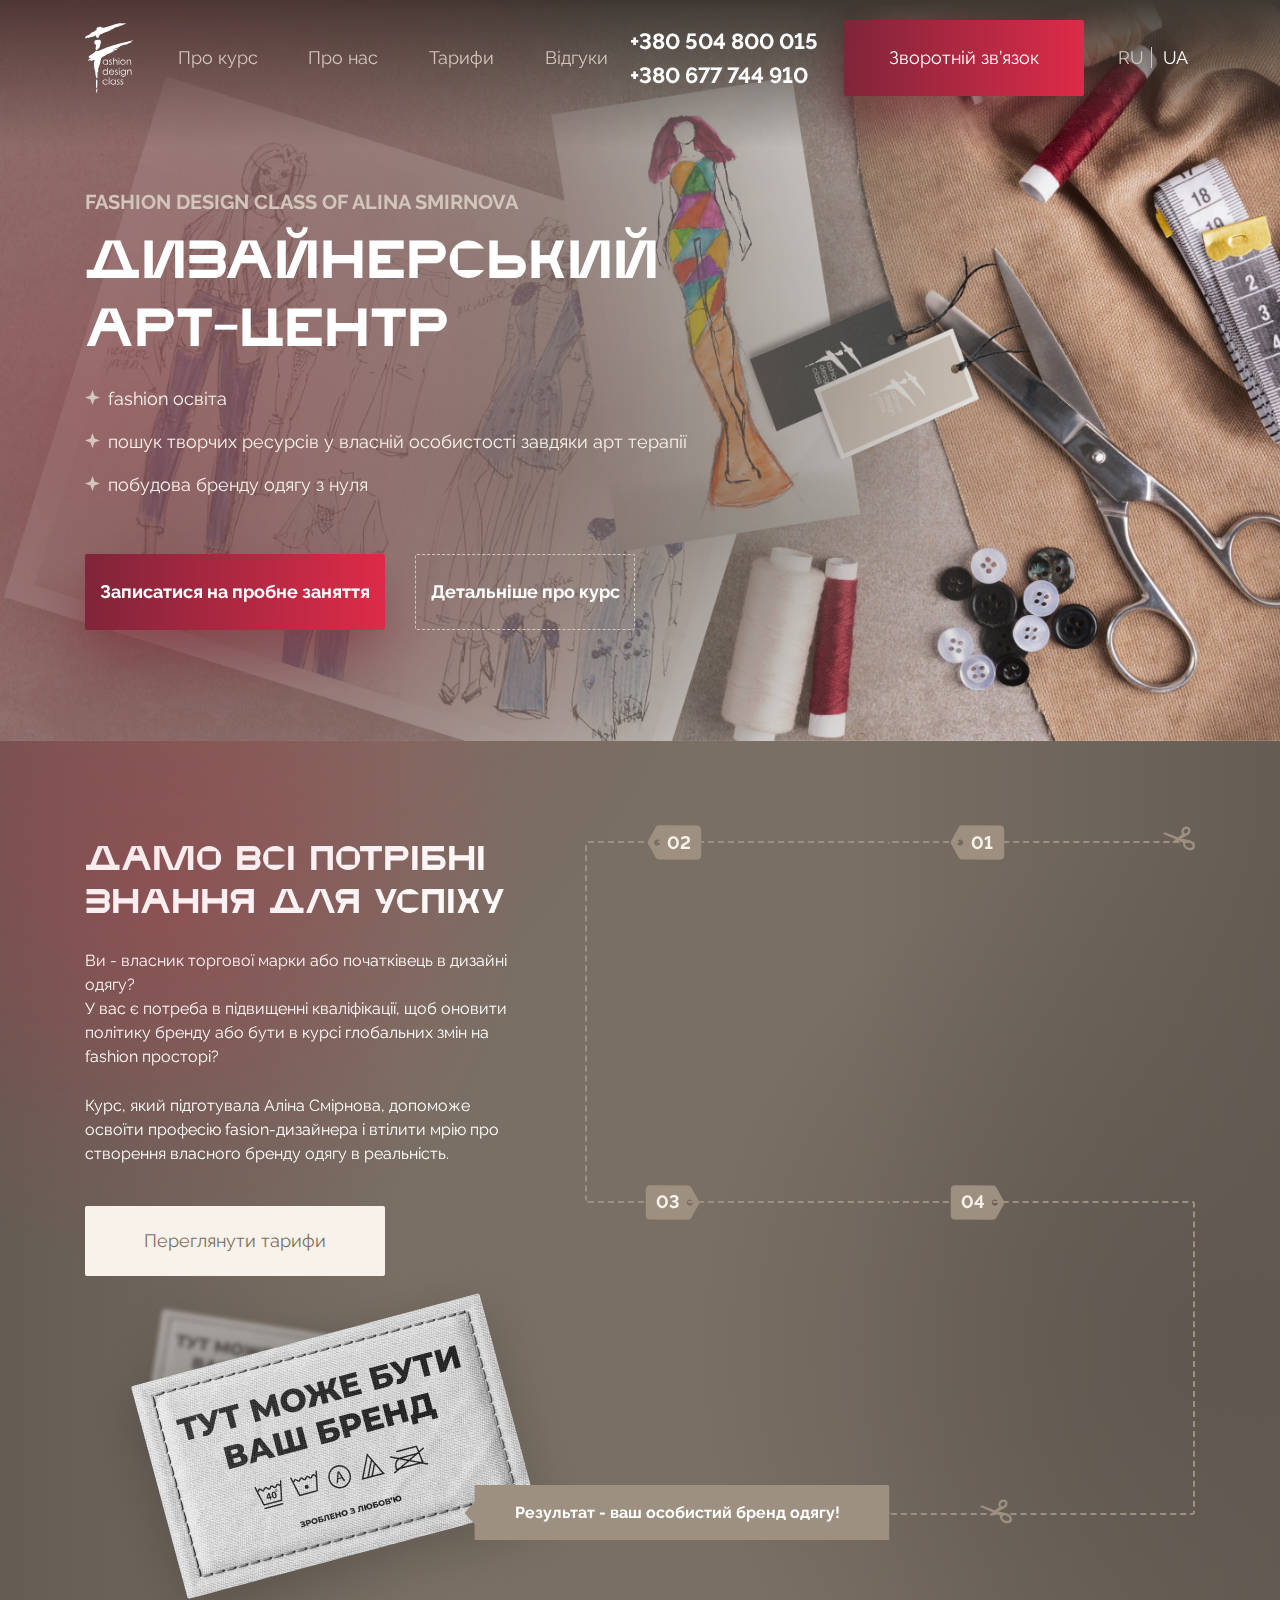
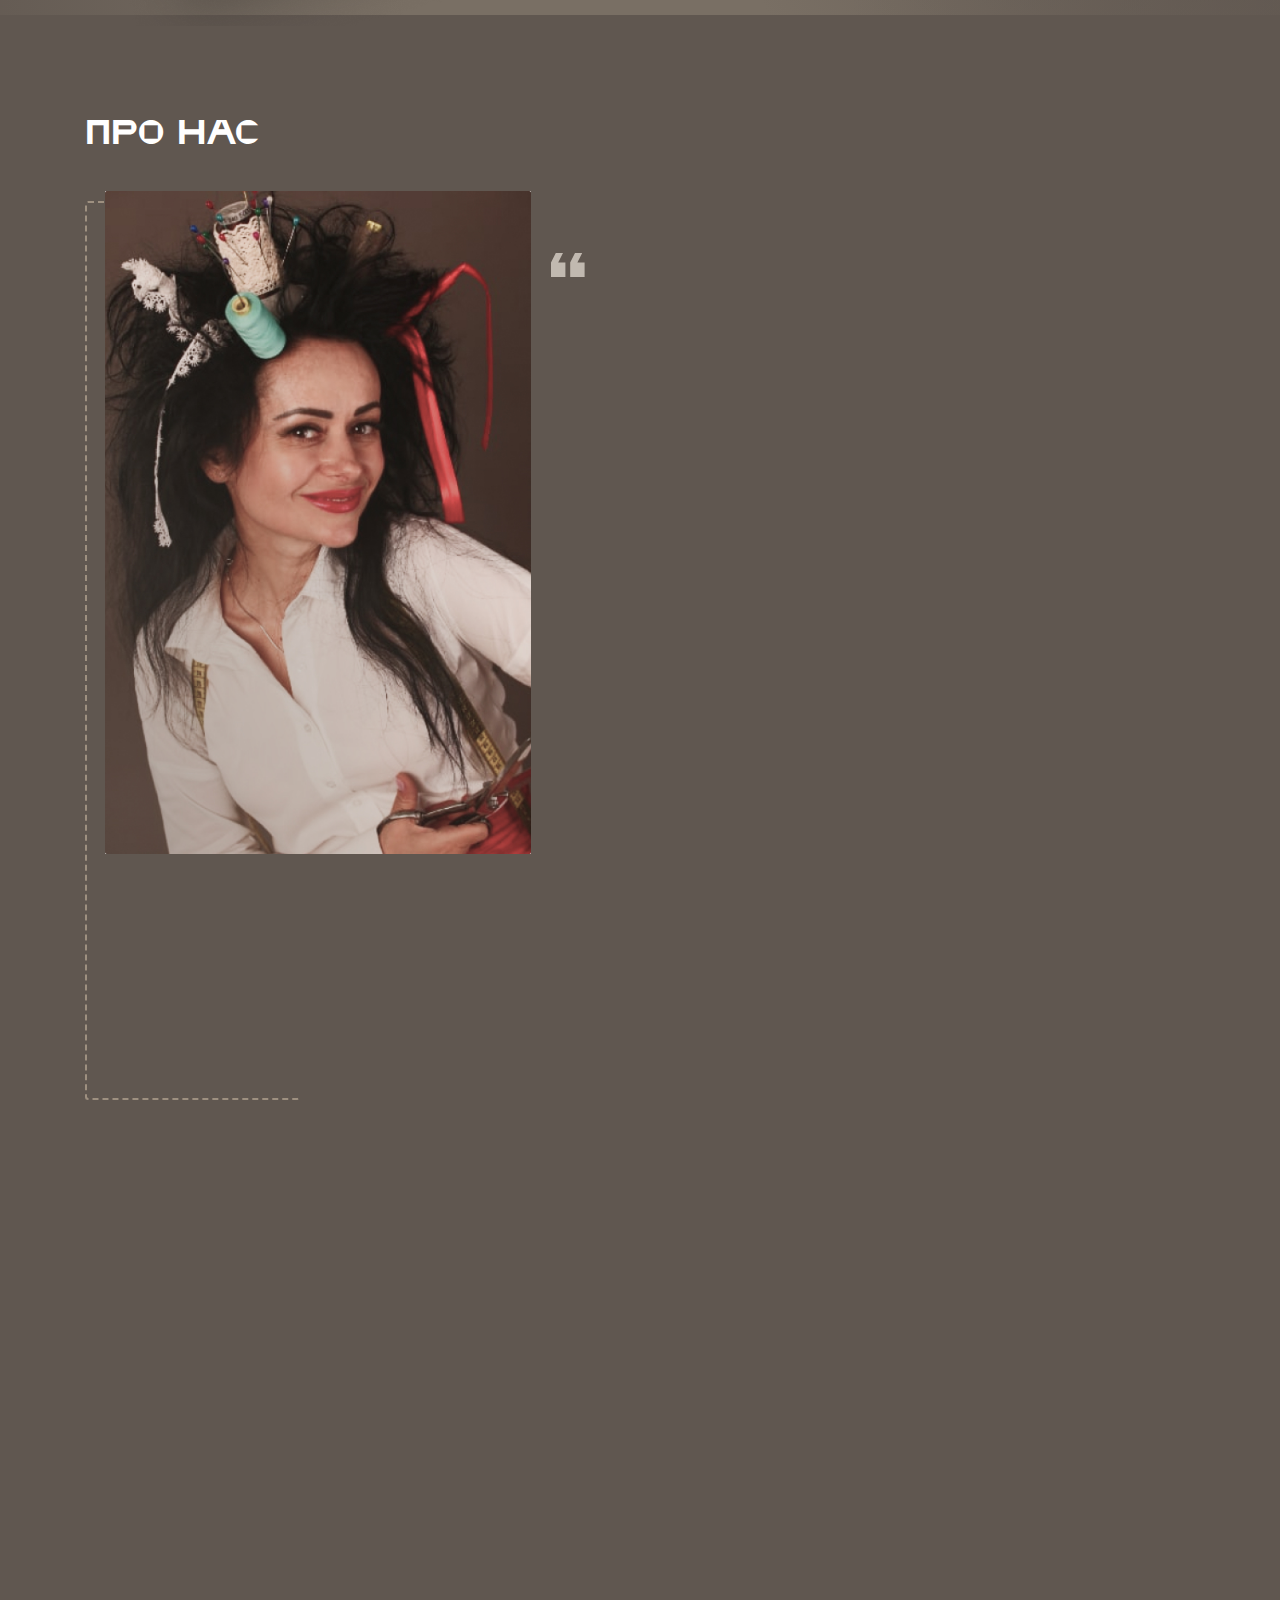
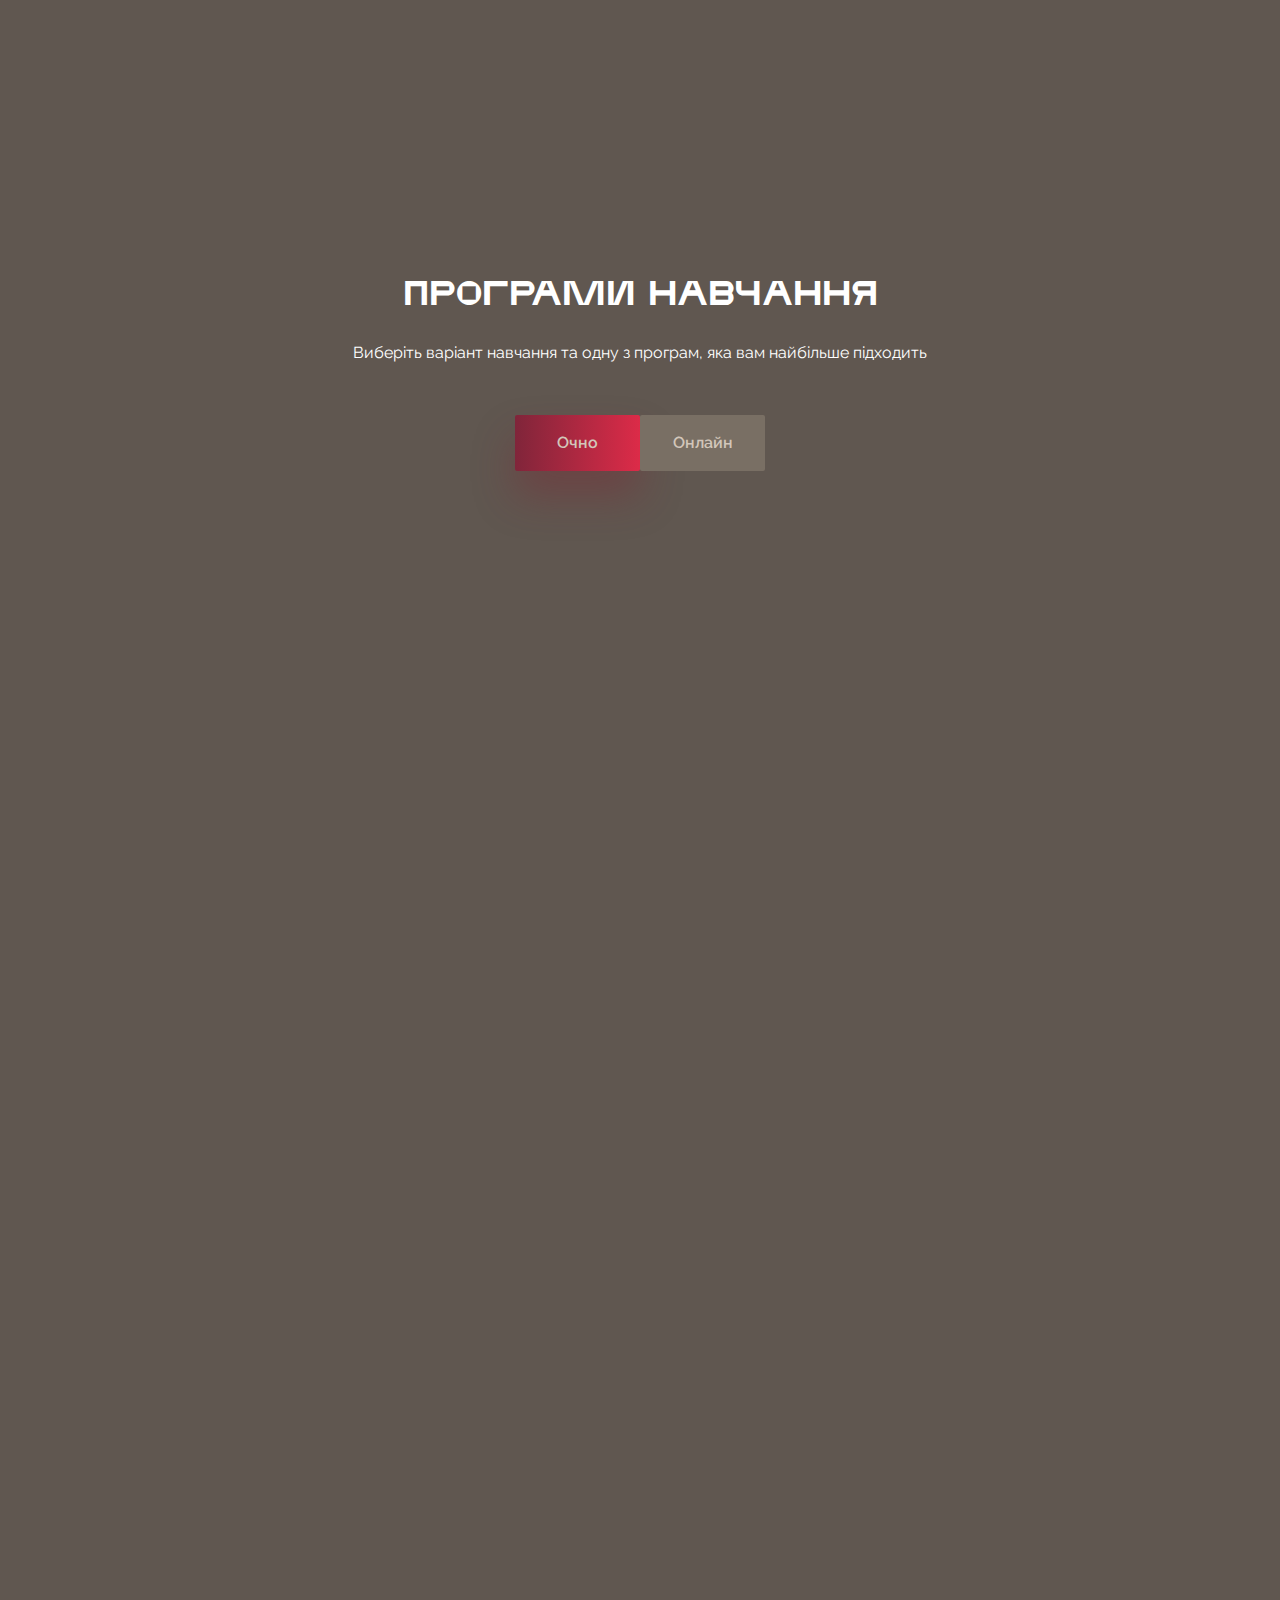
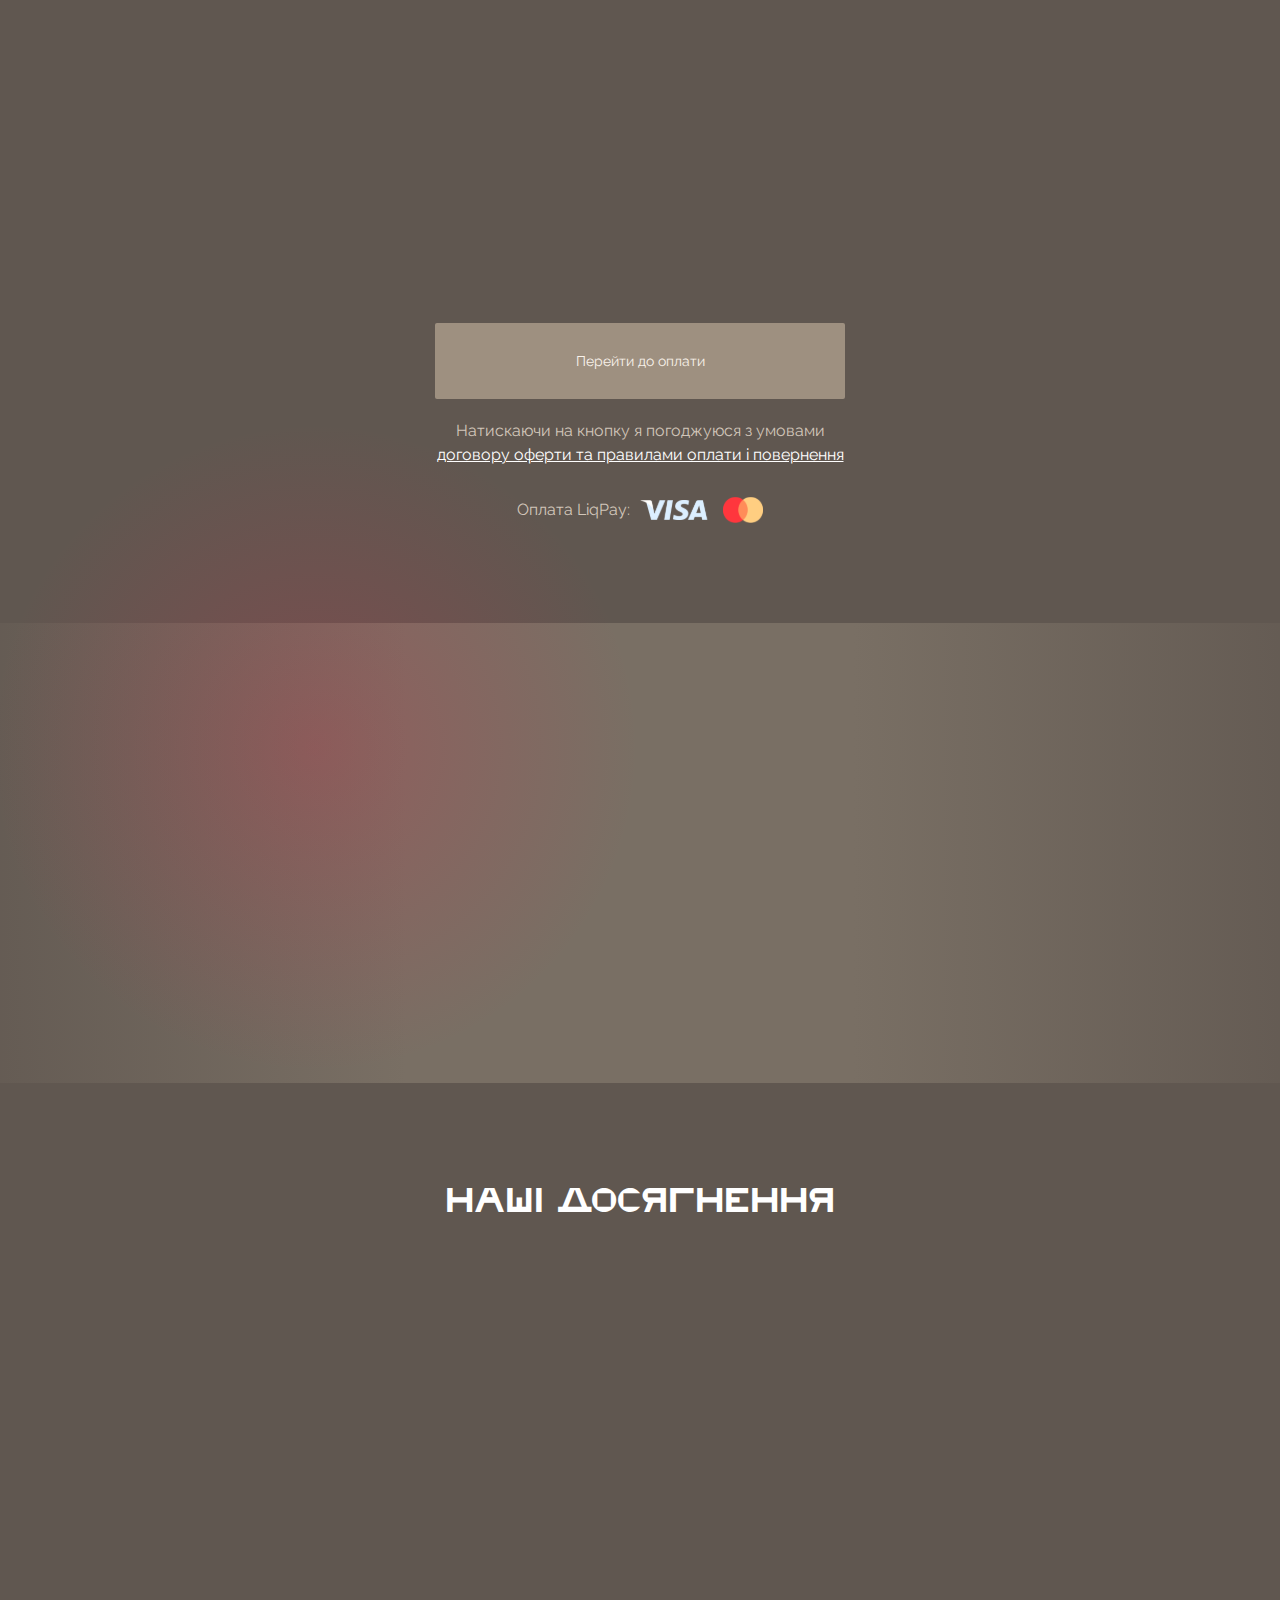
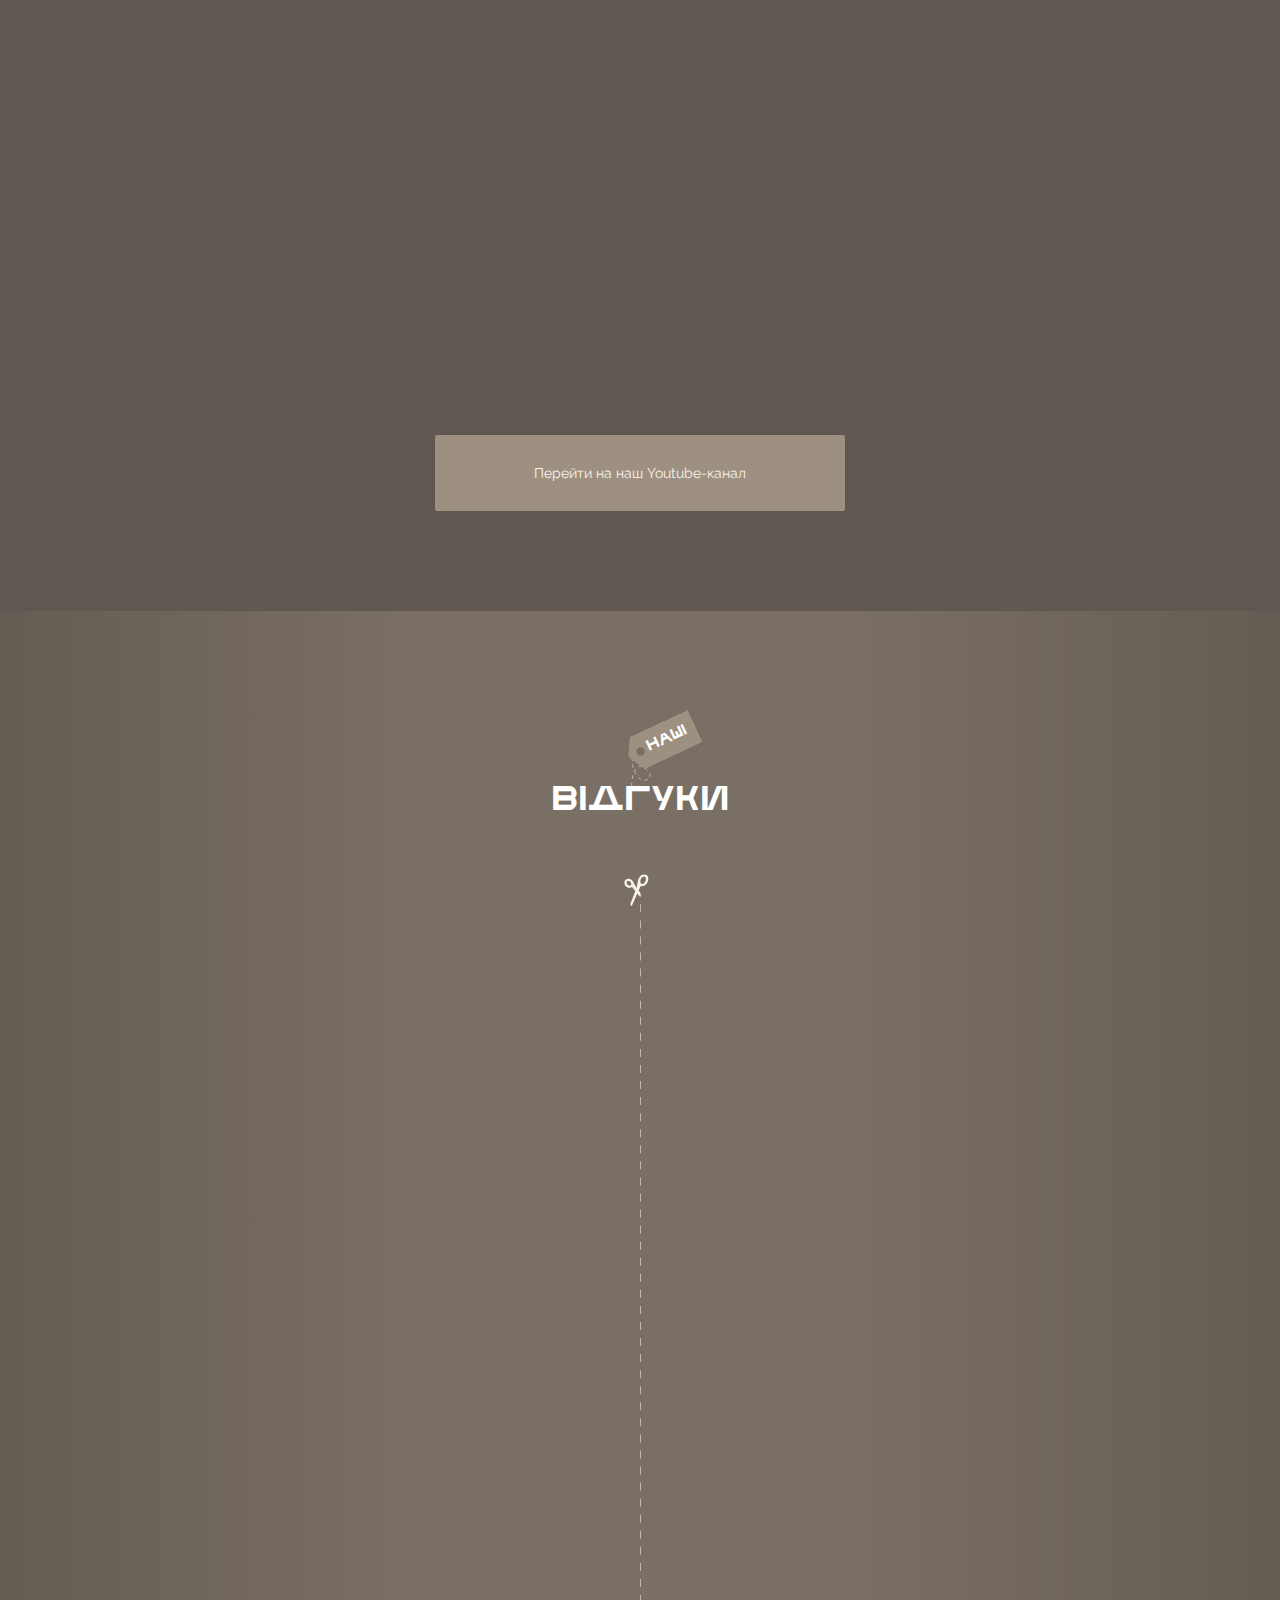
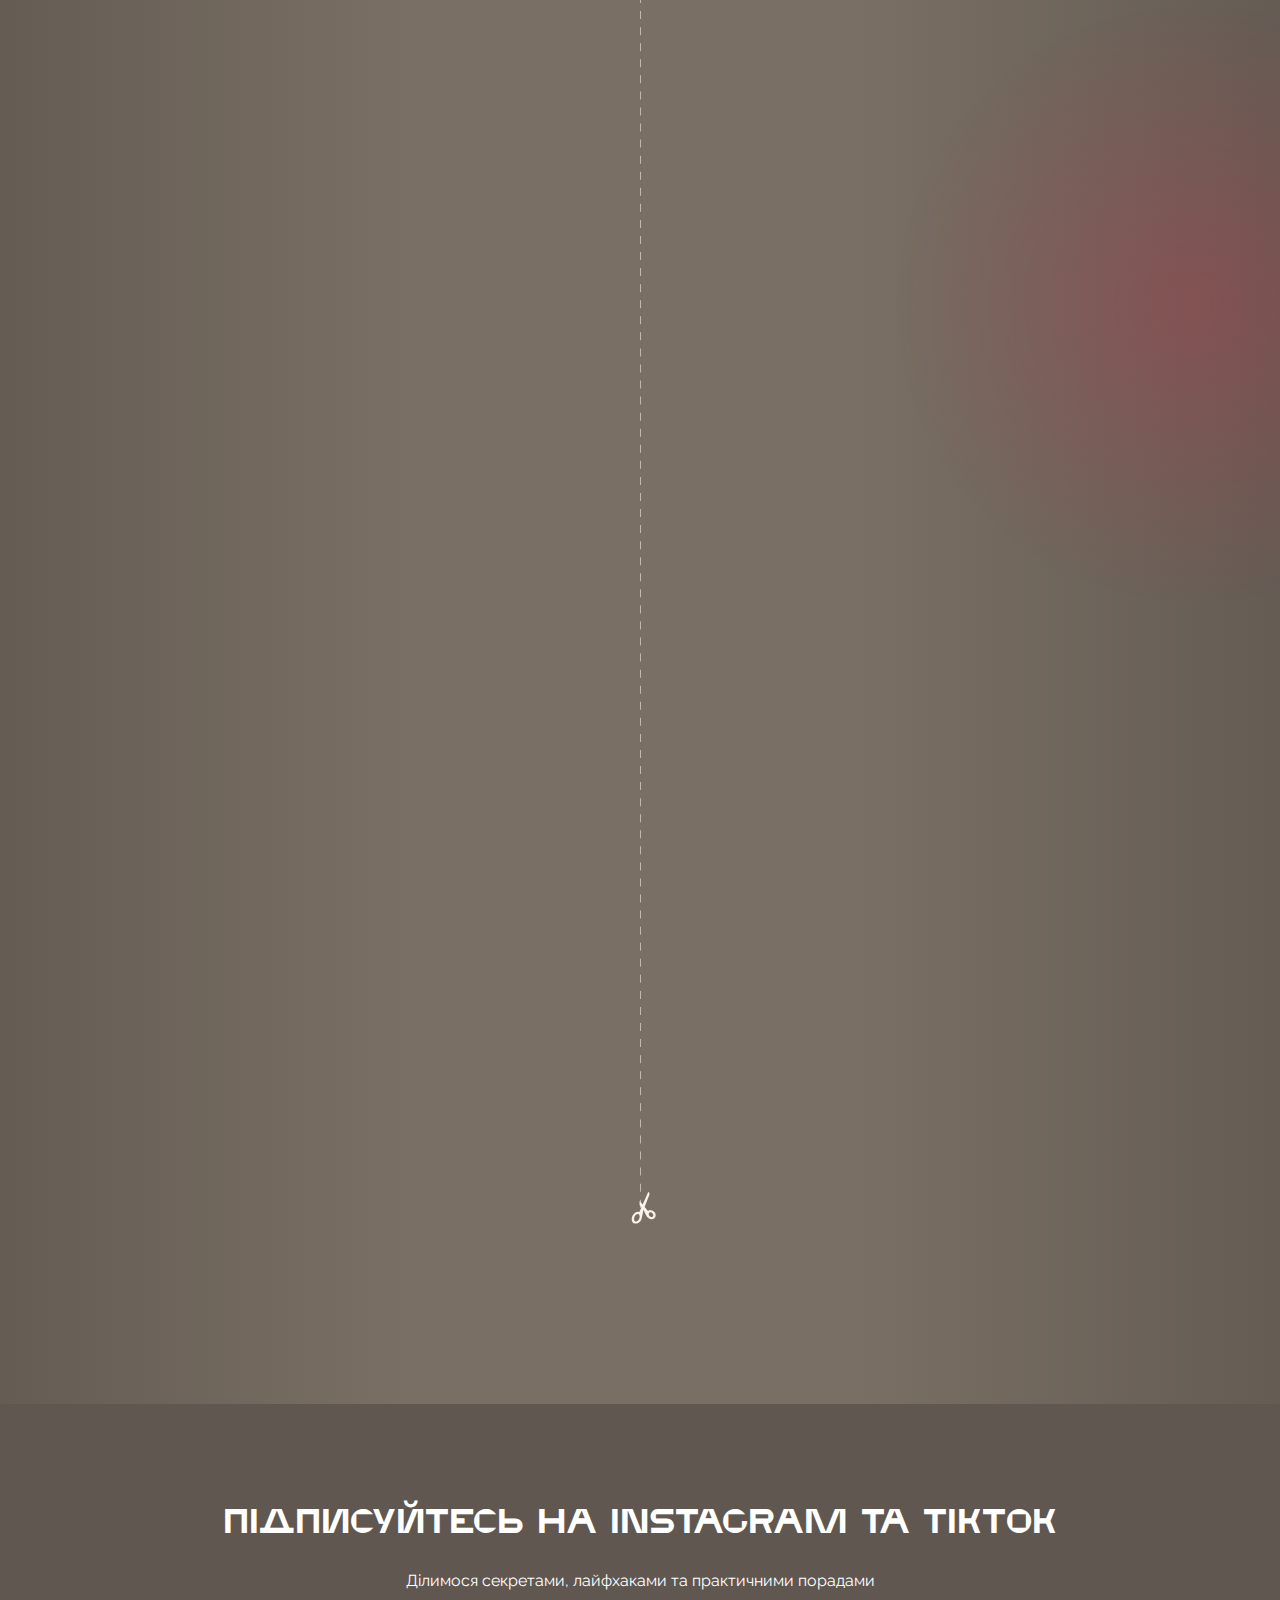
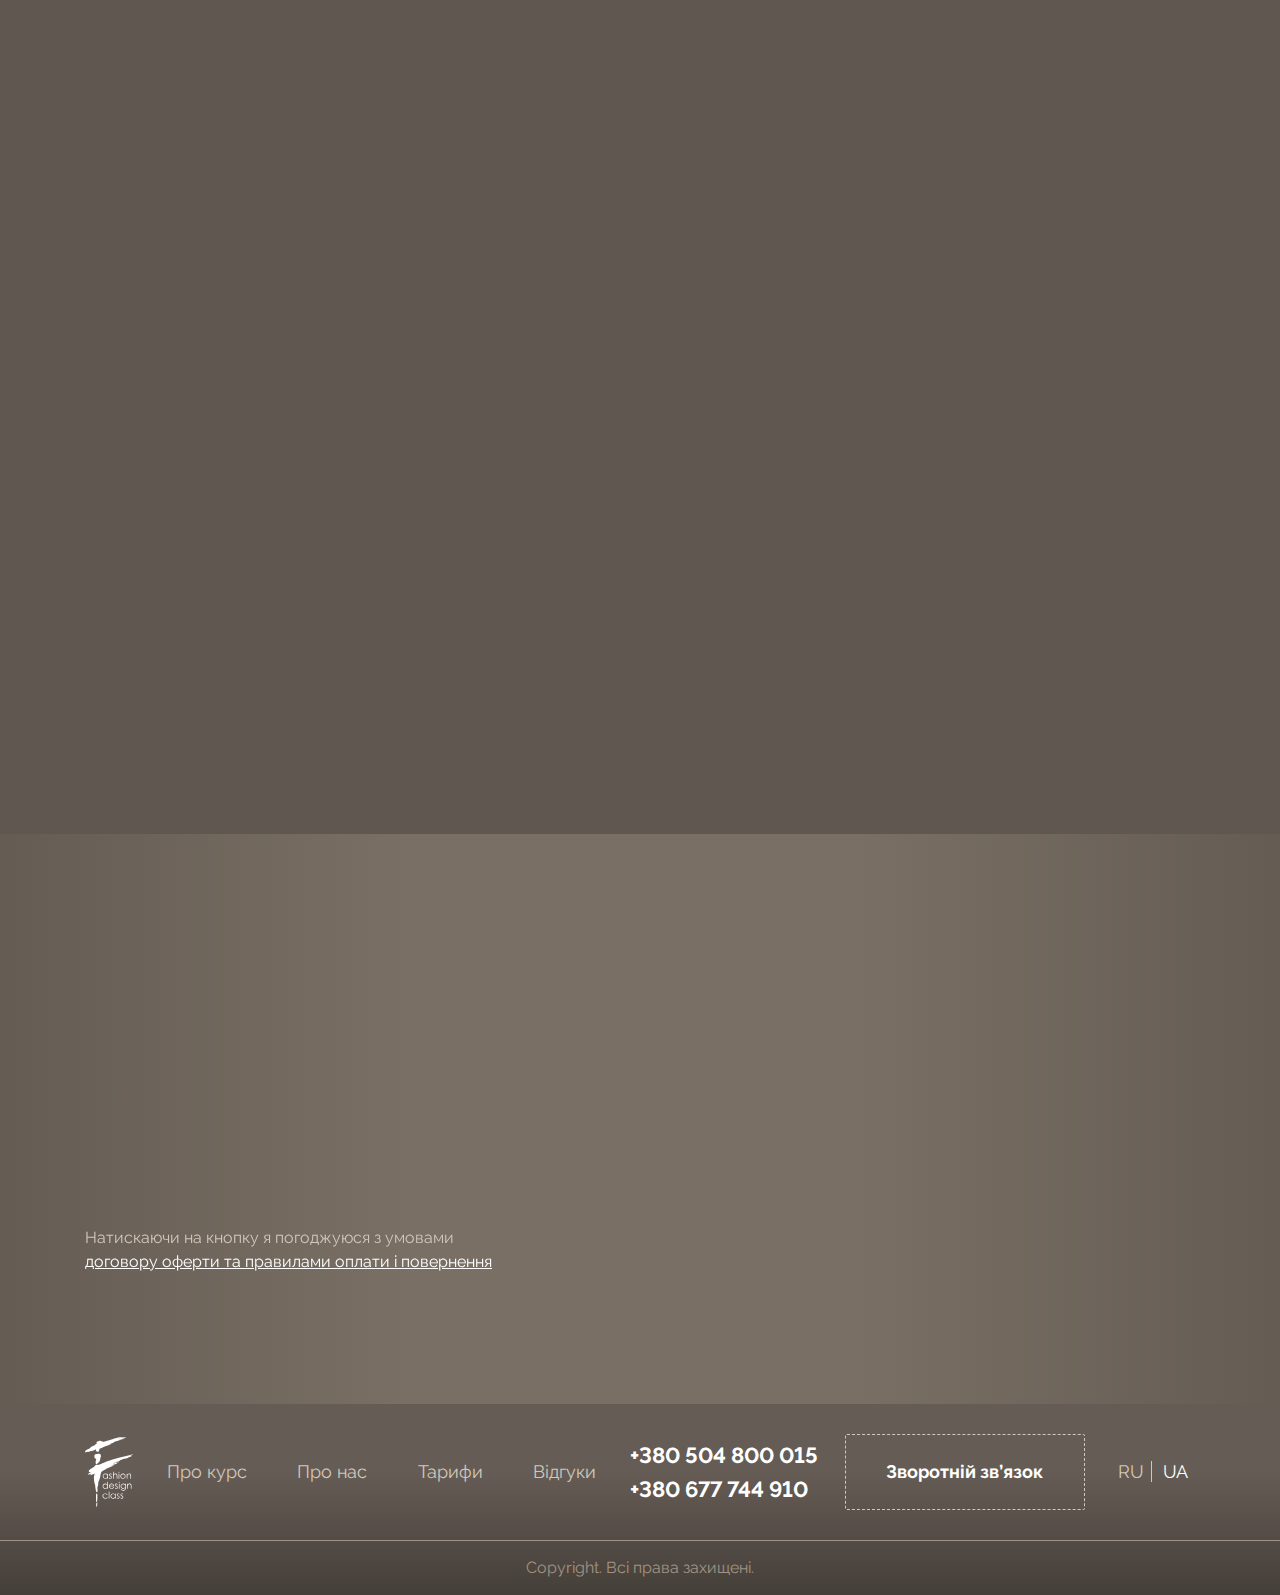
<file: index.html>
<!DOCTYPE html>
<html lang="ru">

<head>
    <meta charset="UTF-8" />
    <meta name="viewport" content="width=device-width, initial-scale=1.0, minimum-scale=1, maximum-scale=1, user-scalable=no" />
    <meta http-equiv="X-UA-Compatible" content="ie=edge" />
    <title>Fashion Design Class</title>
    <link rel="shortcut icon" type="image/png" href="img/icons/favicon.png" />

    <!-- libs -->
    <link rel="stylesheet" href="libs/aos.css" />
    <link rel="stylesheet" href="libs/bootstrap-grid.min.css" />
    <link rel="stylesheet" href="libs/jquery.fancybox.css" />
    <link rel="stylesheet" href="libs/magnific-popup.css" />
    <link rel="stylesheet" href="libs/select2.min.css" />

    <!-- css -->
    <link rel="stylesheet" href="css/reset.css" />
    <link rel="stylesheet" href="css/main.css" />

    <!-- libs -->
    <script defer src="https://ajax.googleapis.com/ajax/libs/jquery/3.5.1/jquery.min.js"></script>
    <script defer src="libs/jquery.magnific-popup.min.js"></script>
    <script defer src="libs/jquery.fancybox.min.js"></script>
    <script defer src="libs/select2.full.min.js"></script>
    <script defer src="libs/jquery.inputmask.min.js"></script>

    <!-- js -->
    <script defer src="js/custom.js"></script>
</head>

<body class="ishome">
    <div class="popup-call mfp-hide">
        <form type="POST" class="popup-call__form">
            <div class="success">
                <div class="success__title">Заявка прийнята</div>
                <div class="success__text">
                    Ваша заявка відправлена і буде розглянута найближчим часом
                </div>
            </div>
            <input type="hidden" name="project_name" value="Fashion design class" />
            <input type="hidden" name="admin_email" value="911.alina.15@gmail.com" />
            <input type="hidden" name="form_subject" value="Заявка на звонок" />
            <div class="popup-call__title h2">
                Заповніть форму зворотнього зв’язку
            </div>
            <p class="popup-call__text">Та ми передзвонимо вам найближчим часом</p>
            <input type="text" placeholder="Ваше ім’я" name="Имя" required/>
            <input type="tel" placeholder="Телефон" name="Телефон" required/>
            <button type="submit" class="btn">Відправити заявку</button>

            <p class="form-policy">
                При натисканні на кнопку "Відправити заявку" я погоджуюся з обробкою персональних даних
            </p>
        </form>
        <div class="popup-call__contacts">
            <span>Або напишіть нам:</span>
            <div class="popup-call__img">
                <a href="tg://resolve?domain=@f_d_c_school" target="_blank">
                    <img src="img/icons/tg.svg" alt="" />
                </a>
                <a href="https://wa.me/380504800015?text=Здравствуйте." target="_blank">
                    <img src="img/icons/wu.svg" alt="" />
                </a>
                <a href="viber://chat?number=%2B380504800015" target="_blank">
                    <img src="img/icons/viber.svg" alt="" />
                </a>
                <a href="https://www.facebook.com/fashion.design.class" target="_blank">
                    <img src="img/icons/fb.svg" alt="" />
                </a>
            </div>
        </div>
    </div>

    <div class="popup-application popup-application1 mfp-hide">
        <form type="POST" class="popup-application__form">
            <div class="success">
                <div class="success__title">Заявка прийнята</div>
                <div class="success__text">
                    Ваша заявка відправлена і буде розглянута найближчим часом
                </div>
            </div>
            <input type="hidden" name="project_name" value="Fashion design class" />
            <input type="hidden" name="admin_email" value="911.alina.15@gmail.com" />
            <input type="hidden" name="form_subject" value="Fashion-иллюстрация очно укр" />
            <div class="popup-application__title h2">Заповніть заявку</div>
            <p class="popup-application__text">
                Вкажіть свої дані і ми зв’яжемося з вами найближчим часом
            </p>
            <input type="text" placeholder="Ваше ім’я" name="Имя" required/>
            <input type="tel" placeholder="Телефон" name="Телефон" required/>
            <div class="box">
                <div class="popup-application__select">
                    <select class="select2" name="Мессенджер" data-placeholder=" Мессенджер">
                    <option></option>
                    <option value="Telegram">Telegram</option>
                    <option value="Viber">Viber</option>
                    <option value="WhatsApp">WhatsApp</option>
                </select>
                </div>
                <input type="text" name="Имя или телефон мессенджера" required class="popup-application__select-input" placeholder="Телефон месенджеру" />
            </div>

            <button type="submit" class="btn">Відправити заявку</button>

            <p class="form-policy">
                При натисканні на кнопку "Відправити заявку" я погоджуюся з обробкою персональних даних
            </p>
        </form>
        <div class="popup-application__contacts">
            <span>Або напишіть нам:</span>
            <div class="popup-call__img">
                <a href="tg://resolve?domain=@f_d_c_school" target="_blank">
                    <img src="img/icons/tg.svg" alt="" />
                </a>
                <a href="https://wa.me/380504800015?text=Здравствуйте." target="_blank">
                    <img src="img/icons/wu.svg" alt="" />
                </a>
                <a href="viber://chat?number=%2B380504800015" target="_blank">
                    <img src="img/icons/viber.svg" alt="" />
                </a>
                <a href="https://www.facebook.com/fashion.design.class" target="_blank">
                    <img src="img/icons/fb.svg" alt="" />
                </a>
            </div>
        </div>
    </div>

    <div class="popup-application popup-application2 mfp-hide">
        <form type="POST" class="popup-application__form">
            <div class="success">
                <div class="success__title">Заявка прийнята</div>
                <div class="success__text">
                    Ваша заявка відправлена і буде розглянута найближчим часом
                </div>
            </div>
            <input type="hidden" name="project_name" value="Fashion design class" />
            <input type="hidden" name="admin_email" value="911.alina.15@gmail.com" />
            <input type="hidden" name="form_subject" value="Владелец бренда очно укр" />
            <div class="popup-application__title h2">Заповніть заявку</div>
            <p class="popup-application__text">
                Вкажіть свої дані і ми зв’яжемося з вами найближчим часом
            </p>
            <input type="text" placeholder="Ваше ім’я" name="Имя" required/>
            <input type="tel" placeholder="Телефон" name="Телефон" required/>
            <div class="box">
                <div class="popup-application__select">
                    <select class="select2" name="Мессенджер" data-placeholder=" Мессенджер">
                    <option></option>
                    <option value="Telegram">Telegram</option>
                    <option value="Viber">Viber</option>
                    <option value="WhatsApp">WhatsApp</option>
                </select>
                </div>
                <input type="text" name="Имя или телефон мессенджера" required class="popup-application__select-input" placeholder="Телефон месенджеру" />
            </div>

            <button type="submit" class="btn">Відправити заявку</button>

            <p class="form-policy">
                При натисканні на кнопку "Відправити заявку" я погоджуюся з обробкою персональних даних
            </p>
        </form>
        <div class="popup-application__contacts">
            <span>Або напишіть нам:</span>
            <div class="popup-call__img">
                <a href="tg://resolve?domain=@f_d_c_school" target="_blank">
                    <img src="img/icons/tg.svg" alt="" />
                </a>
                <a href="https://wa.me/380504800015?text=Здравствуйте." target="_blank">
                    <img src="img/icons/wu.svg" alt="" />
                </a>
                <a href="viber://chat?number=%2B380504800015" target="_blank">
                    <img src="img/icons/viber.svg" alt="" />
                </a>
                <a href="https://www.facebook.com/fashion.design.class" target="_blank">
                    <img src="img/icons/fb.svg" alt="" />
                </a>
            </div>
        </div>
    </div>

    <div class="popup-application popup-application3 mfp-hide">
        <form type="POST" class="popup-application__form">
            <div class="success">
                <div class="success__title">Заявка прийнята</div>
                <div class="success__text">
                    Ваша заявка відправлена і буде розглянута найближчим часом
                </div>
            </div>
            <input type="hidden" name="project_name" value="Fashion design class" />
            <input type="hidden" name="admin_email" value="911.alina.15@gmail.com" />
            <input type="hidden" name="form_subject" value="Дизайнер профессионал очно укр" />
            <div class="popup-application__title h2">Заповніть заявку</div>
            <p class="popup-application__text">
                Вкажіть свої дані і ми зв’яжемося з вами найближчим часом
            </p>
            <input type="text" placeholder="Ваше ім’я" name="Имя" required/>
            <input type="tel" placeholder="Телефон" name="Телефон" required/>
            <div class="box">
                <div class="popup-application__select">
                    <select class="select2" name="Мессенджер" data-placeholder=" Мессенджер">
                    <option></option>
                    <option value="Telegram">Telegram</option>
                    <option value="Viber">Viber</option>
                    <option value="WhatsApp">WhatsApp</option>
                </select>
                </div>
                <input type="text" name="Имя или телефон мессенджера" required class="popup-application__select-input" placeholder="Телефон месенджеру" />
            </div>

            <button type="submit" class="btn">Відправити заявку</button>

            <p class="form-policy">
                При натисканні на кнопку "Відправити заявку" я погоджуюся з обробкою персональних даних
            </p>
        </form>
        <div class="popup-application__contacts">
            <span>Або напишіть нам:</span>
            <div class="popup-call__img">
                <a href="tg://resolve?domain=@f_d_c_school" target="_blank">
                    <img src="img/icons/tg.svg" alt="" />
                </a>
                <a href="https://wa.me/380504800015?text=Здравствуйте." target="_blank">
                    <img src="img/icons/wu.svg" alt="" />
                </a>
                <a href="viber://chat?number=%2B380504800015" target="_blank">
                    <img src="img/icons/viber.svg" alt="" />
                </a>
                <a href="https://www.facebook.com/fashion.design.class" target="_blank">
                    <img src="img/icons/fb.svg" alt="" />
                </a>
            </div>
        </div>
    </div>

    <div class="popup-application popup-application4 mfp-hide">
        <form type="POST" class="popup-application__form">
            <div class="success">
                <div class="success__title">Заявка прийнята</div>
                <div class="success__text">
                    Ваша заявка відправлена і буде розглянута найближчим часом
                </div>
            </div>
            <input type="hidden" name="project_name" value="Fashion design class" />
            <input type="hidden" name="admin_email" value="911.alina.15@gmail.com" />
            <input type="hidden" name="form_subject" value="Fashion-иллюстрация Онлайн укр" />
            <div class="popup-application__title h2">Заповніть заявку</div>
            <p class="popup-application__text">
                Вкажіть свої дані і ми зв’яжемося з вами найближчим часом
            </p>
            <input type="text" placeholder="Ваше ім’я" name="Имя" required/>
            <input type="tel" placeholder="Телефон" name="Телефон" required/>
            <div class="box">
                <div class="popup-application__select">
                    <select class="select2" name="Мессенджер" data-placeholder=" Мессенджер">
                    <option></option>
                    <option value="Telegram">Telegram</option>
                    <option value="Viber">Viber</option>
                    <option value="WhatsApp">WhatsApp</option>
                </select>
                </div>
                <input type="text" name="Имя или телефон мессенджера" required class="popup-application__select-input" placeholder="Телефон месенджеру" />
            </div>

            <button type="submit" class="btn">Відправити заявку</button>

            <p class="form-policy">
                При натисканні на кнопку "Відправити заявку" я погоджуюся з обробкою персональних даних
            </p>
        </form>
        <div class="popup-application__contacts">
            <span>Або напишіть нам:</span>
            <div class="popup-call__img">
                <a href="tg://resolve?domain=@f_d_c_school" target="_blank">
                    <img src="img/icons/tg.svg" alt="" />
                </a>
                <a href="https://wa.me/380504800015?text=Здравствуйте." target="_blank">
                    <img src="img/icons/wu.svg" alt="" />
                </a>
                <a href="viber://chat?number=%2B380504800015" target="_blank">
                    <img src="img/icons/viber.svg" alt="" />
                </a>
                <a href="https://www.facebook.com/fashion.design.class" target="_blank">
                    <img src="img/icons/fb.svg" alt="" />
                </a>
            </div>
        </div>
    </div>

    <div class="popup-application popup-application5 mfp-hide">
        <form type="POST" class="popup-application__form">
            <div class="success">
                <div class="success__title">Заявка прийнята</div>
                <div class="success__text">
                    Ваша заявка відправлена і буде розглянута найближчим часом
                </div>
            </div>
            <input type="hidden" name="project_name" value="Fashion design class" />
            <input type="hidden" name="admin_email" value="911.alina.15@gmail.com" />
            <input type="hidden" name="form_subject" value="Владелец бренда Онлайн укр" />
            <div class="popup-application__title h2">Заповніть заявку</div>
            <p class="popup-application__text">
                Вкажіть свої дані і ми зв’яжемося з вами найближчим часом
            </p>
            <input type="text" placeholder="Ваше ім’я" name="Имя" required/>
            <input type="tel" placeholder="Телефон" name="Телефон" required/>
            <div class="box">
                <div class="popup-application__select">
                    <select class="select2" name="Мессенджер" data-placeholder=" Мессенджер">
                    <option></option>
                    <option value="Telegram">Telegram</option>
                    <option value="Viber">Viber</option>
                    <option value="WhatsApp">WhatsApp</option>
                </select>
                </div>
                <input type="text" name="Имя или телефон мессенджера" required class="popup-application__select-input" placeholder="Телефон месенджеру" />
            </div>

            <button type="submit" class="btn">Відправити заявку</button>

            <p class="form-policy">
                При натисканні на кнопку "Відправити заявку" я погоджуюся з обробкою персональних даних
            </p>
        </form>
        <div class="popup-application__contacts">
            <span>Або напишіть нам:</span>
            <div class="popup-call__img">
                <a href="tg://resolve?domain=@f_d_c_school" target="_blank">
                    <img src="img/icons/tg.svg" alt="" />
                </a>
                <a href="https://wa.me/380504800015?text=Здравствуйте." target="_blank">
                    <img src="img/icons/wu.svg" alt="" />
                </a>
                <a href="viber://chat?number=%2B380504800015" target="_blank">
                    <img src="img/icons/viber.svg" alt="" />
                </a>
                <a href="https://www.facebook.com/fashion.design.class" target="_blank">
                    <img src="img/icons/fb.svg" alt="" />
                </a>
            </div>
        </div>
    </div>

    <div class="popup-application popup-application6 mfp-hide">
        <form type="POST" class="popup-application__form">
            <div class="success">
                <div class="success__title">Заявка прийнята</div>
                <div class="success__text">
                    Ваша заявка відправлена і буде розглянута найближчим часом
                </div>
            </div>
            <input type="hidden" name="project_name" value="Fashion design class" />
            <input type="hidden" name="admin_email" value="911.alina.15@gmail.com" />
            <input type="hidden" name="form_subject" value="Дизайнер профессионал Онлайн укр" />
            <div class="popup-application__title h2">Заповніть заявку</div>
            <p class="popup-application__text">
                Вкажіть свої дані і ми зв’яжемося з вами найближчим часом
            </p>
            <input type="text" placeholder="Ваше ім’я" name="Имя" required/>
            <input type="tel" placeholder="Телефон" name="Телефон" required/>
            <div class="box">
                <div class="popup-application__select">
                    <select class="select2" name="Мессенджер" data-placeholder=" Мессенджер">
                    <option></option>
                    <option value="Telegram">Telegram</option>
                    <option value="Viber">Viber</option>
                    <option value="WhatsApp">WhatsApp</option>
                </select>
                </div>
                <input type="text" name="Имя или телефон мессенджера" required class="popup-application__select-input" placeholder="Телефон месенджеру" />
            </div>

            <button type="submit" class="btn">Відправити заявку</button>

            <p class="form-policy">
                При натисканні на кнопку "Відправити заявку" я погоджуюся з обробкою персональних даних
            </p>
        </form>
        <div class="popup-application__contacts">
            <span>Або напишіть нам:</span>
            <div class="popup-call__img">
                <a href="tg://resolve?domain=@f_d_c_school" target="_blank">
                    <img src="img/icons/tg.svg" alt="" />
                </a>
                <a href="https://wa.me/380504800015?text=Здравствуйте." target="_blank">
                    <img src="img/icons/wu.svg" alt="" />
                </a>
                <a href="viber://chat?number=%2B380504800015" target="_blank">
                    <img src="img/icons/viber.svg" alt="" />
                </a>
                <a href="https://www.facebook.com/fashion.design.class" target="_blank">
                    <img src="img/icons/fb.svg" alt="" />
                </a>
            </div>
        </div>
    </div>

    <div class="popup-application popup-application7 mfp-hide">
        <form type="POST" class="popup-application__form">
            <div class="success">
                <div class="success__title">Заявка прийнята</div>
                <div class="success__text">
                    Ваша заявка відправлена і буде розглянута найближчим часом
                </div>
            </div>
            <input type="hidden" name="project_name" value="Fashion design class" />
            <input type="hidden" name="admin_email" value="911.alina.15@gmail.com" />
            <input type="hidden" name="form_subject" value="Заявка на бесплатный вебинар (Главный экран) укр" />
            <div class="popup-application__title h2">Заповніть заявку</div>
            <p class="popup-application__text">
                Вкажіть свої дані і ми зв’яжемося з вами найближчим часом
            </p>
            <input type="text" placeholder="Ваше ім’я" name="Имя" required/>
            <input type="tel" placeholder="Телефон" name="Телефон" required/>
            <div class="box">
                <div class="popup-application__select">
                    <select class="select2" name="Мессенджер" data-placeholder=" Мессенджер">
                    <option></option>
                    <option value="Telegram">Telegram</option>
                    <option value="Viber">Viber</option>
                    <option value="WhatsApp">WhatsApp</option>
                </select>
                </div>
                <input type="text" name="Имя или телефон мессенджера" required class="popup-application__select-input" placeholder="Телефон месенджеру" />
            </div>

            <button type="submit" class="btn">Відправити заявку</button>

            <p class="form-policy">
                При натисканні на кнопку "Відправити заявку" я погоджуюся з обробкою персональних даних
            </p>
        </form>
        <div class="popup-application__contacts">
            <span>Або напишіть нам:</span>
            <div class="popup-call__img">
                <a href="tg://resolve?domain=@f_d_c_school" target="_blank">
                    <img src="img/icons/tg.svg" alt="" />
                </a>
                <a href="https://wa.me/380504800015?text=Здравствуйте." target="_blank">
                    <img src="img/icons/wu.svg" alt="" />
                </a>
                <a href="viber://chat?number=%2B380504800015" target="_blank">
                    <img src="img/icons/viber.svg" alt="" />
                </a>
                <a href="https://www.facebook.com/fashion.design.class" target="_blank">
                    <img src="img/icons/fb.svg" alt="" />
                </a>
            </div>
        </div>
    </div>

    <div class="popup-application popup-application8 mfp-hide">
        <form type="POST" class="popup-application__form">
            <div class="success">
                <div class="success__title">Заявка прийнята</div>
                <div class="success__text">
                    Ваша заявка відправлена і буде розглянута найближчим часом
                </div>
            </div>
            <input type="hidden" name="project_name" value="Fashion design class" />
            <input type="hidden" name="admin_email" value="911.alina.15@gmail.com" />
            <input type="hidden" name="form_subject" value="Заявка на бесплатный вебинар укр" />
            <div class="popup-application__title h2">Заповніть заявку</div>
            <p class="popup-application__text">
                Вкажіть свої дані і ми зв’яжемося з вами найближчим часом
            </p>
            <input type="text" placeholder="Ваше ім’я" name="Имя" required/>
            <input type="tel" placeholder="Телефон" name="Телефон" required/>
            <div class="box">
                <div class="popup-application__select">
                    <select class="select2" name="Мессенджер" data-placeholder=" Мессенджер">
                    <option></option>
                    <option value="Telegram">Telegram</option>
                    <option value="Viber">Viber</option>
                    <option value="WhatsApp">WhatsApp</option>
                </select>
                </div>
                <input type="text" name="Имя или телефон мессенджера" required class="popup-application__select-input" placeholder="Телефон месенджеру" />
            </div>

            <button type="submit" class="btn">Відправити заявку</button>

            <p class="form-policy">
                При натисканні на кнопку "Відправити заявку" я погоджуюся з обробкою персональних даних
            </p>
        </form>
        <div class="popup-application__contacts">
            <span>Або напишіть нам:</span>
            <div class="popup-call__img">
                <a href="tg://resolve?domain=@f_d_c_school" target="_blank">
                    <img src="img/icons/tg.svg" alt="" />
                </a>
                <a href="https://wa.me/380504800015?text=Здравствуйте." target="_blank">
                    <img src="img/icons/wu.svg" alt="" />
                </a>
                <a href="viber://chat?number=%2B380504800015" target="_blank">
                    <img src="img/icons/viber.svg" alt="" />
                </a>
                <a href="https://www.facebook.com/fashion.design.class" target="_blank">
                    <img src="img/icons/fb.svg" alt="" />
                </a>
            </div>
        </div>
    </div>

    <div class="popup-application popup-application9 mfp-hide">
        <form type="POST" class="popup-payment__form">

            <input type="hidden" name="project_name" value="Fashion design class" />
            <input type="hidden" name="admin_email" value="911.alina.15@gmail.com" />
            <input type="hidden" name="form_subject" value="Заявка на оплату" />
            <div class="popup-call__title h2">
                Заповніть заявку оплати
            </div>
            <p class="popup-call__text">Вкажіть свої персональні дані</p>
            <input type="text" placeholder="Ваше ім’я" name="Имя" required/>
            <input type="tel" placeholder="Телефон" name="Телефон" required/>
            <input type="email" placeholder="Электронна пошта" name="E-mail" required/>
            <button type="submit" class="btn">Відправити заявку</button>

            <p class="form-policy">
                Натискаючи на кнопку я погоджуюся з умовами <br>
                <a href="docs/oferta.pdf" target="_blank">договору оферти та правилами оплати і повернення</a>
            </p>
        </form>
    </div>

    <section class="main">
        <header class="header">
            <div class="container">
                <div class="header__inner">
                    <div class="header-burger">
                        <span></span>
                        <span></span>
                        <span></span>
                    </div>

                    <div class="header-logo">
                        <a href="#" class="header-logo__link">
                            <img src="img/icons/logo.svg" alt="логотип" />
                        </a>
                    </div>

                    <div class="header-right">
                        <a href="tel:+380677744910" class="header-call">
                        +380 677 744 910
                    </a>

                        <a href="ru.html" class="header-language">
                        RU
                    </a>
                    </div>

                    <nav class="header-nav">
                        <a href="#plan" class="header-nav__link">Про курс</a>
                        <a href="#about" class="header-nav__link">Про нас</a>
                        <a href="#programs" class="header-nav__link">Тарифи</a>
                        <a href="#reviews" class="header-nav__link">Відгуки</a>
                    </nav>
                    <div class="header-contacts">
                        <div class="header-tel">
                            <a href="tel:+380687456623" class="header-tel__link">
                            +380 504 800 015
                        </a>
                            <a href="tel:+380677744910" class="header-tel__link">
                            +380 677 744 910
                        </a>
                        </div>
                        <a href=".popup-call" class="header-feedback btn magnific-popup">
                        Зворотній зв’язок
                    </a>
                        <div class="header-lang">
                            <a href="ru.html" class="header-lang__item">RU</a>
                            <a href="#" class="header-lang__item _active">UA</a>
                        </div>
                    </div>
                </div>
            </div>
        </header>
        <div class="header-dropdown">
            <div class="container">
                <div class="header-dropdown__inner">
                    <nav class="header-dropdown__nav">
                        <a href="#plan" class="header-dropdown__link">Про курс</a>
                        <a href="#about" class="header-dropdown__link">Про нас</a>
                        <a href="#programs" class="header-dropdown__link">Тарифи</a>
                        <a href="#reviews" class="header-dropdown__link">Відгуки</a>
                    </nav>
                    <div class="header-dropdown__contacts">
                        <a href="tel:+380687456623" class="header-dropdown__tel">
                        +380 504 800 015
                    </a>
                        <a href="tel:+380677744910" class="header-dropdown__tel">
                        +380 677 744 910
                    </a>

                        <a href=".popup-application8" class="magnific-popup header-dropdown__request btn">
                        Залишити заявку
                    </a>
                        <div class="header-lang">
                            <a href="ru.html" class="header-lang__item">RU</a>
                            <a href="#" class="header-lang__item _active">UA</a>
                        </div>
                    </div>
                </div>
            </div>
        </div>
        <div class="main-content">
            <div class="container" data-aos="fade-right">
                <p class="main__subtitle">Fashion design class of Alina Smirnova</p>
                <h1 class="h1 main__title">дизайнерський арт-центр</h1>
                <ul class="main__features">
                    <li class="main__features-item">
                        fashion освіта
                    </li>
                    <li class="main__features-item">
                        пошук творчих ресурсів у власній особистості завдяки арт терапії
                    </li>
                    <li class="main__features-item">
                        побудова бренду одягу з нуля
                    </li>
                </ul>
                <div class="main__btns">
                    <a href=".popup-application7" class="main__btns-request magnific-popup btn">
                    Записатися на пробне заняття
                </a>
                    <a href="#programs" class="main__btns-more dashed-btn">Детальніше про курс</a>
                </div>
            </div>
        </div>
    </section>

    <section class="plan" id="plan">
        <div class="container">
            <div class="plan-wrapper">
                <div class="plan-content" data-aos="fade-up" data-aos-delay="300">
                    <h2 class="h2 plan-content__title">
                        Дамо всі потрібні знання для успіху
                    </h2>
                    <p class="plan-content__text">
                        Ви - власник торгової марки або початківець в дизайні одягу?
                    </p>
                    <p class="plan-content__text">
                        У вас є потреба в підвищенні кваліфікації, щоб оновити політику бренду або бути в курсі глобальних змін на fashion просторі?
                    </p>
                    <p class="plan-content__text">
                        Курс, який підготувала Аліна Смірнова, допоможе освоїти професію fasion-дизайнера і втілити мрію про створення власного бренду одягу в реальність.
                    </p>
                    <a href="#programs" class="plan-content__btn">Переглянути тарифи</a>

                    <img src="img/plan.png" alt="" />
                    <img src="img/plan2.png" alt="" />
                </div>
                <div class="plan-features">
                    <div class="plan-item">
                        <div class="plan-item__number">
                            <span>02</span>
                        </div>
                        <p class="plan-item__title" data-aos="fade-up" data-aos-delay="300">
                            Розберемо, як успішно почати своє виробництво
                        </p>
                        <p class="plan-item__text" data-aos="fade-up" data-aos-delay="300">
                            Проаналізуємо можливі помилки, розберемо як їх уникнути і досягти успіху своїми силами. Ви зможете почати своє виробництво з малих витрат і без критичних помилок.
                        </p>
                    </div>
                    <div class="plan-item">
                        <div class="plan-item__number">
                            <span>01</span>
                        </div>
                        <p class="plan-item__title" data-aos="fade-up" data-aos-delay="100">
                            Допоможемо освоїти основи fashion-бізнесу
                        </p>
                        <p class="plan-item__text" data-aos="fade-up" data-aos-delay="100">
                            Навчимо професійно проектувати колекції, естетично оформляти ескізи та прогнозувати тренди, щоб випереджати конкурентів.
                        </p>
                    </div>
                    <div class="plan-item">
                        <div class="plan-item__number">
                            <span>03</span>
                        </div>
                        <p class="plan-item__title" data-aos="fade-up" data-aos-delay="300">
                            Наповнимо ваші проекти унікальними ідеями
                        </p>
                        <p class="plan-item__text" data-aos="fade-up" data-aos-delay="300">
                            Дізнаєтесь, як сформувати концепт своїх робіт і бренду в цілому. Отримаєте впевненість у своїх силах і актуальності ідей.
                        </p>
                    </div>
                    <div class="plan-item">
                        <div class="plan-item__number">
                            <span>04</span>
                        </div>
                        <p class="plan-item__title" data-aos="fade-up" data-aos-delay="700">
                            Заснування своєї торгової марки
                        </p>
                        <p class="plan-item__text" data-aos="fade-up" data-aos-delay="700">
                            Отримайте всі необхідні знання, щоб самостійно відкрити свій бренд або розвинути його до комерційно успішного рівня.
                        </p>
                    </div>
                    <div class="plan-result">
                        <span class="plan-result__text">
								Результат - ваш особистий бренд одягу!
							</span>
                    </div>
                    <div class="plan-img">
                        <div class="plan-img-box">
                            <img src="img/plan.png" alt="" />
                            <img src="img/plan2.png" alt="" />
                        </div>
                    </div>
                </div>
            </div>
        </div>
    </section>

    <section class="about" id="about">
        <div class="container">
            <h2 class="h2 about__title">Про нас</h2>
            <div class="about-wrapper">
                <div class="about__img">
                    <img src="img/about.jpg" alt="Фото" />
                </div>
                <div class="about__content">
                    <h3 class="h3 about__content-title" data-aos="fade-up" data-aos-delay="300">
                        Ваш викладач
                    </h3>
                    <div class="about__content-textbox">
                        <p class="about__content-text" data-aos="fade-up" data-aos-delay="300">
                            Сучасні пропозиції з навчання обіцяють започаткувати прибуткову справу одразу після навчання та отримувати прибуток майже без вкладань.
                        </p>
                        <p class="about__content-text" data-aos="fade-up" data-aos-delay="300">
                            Але Будь-який бізнес потребує як матеріальних, так і фізичних затрат. А ось як грамотно їх росподілити і запобігти помилкам – це головна задача викладача.
                        </p>
                        <p class="about__content-text" data-aos="fade-up" data-aos-delay="300">
                            Мій 20-ти річний шлях в професії дозволив скласти унікальну програму навчання для студентів з різним рівнем підготовки. Моя головна задача - навчити студентів створювати гарний продукт і успішно його реалізувати.
                        </p>
                        <div class="about__content-row" data-aos="fade-up" data-aos-delay="300">
                            <div class="about__content-item">
                                <span class="about__content-number">5 років</span>
                                <span class="about__content-caption">Школі дизайнерів</span>
                            </div>
                            <div class="about__content-item">
                                <span class="about__content-number">300 чоловік</span>
                                <span class="about__content-caption">
										кількість випускників
									</span>
                            </div>
                        </div>
                        <div class="about__content-row" data-aos="fade-up" data-aos-delay="300">
                            <div class="about__content-item">
                                <span class="about__content-number">5 показів</span>
                                <span class="about__content-caption">
										з них - один у Мілані
									</span>
                            </div>
                            <div class="about__content-item">
                                <span class="about__content-number">50 коллекцій</span>
                                <span class="about__content-caption">нами розроблено</span>
                            </div>
                        </div>
                        <div class="about__author" data-aos="fade-up" data-aos-delay="300">
                            <div class="about__author-text">
                                <div class="about__author-title">Аліна Смірнова</div>
                                <div class="about__author-subtitle">
                                    Засновник школи дизайнерів одягу, дизайнер з 20-ти річним досвідом у педагогічній діяльності, швейній галузі і дизайні одягу
                                </div>
                            </div>
                            <div class="about__author-sign">
                                <img src="img/icons/sign.svg" alt="" />
                            </div>
                        </div>
                    </div>
                </div>
            </div>
            <div class="about-features" data-aos="fade-up" data-aos-delay="300">
                <div class="about-features__itembox">
                    <div class="about-features__item">
                        <div class="about-features__number">
                            <span>1994</span>
                        </div>
                        <div class="about-features__title">Початок освоєння професії</div>
                        <div class="about-features__text">
                            Виготовлення виробів за індивідуальними замовленнями клієнтів.
                        </div>
                    </div>
                </div>
                <div class="about-features__itembox">
                    <div class="about-features__item">
                        <div class="about-features__number">
                            <span>1998</span>
                        </div>
                        <div class="about-features__title">
                            Організація власного виробництва
                        </div>
                        <div class="about-features__text">
                            Організація власного швейного виробництва з розробки, виготовлення і реалізації жіночого одягу.
                        </div>
                    </div>
                </div>
                <div class="about-features__itembox">
                    <div class="about-features__item">
                        <div class="about-features__number">
                            <span>2003</span>
                        </div>
                        <div class="about-features__title">
                            Власник авторського ательє
                        </div>
                        <div class="about-features__text">
                            Створення авторського ательє з обслуговування клієнтів luxery сегмента як в Україні, так і за кордоном.
                        </div>
                    </div>
                </div>
                <div class="about-features__itembox">
                    <div class="about-features__item">
                        <div class="about-features__number">
                            <span>2017</span>
                        </div>
                        <div class="about-features__title">
                            Продюсер проекту
                            <br/> Dream-Reality
                        </div>
                        <div class="about-features__text">
                            Соціальний інтернет-проект
                            <br/> «Dream-Reality», для підтримки молодих дизайнерів.
                        </div>
                    </div>
                </div>
                <div class="about-features__itembox">
                    <div class="about-features__item">
                        <div class="about-features__number">
                            <span>2016</span>
                        </div>
                        <div class="about-features__title">
                            Запуск освітньої програми
                            <br/> «Fashion Design Class»
                        </div>
                        <div class="about-features__text">
                            Навчання і просування початківців-дизайнерів серед дітей та дорослих, для заснування та розвитку власного бренду.
                        </div>
                    </div>
                </div>
                <div class="about-features__itembox">
                    <div class="about-features__item">
                        <div class="about-features__number">
                            <span>2012</span>
                        </div>
                        <div class="about-features__title">
                            Заснування бренду «ASmirnova»
                        </div>
                        <div class="about-features__text">
                            Щосезонний випуск колекцій та участь у персональних показах під власним брендом
                        </div>
                    </div>
                </div>
            </div>
        </div>
    </section>

    <section class="programs" id="programs">
        <div class="container">
            <h2 class="h2 programs__title">Програми навчання</h2>
            <p class="programs__subtitle">
                Виберіть варіант навчання та одну з програм, яка вам найбільше підходить
            </p>
            <div class="programs-tabs">
                <div class="programs-tabs__btn programs-tabs__offline _active">
                    Очно
                </div>
                <div class="programs-tabs__btn programs-tabs__online">Онлайн</div>
            </div>
            <div class="programs-cards _offline active">
                <div class="programs-item" data-aos="fade-up" data-aos-delay="300">
                    <div class="programs-item__textbox">
                        <div class="programs-item__title h3">Групова <br> Арт-Терапія</div>
                        <div class="programs-item__text">
                            Робота з тканинами, Малюнками, М'якими матеріалами для ліпки, Пісочна терапія, Казкотерапія та інше.
                            <br>
                            <br> Програма складається з різних тем, які можливо проходити окремо за власним запитом. <br> Завдяки нашим практикам ви зможете зануритися у власний внутрішній світ, та пропрацювати теми:
                        </div>
                    </div>
                    <ul class="programs-item__list">
                        <li class="programs-item__row">
                            <span class="programs-item__name">
									1. Робота з негативними почуттями
								</span>
                            <span class="programs-item__time">2 г.</span>
                        </li>
                        <li class="programs-item__row">
                            <span class="programs-item__name">
									2. Чоловічо-жіночі відносини. Криза в парі, самотність через неможливість знайти пару
								</span>
                            <span class="programs-item__time">2 г.</span>
                        </li>
                        <li class="programs-item__row">
                            <span class="programs-item__name">
                                3. Горювання, втрата близької людини
                            </span>
                            <span class="programs-item__time">2 г.</span>
                        </li>
                        <li class="programs-item__row">
                            <span class="programs-item__name">
									4. Дитячо-Батьківські відносини, кордони особистості
								</span>
                            <span class="programs-item__time">2 г.</span>
                        </li>
                        <li class="programs-item__row programs-item__row-hidden">
                            <span class="programs-item__name">
									6. Повернення бажання жити, відновлення віри в себе
								</span>
                            <span class="programs-item__time">2 г.</span>
                        </li>
                        <li class="programs-item__row programs-item__row-hidden">
                            <span class="programs-item__name">
									6. Почуття провини
								</span>
                            <span class="programs-item__time">2 г.</span>
                        </li>
                        <li class="programs-item__row programs-item__row-hidden">
                            <span class="programs-item__name">
									7. Низька самооцінка, залежність від думки інших
								</span>
                            <span class="programs-item__time">2 г.</span>
                        </li>
                        <li class="programs-item__row programs-item__row-hidden">
                            <span class="programs-item__name">
									8. Професійне вигорання
								</span>
                            <span class="programs-item__time">2 г.</span>
                        </li>
                        <li class="programs-item__row programs-item__row-hidden">
                            <span class="programs-item__name">
									9. Образа на батьків
								</span>
                            <span class="programs-item__time">2 г.</span>
                        </li>
                        <li class="programs-item__row programs-item__row-hidden">
                            <span class="programs-item__name">
									10. Посттравматичний стресовий розлад
								</span>
                            <span class="programs-item__time">2 г.</span>
                        </li>
                        <li class="programs-item__row programs-item__row-hidden">
                            <span class="programs-item__name">
									11. Душевна рівновага, прийняття себе
								</span>
                            <span class="programs-item__time">2 г.</span>
                        </li>
                        <a href="#" class="programs-item__more">Показати ще</a>
                    </ul>
                    <div class="programs-item__total">
                        <span class="programs-item__total-text">Всього:</span>
                        <span class="programs-item__total-num h3">22 годин</span>
                    </div>
                    <div class="programs-item__price">
                        <span class="programs-item__price-text">Вартість:</span>
                        <span class="programs-item__price-num h3">3300 ₴</span>
                    </div>
                    <div class="programs-item__price">
                        <span class="programs-item__price-text">
								При оплаті частинами:
							</span>
                        <span class="programs-item__price-num h3">3850 ₴</span>
                    </div>
                    <ul class="note">
                        <li>
                            Заняття починаються з моменту
                            <br/> формування груп
                        </li>
                        <li>є можливість брати участь в окремих темах</li>
                    </ul>

                    <a href=".popup-application1" class="magnific-popup programs-item__btn dashed-btn">
                    Заповнити заявку на участь
                </a>
                </div>
                <div class="programs-item" data-aos="fade-up" data-aos-delay="400">
                    <div class="programs-item__textbox">
                        <div class="programs-item__title h3">власник бренду</div>
                        <div class="programs-item__text">
                            Курс для тих, хто планує відкрити свою ТМ або перезавантажити діючий бізнес. Розберемо проблеми з виробничими процесами, навчимося готуватися до сезону і створювати одяг з найменшими втратами.
                        </div>
                    </div>
                    <ul class="programs-item__list">
                        <li class="programs-item__row">
                            <span class="programs-item__name">
									1. Основи швейного бізнесу. Вступне заняття
								</span>
                            <span class="programs-item__time">3 г.</span>
                        </li>
                        <li class="programs-item__row">
                            <span class="programs-item__name">2. Тренди</span>
                            <span class="programs-item__time">3 г.</span>
                        </li>
                        <li class="programs-item__row">
                            <span class="programs-item__name">3. Матеріалознавство</span>
                            <span class="programs-item__time">6 г.</span>
                        </li>
                        <li class="programs-item__row">
                            <span class="programs-item__name">
									4. Загальне ознайомлення з кресленнями основ, зняття мірок
								</span>
                            <span class="programs-item__time">6 г.</span>
                        </li>
                        <li class="programs-item__row">
                            <span class="programs-item__name">
									5. Структура швейного бізнесу
								</span>
                            <span class="programs-item__time">3 г.</span>
                        </li>
                        <li class="programs-item__row">
                            <span class="programs-item__name">
									6. Маркетинг і просування власного бренду
								</span>
                            <span class="programs-item__time">6 г.</span>
                        </li>
                    </ul>
                    <div class="programs-item__total">
                        <span class="programs-item__total-text">Всього:</span>
                        <span class="programs-item__total-num h3">27 годин</span>
                    </div>
                    <div class="programs-item__price">
                        <span class="programs-item__price-text">Вартість:</span>
                        <span class="programs-item__price-num h3">8250 ₴</span>
                    </div>
                    <div class="programs-item__price">
                        <span class="programs-item__price-text">
								При оплаті частинами:
							</span>
                        <span class="programs-item__price-num h3">9000 ₴</span>
                    </div>
                    <ul class="note">
                        <li>
                            Заняття починаються з моменту
                            <br/> формування груп
                        </li>
                        <li>Тривалість одного заняття 2-3 години</li>
                    </ul>
                    <a href=".popup-application2" class="magnific-popup programs-item__btn dashed-btn">
                    Заповнити заявку на навчання
                </a>
                </div>
                <div class="programs-item _pro" data-aos="fade-up" data-aos-delay="500">
                    <div class="programs-item__textbox">
                        <div class="programs-item__title h3">Дизайнер - Професіонал</div>
                        <div class="programs-item__text">
                            Посада, яка не передбачає навички шиття. Навчимо генерувати вдалі ідеї, прогнозувати майбутні тренди і створювати концептуальні колекції, в яких є унікальна тема.
                        </div>
                    </div>
                    <ul class="programs-item__list">
                        <li class="programs-item__row">
                            <span class="programs-item__name">
									1. Основи проектування колекції.
								</span>
                            <span class="programs-item__time">3 г.</span>
                        </li>
                        <li class="programs-item__row">
                            <span class="programs-item__name">
									2. Fashion-ілюстрація. Оформлення власного шаблону фігур
								</span>
                            <span class="programs-item__time">9 г.</span>
                        </li>
                        <li class="programs-item__row">
                            <span class="programs-item__name">
									3. Історія моди і архітектури
								</span>
                            <span class="programs-item__time">6 г.</span>
                        </li>
                        <li class="programs-item__row">
                            <span class="programs-item__name">
									4. Теорія кольору, кольоротипи зовнішності, психологія кольору
								</span>
                            <span class="programs-item__time">3 г.</span>
                        </li>
                        <li class="programs-item__row">
                            <span class="programs-item__name">5. Закони композиції</span>
                            <span class="programs-item__time">6 г.</span>
                        </li>
                        <li class="programs-item__row programs-item__row-hidden">
                            <span class="programs-item__name">6. Стилістика</span>
                            <span class="programs-item__time">6 г.</span>
                        </li>
                        <li class="programs-item__row programs-item__row-hidden">
                            <span class="programs-item__name">7. Тренди</span>
                            <span class="programs-item__time">2 г.</span>
                        </li>
                        <li class="programs-item__row programs-item__row-hidden">
                            <span class="programs-item__name">8. Матеріалознавство</span>
                            <span class="programs-item__time">6 г.</span>
                        </li>
                        <li class="programs-item__row programs-item__row-hidden">
                            <span class="programs-item__name">
									9. Загальне ознайомлення з кресленнями основ, зняття мірок
								</span>
                            <span class="programs-item__time">3 г.</span>
                        </li>
                        <li class="programs-item__row programs-item__row-hidden">
                            <span class="programs-item__name">
									10. Структура швейного бізнесу
								</span>
                            <span class="programs-item__time">3 г.</span>
                        </li>
                        <li class="programs-item__row programs-item__row-hidden">
                            <span class="programs-item__name">
									11. Маркетинг і просування власного бренду
								</span>
                            <span class="programs-item__time">6 г.</span>
                        </li>
                        <li class="programs-item__row programs-item__row-hidden">
                            <span class="programs-item__name">
									12. Складання мудборда по темі колекції
								</span>
                            <span class="programs-item__time">3 г.</span>
                        </li>
                        <a href="#" class="programs-item__more">Показати ще</a>
                    </ul>

                    <div class="programs-item__total">
                        <span class="programs-item__total-text">Всього:</span>
                        <span class="programs-item__total-num h3">56 годин</span>
                    </div>
                    <div class="programs-item__price">
                        <span class="programs-item__price-text">Вартість:</span>
                        <span class="programs-item__price-num h3">11000 ₴</span>
                    </div>
                    <div class="programs-item__price">
                        <span class="programs-item__price-text">
								При оплаті частинами:
							</span>
                        <span class="programs-item__price-num h3">12500 ₴</span>
                    </div>
                    <ul class="note">
                        <li>
                            Заняття починаються з моменту
                            <br/> формування груп
                        </li>
                        <li>Тривалість одного заняття 2-3 години</li>
                    </ul>
                    <a href=".popup-application3" class="magnific-popup programs-item__btn btn">
                    Заповнити заявку на навчання
                </a>
                </div>
            </div>
            <div class="programs-cards _online">
                <div class="programs-item">
                    <div class="programs-item__textbox">
                        <div class="programs-item__title h3">Fashion ілюстрація</div>
                        <div class="programs-item__text">
                            Допоможемо освоїти сучасні техніки ілюстрації різними інструментами - маркерами, аквареллю і тушшю. Навчіться малювати ескізи на високому рівні, навіть якщо ніколи не займалися малюванням.
                        </div>
                    </div>
                    <ul class="programs-item__list">
                        <li class="programs-item__row">
                            <span class="programs-item__name">
									1. Фігура. Оформлення власного шаблону фігур.
								</span>
                            <span class="programs-item__time">5 г.</span>
                        </li>
                        <li class="programs-item__row">
                            <span class="programs-item__name">2. Колористика</span>
                            <span class="programs-item__time">2 г.</span>
                        </li>
                        <li class="programs-item__row">
                            <span class="programs-item__name">
									3. Фактура, принти, деталі одягу
								</span>
                            <span class="programs-item__time">5 г.</span>
                        </li>
                        <li class="programs-item__row">
                            <span class="programs-item__name">
									4. Зображення тіней, об'єму
								</span>
                            <span class="programs-item__time">2 г.</span>
                        </li>
                        <li class="programs-item__row">
                            <span class="programs-item__name">5. Технічний малюнок</span>
                            <span class="programs-item__time">2 г.</span>
                        </li>
                        <li class="programs-item__row">
                            <span class="programs-item__name">
									6. Ескізи для закріплення тем лекцій і робота над ескізами
									випускнкої колекції
								</span>
                        </li>
                    </ul>
                    <div class="programs-item__total">
                        <span class="programs-item__total-text">Всього:</span>
                        <span class="programs-item__total-num h3">16 годин</span>
                    </div>
                    <div class="programs-item__price">
                        <span class="programs-item__price-text">Вартість:</span>
                        <span class="programs-item__price-num h3">4000 ₴</span>
                    </div>
                    <div class="programs-item__price">
                        <span class="programs-item__price-text">
								При оплаті частинами:
							</span>
                        <span class="programs-item__price-num h3">4600 ₴</span>
                    </div>
                    <ul class="note">
                        <li>
                            Заняття починаються з моменту
                            <br/> формування груп
                        </li>
                        <li>Тривалість одного заняття 2-3 години</li>
                    </ul>
                    <a href=".popup-application4" class="magnific-popup programs-item__btn dashed-btn">
                    Заповнити заявку на навчання
                </a>
                </div>
                <div class="programs-item">
                    <div class="programs-item__textbox">
                        <div class="programs-item__title h3">власник бренду</div>
                        <div class="programs-item__text">
                            Курс для тих, хто планує відкрити свою ТМ або перезавантажити діючий бізнес. Розберемо проблеми з виробничими процесами, навчимося готуватися до сезону і створювати одяг з найменшими втратами.
                        </div>
                    </div>
                    <ul class="programs-item__list">
                        <li class="programs-item__row">
                            <span class="programs-item__name">
									1. Основи швейного бізнесу. Вступне заняття
								</span>
                            <span class="programs-item__time">3 г.</span>
                        </li>
                        <li class="programs-item__row">
                            <span class="programs-item__name">2. Тренди</span>
                            <span class="programs-item__time">3 г.</span>
                        </li>
                        <li class="programs-item__row">
                            <span class="programs-item__name">3. Матеріалознавство</span>
                            <span class="programs-item__time">6 г.</span>
                        </li>
                        <li class="programs-item__row">
                            <span class="programs-item__name">
									4. Загальне ознайомлення з кресленнями основ, зняття мірок
								</span>
                            <span class="programs-item__time">3 г.</span>
                        </li>
                        <li class="programs-item__row">
                            <span class="programs-item__name">
									5. Структура швейного бізнесу
								</span>
                            <span class="programs-item__time">3 г.</span>
                        </li>
                        <li class="programs-item__row">
                            <span class="programs-item__name">
									6. Маркетинг і просування власного бренду.
								</span>
                            <span class="programs-item__time">6 г.</span>
                        </li>
                    </ul>
                    <div class="programs-item__total">
                        <span class="programs-item__total-text">Всього:</span>
                        <span class="programs-item__total-num h3">24 годин</span>
                    </div>
                    <div class="programs-item__price">
                        <span class="programs-item__price-text">Вартість:</span>
                        <span class="programs-item__price-num h3">7500 ₴</span>
                    </div>
                    <div class="programs-item__price">
                        <span class="programs-item__price-text">
								При оплаті частинами:
							</span>
                        <span class="programs-item__price-num h3">8000 ₴</span>
                    </div>
                    <ul class="note">
                        <li>
                            Заняття починаються з моменту
                            <br/> формування груп
                        </li>
                        <li>Тривалість одного заняття 2-3 години</li>
                    </ul>
                    <a href=".popup-application5" class="magnific-popup programs-item__btn dashed-btn">
                    Заповнити заявку на навчання
                </a>
                </div>
                <div class="programs-item _pro">
                    <div class="programs-item__textbox">
                        <div class="programs-item__title h3">Дизайнер - Професіонал</div>
                        <div class="programs-item__text">
                            Посада, яка не передбачає навички шиття. Навчимо генерувати вдалі ідеї, прогнозувати майбутні тренди і створювати концептуальні колекції, в яких є унікальна тема.
                        </div>
                    </div>
                    <ul class="programs-item__list">
                        <li class="programs-item__row">
                            <span class="programs-item__name">
									1. Основи проєктування колекції.
								</span>
                            <span class="programs-item__time">3 г.</span>
                        </li>
                        <li class="programs-item__row">
                            <span class="programs-item__name">
									2. Fashion-ілюстрація. Оформлення власного шаблону фігур
								</span>
                            <span class="programs-item__time">9 г.</span>
                        </li>
                        <li class="programs-item__row">
                            <span class="programs-item__name">
									3. Історія моди і архітектури
								</span>
                            <span class="programs-item__time">6 г.</span>
                        </li>
                        <li class="programs-item__row">
                            <span class="programs-item__name">
									4. Теорія кольору, кольоротипи зовнішності, психологія кольору
								</span>
                            <span class="programs-item__time">3 г.</span>
                        </li>
                        <li class="programs-item__row">
                            <span class="programs-item__name">5. Закони композиції</span>
                            <span class="programs-item__time">6 г.</span>
                        </li>
                        <li class="programs-item__row programs-item__row-hidden">
                            <span class="programs-item__name">6. Стилістика</span>
                            <span class="programs-item__time">6 г.</span>
                        </li>
                        <li class="programs-item__row programs-item__row-hidden">
                            <span class="programs-item__name">7. Тренди</span>
                            <span class="programs-item__time">2 г.</span>
                        </li>
                        <li class="programs-item__row programs-item__row-hidden">
                            <span class="programs-item__name">8. Матеріалознавство</span>
                            <span class="programs-item__time">6 г.</span>
                        </li>
                        <li class="programs-item__row programs-item__row-hidden">
                            <span class="programs-item__name">
									9. Загальне ознайомлення з кресленнями основ та зняттям мірок
								</span>
                            <span class="programs-item__time">3 г.</span>
                        </li>
                        <li class="programs-item__row programs-item__row-hidden">
                            <span class="programs-item__name">
									10. Структура швейного бізнесу
								</span>
                            <span class="programs-item__time">3 г.</span>
                        </li>
                        <li class="programs-item__row programs-item__row-hidden">
                            <span class="programs-item__name">
									11. Маркетинг і просування власного бренду
								</span>
                            <span class="programs-item__time">6 г.</span>
                        </li>
                        <li class="programs-item__row programs-item__row-hidden">
                            <span class="programs-item__name">
									12. Складання мудборда по темі колекції
								</span>
                            <span class="programs-item__time">3 г.</span>
                        </li>
                        <a href="#" class="programs-item__more">Показати ще</a>
                    </ul>
                    <div>
                        <div class="programs-item__total">
                            <span class="programs-item__total-text">Всього:</span>
                            <span class="programs-item__total-num h3">56 годин</span>
                        </div>
                        <div class="programs-item__price">
                            <span class="programs-item__price-text">Вартість:</span>
                            <span class="programs-item__price-num h3">9500 ₴</span>
                        </div>
                        <div class="programs-item__price">
                            <span class="programs-item__price-text">
									При оплаті частинами:
								</span>
                            <span class="programs-item__price-num h3">11000 ₴</span>
                        </div>

                        <ul class="note">
                            <li>
                                Заняття починаються з моменту
                                <br/> формування груп
                            </li>
                            <li>Тривалість одного заняття 2-3 години</li>
                        </ul>
                        <a href=".popup-application6" class="magnific-popup programs-item__btn btn">
                        Заповнити заявку на навчання
                    </a>
                    </div>
                </div>
            </div>
        </div>
        <a href=".popup-application9" class="programs__link light-btn magnific-popup">
        Перейти до оплати
    </a>
        <p class="oferta">
            Натискаючи на кнопку я погоджуюся з умовами
            <a href="docs/oferta.pdf" target="_blank">
            договору оферти та правилами оплати і повернення
        </a>
        </p>

        <span class="programs__pay">
				Оплата LiqPay:
				<img src="img/icons/cards.svg" alt=""/>
			</span>
    </section>

    <section class="consultation">
        <div class="container">
            <div class="consultation-wrapper">
                <div class="consultation-content" data-aos="fade-right" data-aos-delay="300">

                    <h2 class="h2 consultation__title">Реєстрація на заняття</h2>
                    <p class="consultation__text">
                        18.11.2023 відбудеться очне заняття з Арт-терапії <br> “Автопортрет підсвідомості”. Тема самоідентифікаціхї.
                    </p>
                    <p class="consultation-date"><span>Встигніть записатися до:</span> 15.11.2023</p>
                    <a href=".popup-application8" class="btn magnific-popup consultation__link">
                    Записатися
                    </a>
                </div>
                <div class="consultation-img" data-aos="fade-left" data-aos-delay="300">
                    <img src="img/consultation.png" alt="" />
                </div>
            </div>
        </div>
    </section>

    <section class="achieve">
        <div class="container">
            <h2 class="h2 achieve__title">Наші досягнення</h2>
            <div class="achieve-wrapper">
                <div class="achieve-main" data-aos="fade-up" data-aos-delay="300">
                    <div class="achieve-main__img">
                        <img src="img/video1.jpg" alt="" />
                        <span class="achieve-main__date">2019</span>
                        <a href="https://www.youtube.com/watch?v=7-Dtpcc_OZc" data-fancybox class="achieve-main__play">
                            <svg width="15" height="18" viewBox="0 0 15 18" fill="none" xmlns="http://www.w3.org/2000/svg">
                            <path
                                    d="M15 9L-8.15666e-07 17.6603L-5.85621e-08 0.339745L15 9Z"
                                    fill="#D2C6BA"
                            />
                        </svg>
                        </a>
                    </div>
                    <div class="achieve-main__title">
                        Показ випускників школи Аліни Смірнової разом з Mersedes Benz
                    </div>
                    <div class="achieve-main__text">
                        Для молодих дизайнерів має значення перший досвід участі в показі. Сучасна та простора локація сприяє якості заходу, мотивує дизайнерів до створення професійного продукту і спілкуванню з потенціальним клієнтом. Для заходу було обрано формат показу на
                        подіумі, декорованому під автотрасу з розміткою та дорожними знаками. Символом успішного шляху для дизайнерів виступала дорога в майбутнє.
                    </div>
                </div>
                <div class="achieve-aside">
                    <div class="achieve-aside__item" data-aos="fade-up" data-aos-delay="500">
                        <div class="achieve-aside__img">
                            <img src="img/video2.jpg" alt="" />
                            <span class="achieve-aside__date">2018</span>
                            <a href="https://www.youtube.com/watch?v=mBDG3VN2apo" data-fancybox class="achieve-aside__play">
                                <svg width="15" height="18" viewBox="0 0 15 18" fill="none" xmlns="http://www.w3.org/2000/svg">
                                <path
                                        d="M15 9L-8.15666e-07 17.6603L-5.85621e-08 0.339745L15 9Z"
                                        fill="#D2C6BA"
                                />
                            </svg>
                            </a>
                        </div>
                        <div class="achieve-aside__title">Відеоролик про випуск 2018</div>
                        <div class="achieve-aside__text">
                            Напередодні показу ми випустили ролик про улюблену групу, яка брала участь в показі 2018 у Дніпрі.
                        </div>
                    </div>
                    <div class="achieve-aside__item" data-aos="fade-up" data-aos-delay="700">
                        <div class="achieve-aside__img">
                            <img src="img/video3.jpg" alt="" />
                            <span class="achieve-aside__date">2018</span>
                            <a href="https://www.youtube.com/watch?v=UHB4bdlaGmM" data-fancybox class="achieve-aside__play">
                                <svg width="15" height="18" viewBox="0 0 15 18" fill="none" xmlns="http://www.w3.org/2000/svg">
                                <path
                                        d="M15 9L-8.15666e-07 17.6603L-5.85621e-08 0.339745L15 9Z"
                                        fill="#D2C6BA"
                                />
                            </svg>
                            </a>
                        </div>
                        <div class="achieve-aside__title">Показ випускників 2018</div>
                        <div class="achieve-aside__text">
                            Подіумна презентація коллекцій наших випускників на показі 2018 року в Дніпрі.
                        </div>
                    </div>
                    <div class="achieve-aside__item" data-aos="fade-up" data-aos-delay="300">
                        <div class="achieve-aside__img">
                            <img src="img/video4.jpg" alt="" />
                            <span class="achieve-aside__date">2019</span>
                            <a href="https://www.youtube.com/watch?v=NoxzPeTrStw" data-fancybox class="achieve-aside__play">
                                <svg width="15" height="18" viewBox="0 0 15 18" fill="none" xmlns="http://www.w3.org/2000/svg">
                                <path
                                        d="M15 9L-8.15666e-07 17.6603L-5.85621e-08 0.339745L15 9Z"
                                        fill="#D2C6BA"
                                />
                            </svg>
                            </a>
                        </div>
                        <div class="achieve-aside__title">
                            Показ Dream Reality у Мілані 2019 року
                        </div>
                        <div class="achieve-aside__text">
                            Показ випускників школи дизайнерів одягу Fashion Design Class у Мілані
                        </div>
                    </div>
                    <div class="achieve-aside__item" data-aos="fade-up" data-aos-delay="500">
                        <div class="achieve-aside__img">
                            <img src="img/video5.jpg" alt="" />
                            <span class="achieve-aside__date">2020</span>
                            <a href="https://www.youtube.com/watch?v=0MSxBVs8wv8" data-fancybox class="achieve-aside__play">
                                <svg width="15" height="18" viewBox="0 0 15 18" fill="none" xmlns="http://www.w3.org/2000/svg">
                                <path
                                        d="M15 9L-8.15666e-07 17.6603L-5.85621e-08 0.339745L15 9Z"
                                        fill="#D2C6BA"
                                />
                            </svg>
                            </a>
                        </div>
                        <div class="achieve-aside__title">
                            Репортаж про 12-річного дизайнера-учня Аліни Смірнової
                        </div>
                        <div class="achieve-aside__text">
                            Хлопець прийняв участь в показі, якій відбувся в Мілані, зі своєю першою коллекцією, яку втілив зі своїм викладачем.
                        </div>
                    </div>
                </div>
            </div>
            <a href="https://www.youtube.com/channel/UCZyKHRqLJSqEguHrH346DcQ" target="_blank" class="light-btn achieve__link">
            Перейти на наш Youtube-канал
        </a>
        </div>
    </section>

    <section class="reviews" id="reviews">
        <div class="container">
            <div class="reviews__title">
                <h2 class="h2">Відгуки</h2>
                <div class="reviews__sticker">
                    <span>наші</span>
                </div>
            </div>
            <div class="reviews-wrapper">
                <div class="reviews-col">
                    <div class="reviews-item" data-aos="fade-up" data-aos-delay="300">
                        <div class="reviews-item__img">
                            <img src="img/review1.jpg" alt="" />
                            <a href="https://www.youtube.com/watch?v=jHF8G8RLSKM" data-fancybox class="reviews-item__play">
                                <svg width="15" height="18" viewBox="0 0 15 18" fill="none" xmlns="http://www.w3.org/2000/svg">
                                <path
                                        d="M15 9L-8.15666e-07 17.6603L-5.85621e-08 0.339745L15 9Z"
                                        fill="#D2C6BA"
                                />
                            </svg>
                            </a>
                            <div class="reviews-item__caption">
                                <p class="reviews-item__name">
                                    Світлана Сапунова
                                    <span>Власник ательє Sapunova Studio</span>
                                </p>
                            </div>
                        </div>
                        <div class="reviews-item__text">
                            Коли я йшла до Аліни, то знала, що я йду за творчістю. Я зрозуміла, що в дизайні немає нічого страшного. Я почала створювати завдяки цій школі - це був найяскравіший момент і я зробила купу ескізів. Вважаю, що у мене все вийшло.
                        </div>
                    </div>
                    <div class="reviews-item" data-aos="fade-up" data-aos-delay="300">
                        <div class="reviews-item__img">
                            <img src="img/review2.jpg" alt="" />
                            <a href="https://www.youtube.com/watch?v=AXuMJzvKvwM" data-fancybox class="reviews-item__play">
                                <svg width="15" height="18" viewBox="0 0 15 18" fill="none" xmlns="http://www.w3.org/2000/svg">
                                <path
                                        d="M15 9L-8.15666e-07 17.6603L-5.85621e-08 0.339745L15 9Z"
                                        fill="#D2C6BA"
                                />
                            </svg>
                            </a>
                            <div class="reviews-item__caption">
                                <p class="reviews-item__name">
                                    Анна Спектор
                                    <span>Дизайнер бренду Anna Spector</span>
                                </p>
                            </div>
                        </div>
                        <div class="reviews-item__text">
                            З самого дитинства думка про створення свого одягу мене ніколи не покидала. Коли я думала про своє майбутнє, Аліна Смірнова відкрила свою школу і я туди пішла. Вирішила скористатися можливістю, проявити себе, розвиватися і втілити свою мрію в реальність.
                        </div>
                    </div>
                    <div class="reviews-item" data-aos="fade-up" data-aos-delay="300">
                        <div class="reviews-item__img">
                            <img src="img/review3.jpg" alt="" />
                            <a href="https://www.youtube.com/watch?v=wEh0ECMZMC0" data-fancybox class="reviews-item__play">
                                <svg width="15" height="18" viewBox="0 0 15 18" fill="none" xmlns="http://www.w3.org/2000/svg">
                                <path
                                        d="M15 9L-8.15666e-07 17.6603L-5.85621e-08 0.339745L15 9Z"
                                        fill="#D2C6BA"
                                />
                            </svg>
                            </a>
                            <div class="reviews-item__caption">
                                <p class="reviews-item__name">
                                    Надя Солоп
                                    <span>Дизайнер бренду by Nadya Solop</span>
                                </p>
                            </div>
                        </div>
                        <div class="reviews-item__text">
                            Школа Fashion Design Class допомогла мені впоратися з сумнівами і розкрити в собі величезний потенціал багатогранного таланту.
                        </div>
                    </div>
                </div>
                <div class="reviews-col">
                    <div class="reviews-item" data-aos="fade-up" data-aos-delay="400">
                        <div class="reviews-item__img">
                            <img src="img/review4.jpg" alt="" />
                            <a href="https://www.youtube.com/watch?v=9OYHfA9ILCw" data-fancybox class="reviews-item__play">
                                <svg width="15" height="18" viewBox="0 0 15 18" fill="none" xmlns="http://www.w3.org/2000/svg">
                                <path
                                        d="M15 9L-8.15666e-07 17.6603L-5.85621e-08 0.339745L15 9Z"
                                        fill="#D2C6BA"
                                />
                            </svg>
                            </a>
                            <div class="reviews-item__caption">
                                <p class="reviews-item__name">
                                    Тетяна Безус
                                    <span>
											Має економічну освіту, давно мріяла стати дизайнером одягу
										</span>
                                </p>
                            </div>
                        </div>
                        <div class="reviews-item__text">
                            Я дуже вдячна Аліні, що мрія моя почала здійснюватися, почала ставати реальністю. З'явилася впевненість того, що я можу творити і що я талановита людина.
                        </div>
                    </div>
                    <div class="reviews-item" data-aos="fade-up" data-aos-delay="400">
                        <div class="reviews-item__img">
                            <img src="img/review5.jpg" alt="" />
                            <a href="https://www.youtube.com/watch?v=y3dUgugw2YE" data-fancybox class="reviews-item__play">
                                <svg width="15" height="18" viewBox="0 0 15 18" fill="none" xmlns="http://www.w3.org/2000/svg">
                                <path
                                        d="M15 9L-8.15666e-07 17.6603L-5.85621e-08 0.339745L15 9Z"
                                        fill="#D2C6BA"
                                />
                            </svg>
                            </a>
                            <div class="reviews-item__caption">
                                <p class="reviews-item__name">
                                    Катя Войт
                                    <span>
											Дизайнер одягу та прикрас, власник бренду CORALLY
										</span>
                                </p>
                            </div>
                        </div>
                        <div class="reviews-item__text">
                            було відчуття, що я йду до правильної людини, яка не тільки професіонал, але і близька мені по духу. Відбулася повна трансформація мислення і думки. Зрозуміла, що перш за все важлива форма і ідея.
                        </div>
                    </div>
                    <div class="reviews-item" data-aos="fade-up" data-aos-delay="400">
                        <div class="reviews-item__img _last">
                            <img src="img/review6.jpg" alt="" />
                            <a href="https://www.youtube.com/watch?v=op613D8wQ4M" data-fancybox class="reviews-item__play">
                                <svg width="15" height="18" viewBox="0 0 15 18" fill="none" xmlns="http://www.w3.org/2000/svg">
                                <path
                                        d="M15 9L-8.15666e-07 17.6603L-5.85621e-08 0.339745L15 9Z"
                                        fill="#D2C6BA"
                                />
                            </svg>
                            </a>
                            <div class="reviews-item__caption _long">
                                <p class="reviews-item__name">
                                    Соня Пелих
                                    <span>
											Створила найбільшу кількість колекцій за період навчання,
											лауреат багатьох міжнародних конкурсів молодих дизайнерів
										</span>
                                </p>
                            </div>
                        </div>
                        <div class="reviews-item__text">
                            Аліночка, хочу подякувати Вам за вашу школу. Ви навчили мене всьому, що потрібно і що хотіла. Ви - мій перший і найкращий учитель, якому я буду завжди вдячна.
                        </div>
                    </div>
                    <div class="reviews-item reviews-item__hidden">
                        <div class="reviews-item__img">
                            <img src="img/review5.jpg" alt="" />
                            <a href="https://www.youtube.com/watch?v=y3dUgugw2YE" data-fancybox class="reviews-item__play">
                                <svg width="15" height="18" viewBox="0 0 15 18" fill="none" xmlns="http://www.w3.org/2000/svg">
                                <path
                                        d="M15 9L-8.15666e-07 17.6603L-5.85621e-08 0.339745L15 9Z"
                                        fill="#D2C6BA"
                                />
                            </svg>
                            </a>
                            <div class="reviews-item__caption">
                                <p class="reviews-item__name">
                                    Катя Войт
                                    <span>
											Дизайнер одягу та прикрас, власник бренду CORALLY
										</span>
                                </p>
                            </div>
                        </div>
                        <div class="reviews-item__text">
                            було відчуття, що я йду до правильної людини, яка не тільки професіонал, але і близька мені по духу. Відбулася повна трансформація мислення і думки. Зрозуміла, що перш за все важлива форма і ідея.
                        </div>
                    </div>
                    <div class="reviews-item reviews-item__hidden">
                        <div class="reviews-item__img _last">
                            <img src="img/review6.jpg" alt="" />
                            <a href="https://www.youtube.com/watch?v=op613D8wQ4M" data-fancybox class="reviews-item__play">
                                <svg width="15" height="18" viewBox="0 0 15 18" fill="none" xmlns="http://www.w3.org/2000/svg">
                                <path
                                        d="M15 9L-8.15666e-07 17.6603L-5.85621e-08 0.339745L15 9Z"
                                        fill="#D2C6BA"
                                />
                            </svg>
                            </a>
                            <div class="reviews-item__caption _long">
                                <p class="reviews-item__name">
                                    Соня Пелих
                                    <span>
											Створила найбільшу кількість колекцій за період навчання,
											лауреат багатьох міжнародних конкурсів молодих дизайнерів
										</span>
                                </p>
                            </div>
                        </div>
                        <div class="reviews-item__text">
                            Аліночка, хочу подякувати Вам за вашу школу. Ви навчили мене всьому, що потрібно і що хотіла. Ви - мій перший і найкращий учитель, якому я буду завжди вдячна.
                        </div>
                    </div>
                </div>
            </div>
            <div class="light-btn reviews__more">Показати ще</div>
        </div>
    </section>

    <section class="subscribe">
        <div class="container">
            <h2 class="h2 subscribe__title">Підписуйтесь на INSTAGRAM та Tiktok</h2>
            <p class="subscribe__subtitle">
                Ділимося секретами, лайфхаками та практичними порадами
            </p>
            <div class="subscribe-wrapper">
                <div class="subscribe-inst" data-aos="fade-up" data-aos-delay="500">
                    <div class="subscribe-inst__heading">
                        <a href="https://www.instagram.com/fashion_design_class/?utm_medium=copy_link" class="subscribe-inst__logo" target="_blank">
                            <img src="img/icons/inst.svg" alt="" />
                        </a>
                        <div class="subscribe-inst__text">
                            <a href="https://www.instagram.com/fashion_design_class/?utm_medium=copy_link" class="subscribe-inst__link" target="_blank">
                            Fashion_design_class
                        </a>
                            <span class="subscribe-inst__caption">
									Школа Дизайнеров Одежды
								</span>
                        </div>
                    </div>
                    <div class="subscribe-inst__box">
                        <div class="subscribe-inst__inner">
                            <div class="subscribe-inst__img">
                                <img src="img/subscribe1.jpg" alt="" />
                            </div>
                            <div class="subscribe-inst__img">
                                <img src="img/subscribe2.jpg" alt="" />
                            </div>
                            <div class="subscribe-inst__img">
                                <img src="img/subscribe3.jpg" alt="" />
                            </div>
                            <div class="subscribe-inst__img">
                                <img src="img/subscribe4.jpg" alt="" />
                            </div>
                            <div class="subscribe-inst__img">
                                <img src="img/subscribe5.jpg" alt="" />
                            </div>
                            <div class="subscribe-inst__img">
                                <img src="img/subscribe6.jpg" alt="" />
                            </div>
                        </div>
                    </div>
                    <a href="https://www.instagram.com/fashion_design_class/?utm_medium=copy_link" class="subscribe-inst__btn btn" target="_blank">
                    Підписатися на Instagram
                </a>
                </div>
                <div class="subscribe-tiktok" data-aos="fade-up" data-aos-delay="700">
                    <div class="subscribe-tiktok__heading">
                        <a href="https://vm.tiktok.com/ZMRdbnXdN/" class="subscribe-tiktok__logo" target="_blank">
                            <img src="img/icons/tiktok.svg" alt="" />
                        </a>
                        <div class="subscribe-tiktok__text">
                            <a href="https://vm.tiktok.com/ZMRdbnXdN/" class="subscribe-tiktok__link" target="_blank">
                            Fashion_design_class
                        </a>
                            <span class="subscribe-tiktok__caption">Alina Smirnova</span>
                        </div>
                    </div>
                    <div class="subscribe-tiktok__box">
                        <div class="subscribe-tiktok__img">
                            <a href="video/fashion_design_class - 7000579074661813509.mp4" data-fancybox>
                                <img src="img/subscribe7.jpg" alt="" />
                            </a>
                        </div>
                    </div>
                    <a href="https://vm.tiktok.com/ZMRdbnXdN/" class="subscribe-tiktok__btn light-btn" target="_blank">
                    Підписатися на Tiktok
                </a>
                </div>
            </div>
        </div>
    </section>

    <section class="pay">
        <div class="container">
            <h2 class="h2 pay__title" data-aos="fade-up" data-aos-delay="300">
                Один крок - і мрії стануть реальністю
            </h2>
            <p class="pay__text" data-aos="fade-up" data-aos-delay="400">
                Допоможемо освоїти профессію fasion-дизайнера та почати власну кар’єру.
            </p>
            <div class="pay__row" data-aos="fade-up" data-aos-delay="500">
                <a href=".popup-application9" class="btn pay__btn magnific-popup">Оплатити курс</a>
                <div class="pay__cards pay__cards_desk">
                    <span class="pay__cards-text">Оплата LiqPay:</span>
                    <img src="img/icons/cards.svg" alt="" class="pay__cards-img" />
                </div>
            </div>
            <p class="oferta _text-left">
                Натискаючи на кнопку я погоджуюся з умовами
                <a href="docs/oferta.pdf" target="_blank">
                договору оферти та правилами оплати і повернення
            </a>
            </p>

            <div class="pay__cards pay__cards_mob">
                <span class="pay__cards-text">Оплата LiqPay:</span>
                <img src="img/icons/cards.svg" alt="" class="pay__cards-img" />
            </div>

            <div class="pay__img" data-aos="fade-up" data-aos-delay="700">
                <img src="img/pay.png" alt="" />
            </div>
        </div>
    </section>

    <footer class="footer">
        <div class="footer-mobile">
            <a href="#" class="footer-mobile__logo">
                <img src="img/icons/logo.svg" alt="" />
            </a>
            <p class="footer-mobile__text">
                Fashion design class
                <br/> of Alina Smirnova
            </p>
        </div>
        <div class="container">
            <div class="footer__inner">
                <div class="footer-logo">
                    <a href="#" class="footer-logo__link">
                        <img src="img/icons/logo.svg" alt="логотип" />
                    </a>
                </div>

                <nav class="footer-nav">
                    <a href="#plan" class="footer-nav__link">Про курс</a>
                    <a href="#about" class="footer-nav__link">Про нас</a>
                    <a href="#programs" class="footer-nav__link">Тарифи</a>
                    <a href="#reviews" class="footer-nav__link">Відгуки</a>
                </nav>
                <div class="footer-contacts">
                    <div class="footer-tel">
                        <a href="tel:+380687456623" class="footer-tel__link">
                        +380 504 800 015
                    </a>
                        <a href="tel:+380677744910" class="footer-tel__link">
                        +380 677 744 910
                    </a>
                    </div>
                    <a href=".popup-call" class="magnific-popup footer-feedback dashed-btn">
                    Зворотній зв’язок
                </a>
                    <div class="footer-lang">
                        <a href="ru.html" class="footer-lang__item">RU</a>
                        <a href="#" class="footer-lang__item _active">UA</a>
                    </div>
                </div>
            </div>
        </div>
        <div class="footer-copyrights">Copyright. Всі права захищені.</div>
    </footer>

    <script src="libs/aos.js"></script>
</body>

</html>
</file>
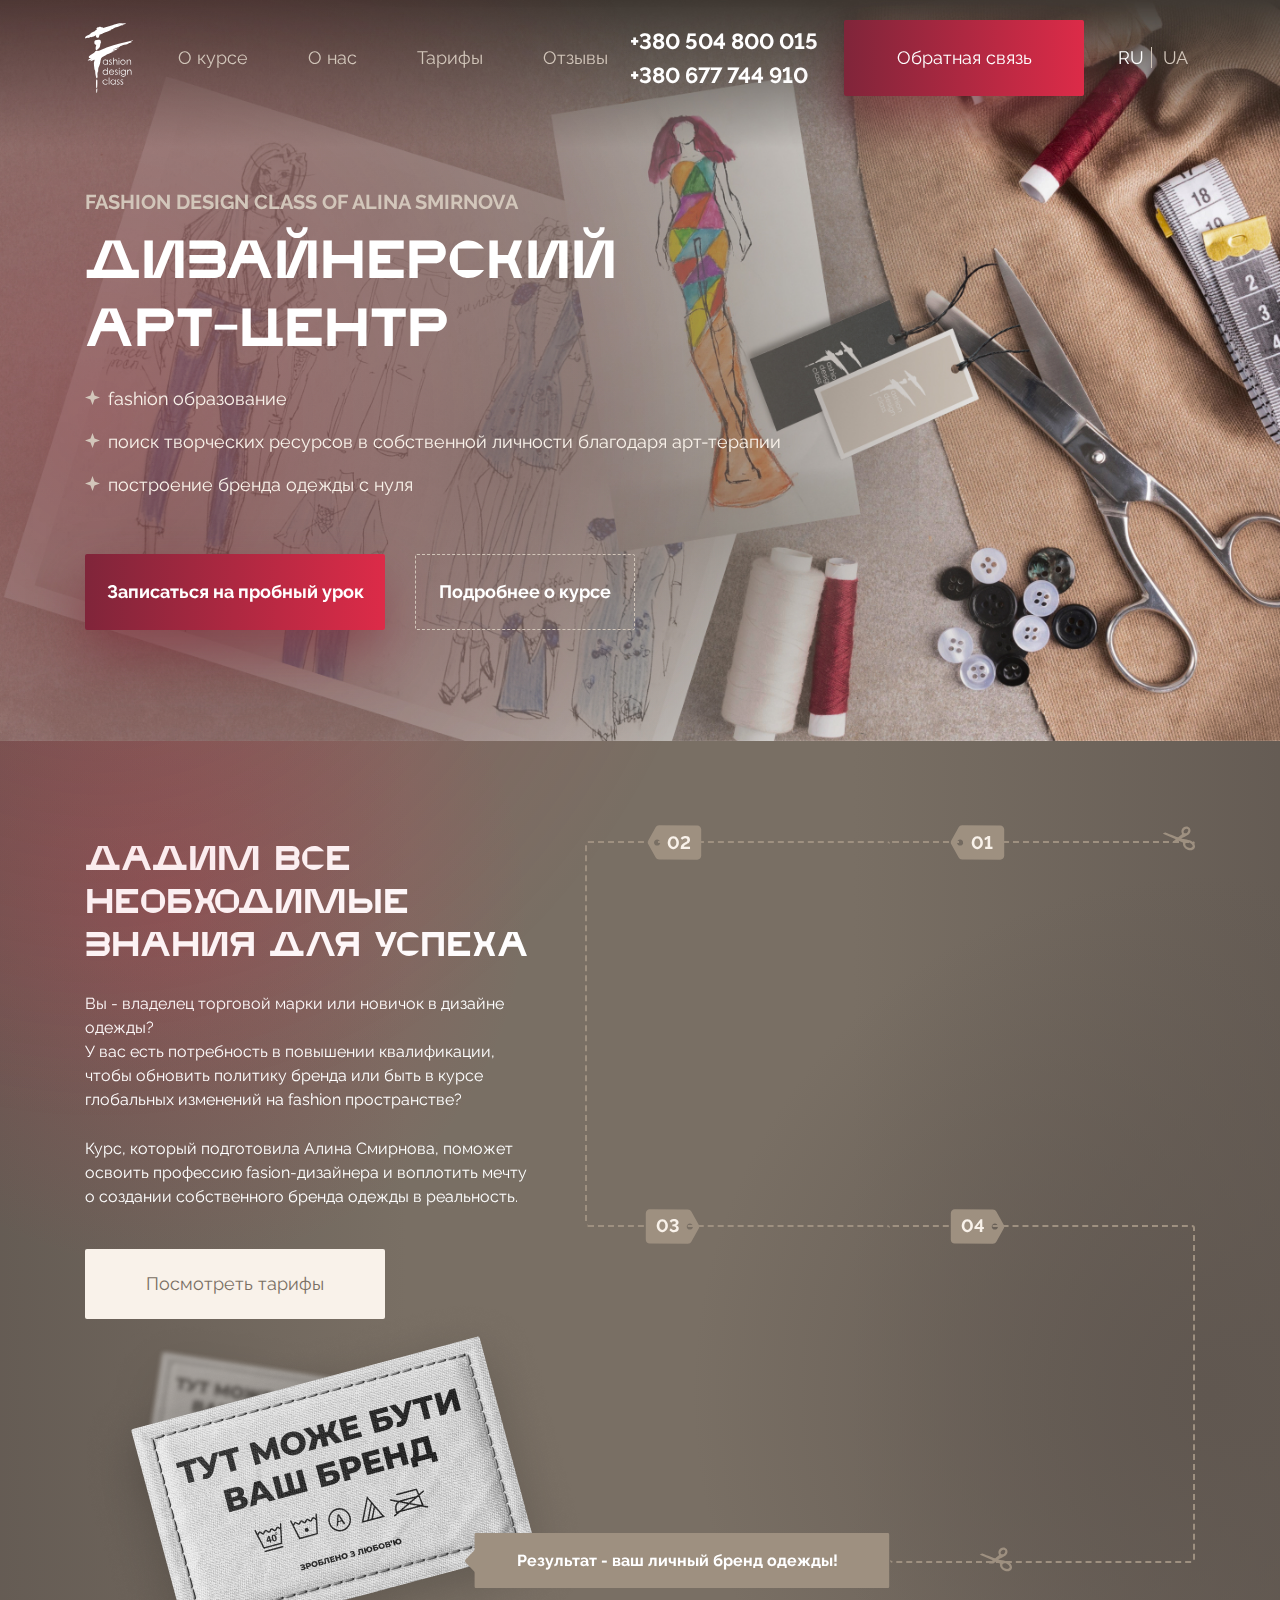
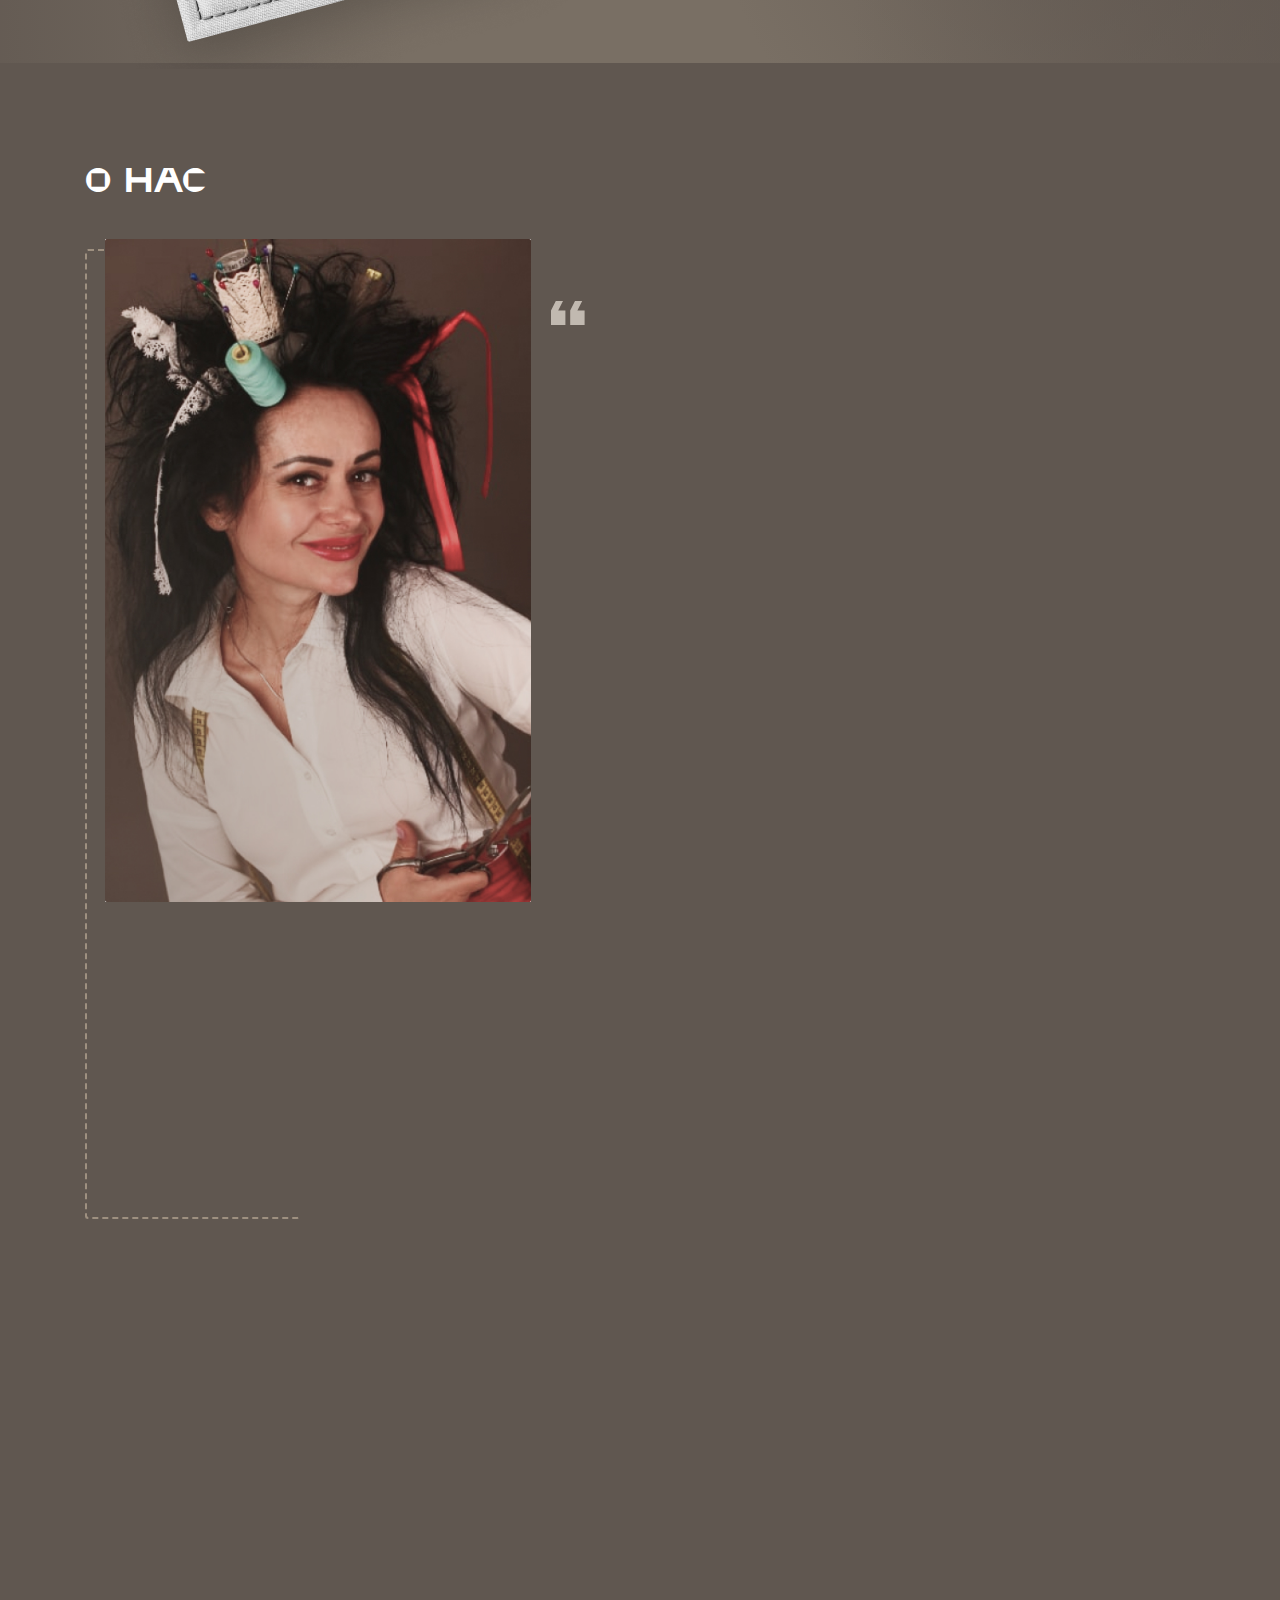
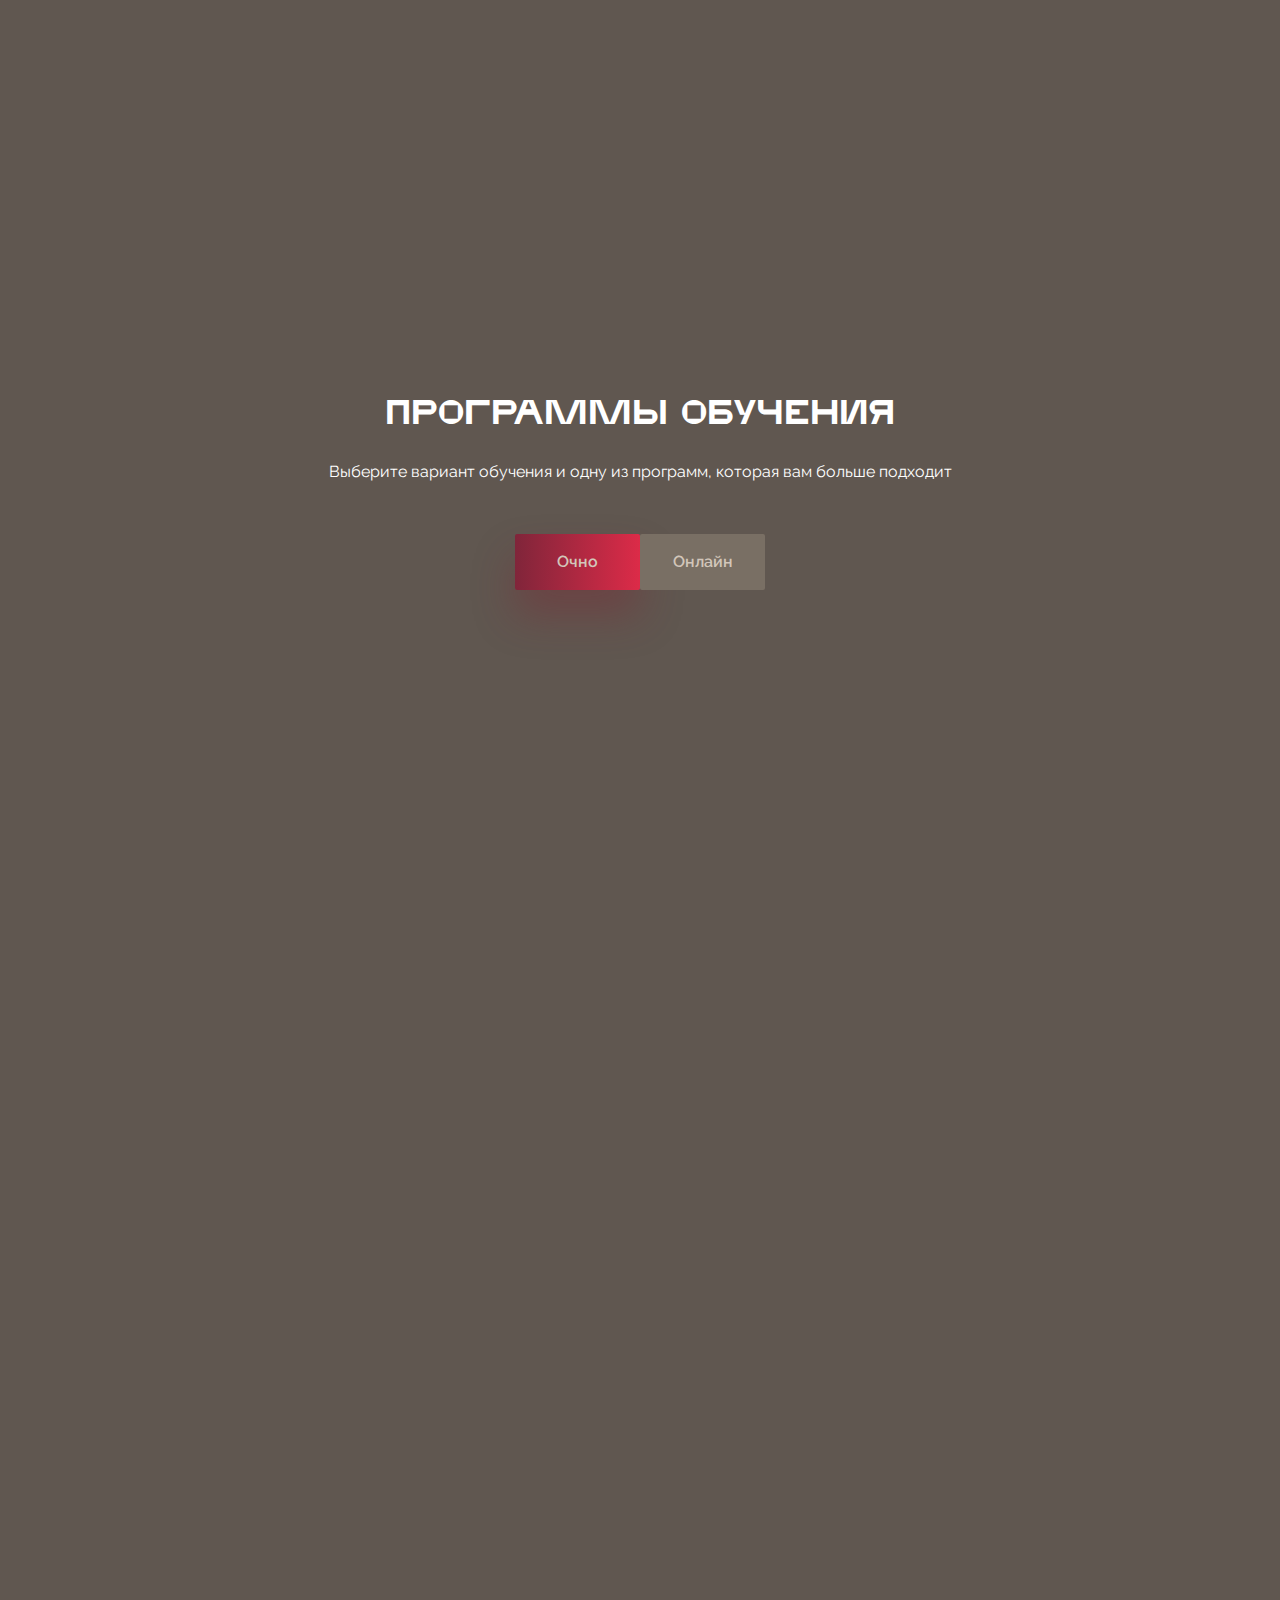
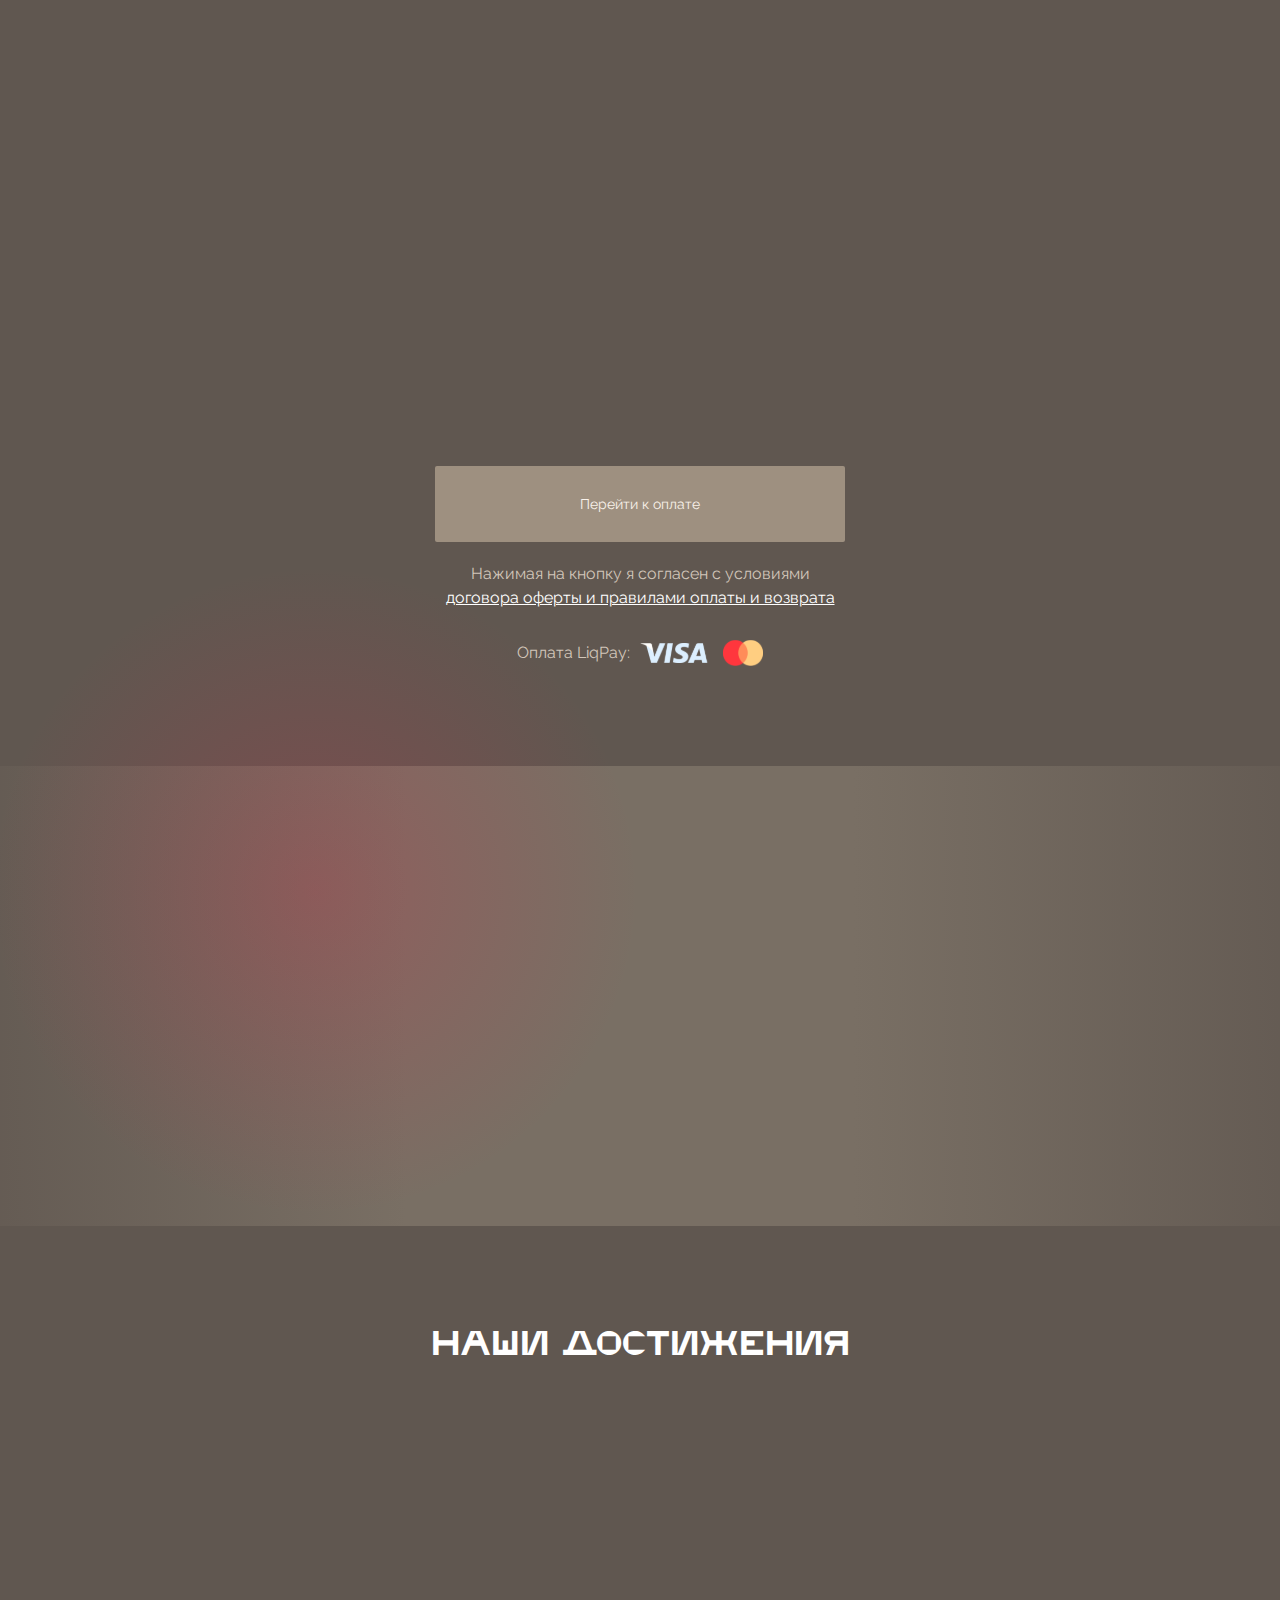
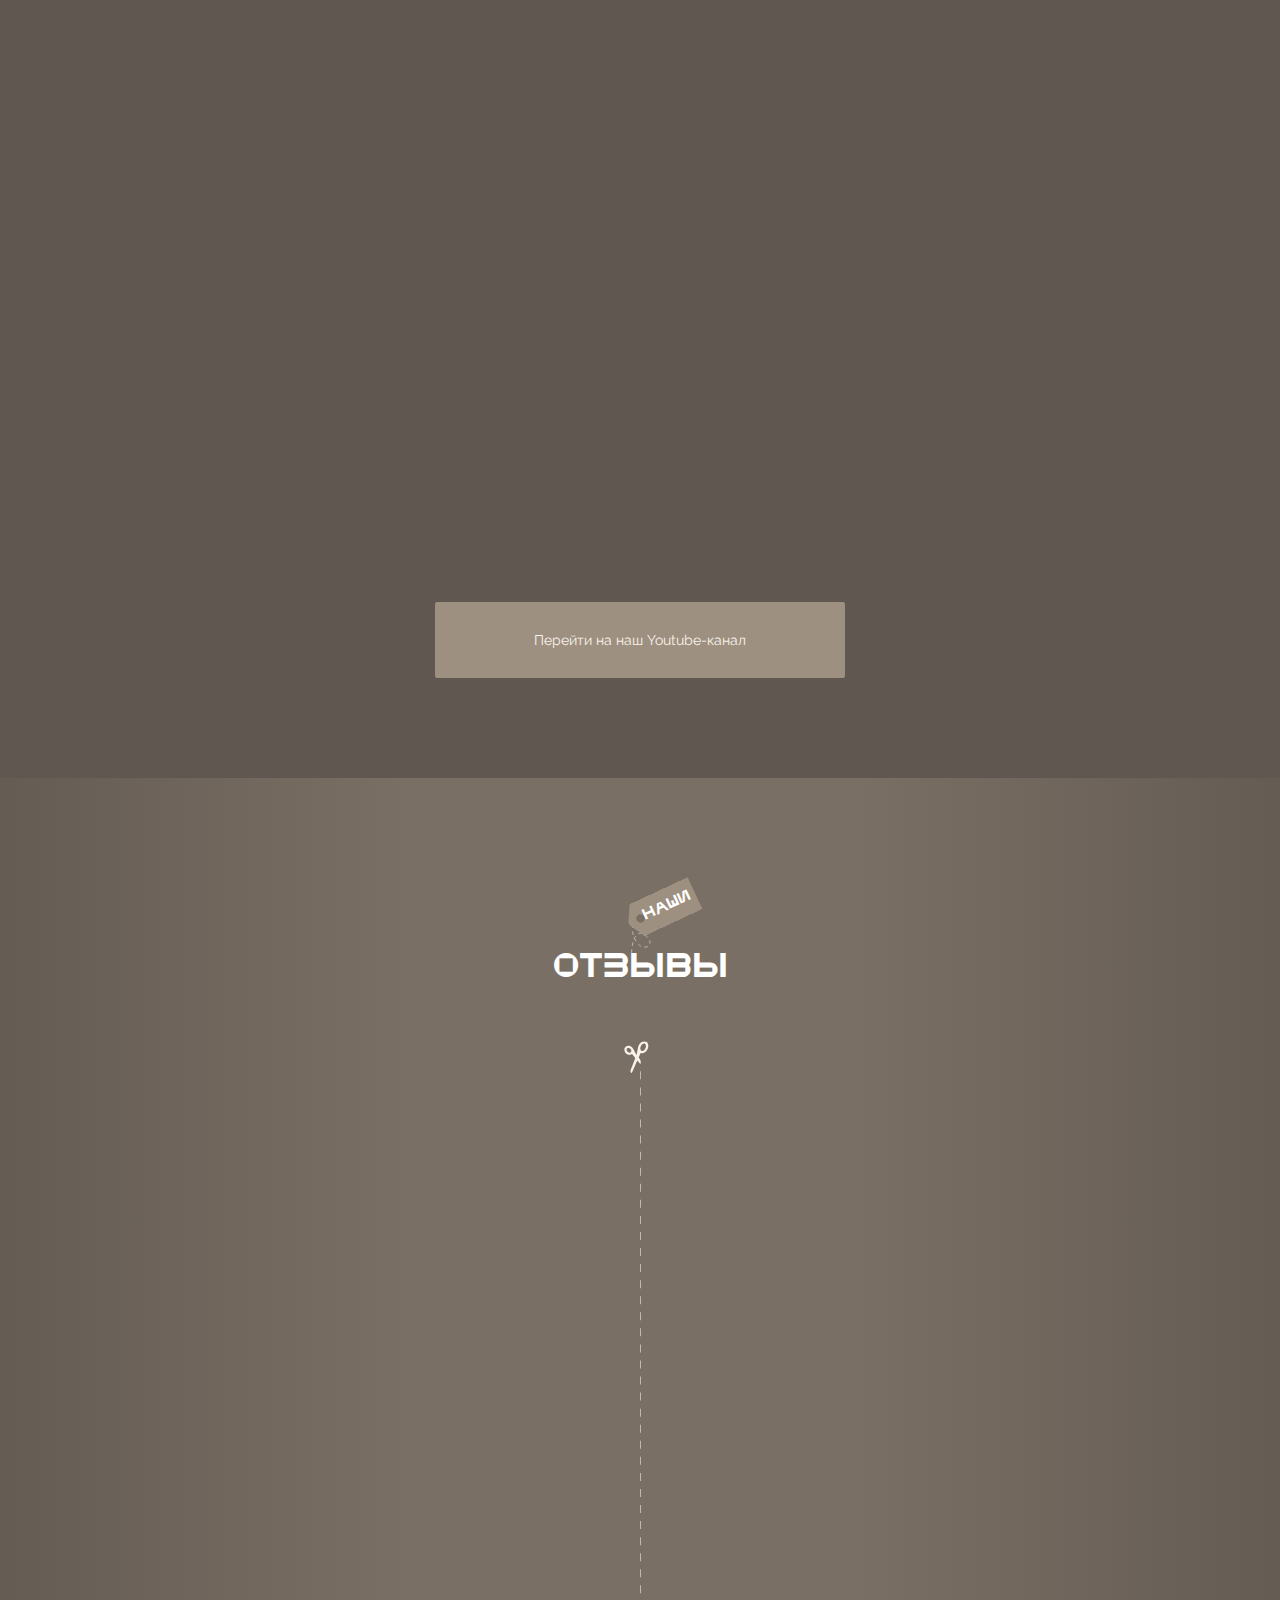
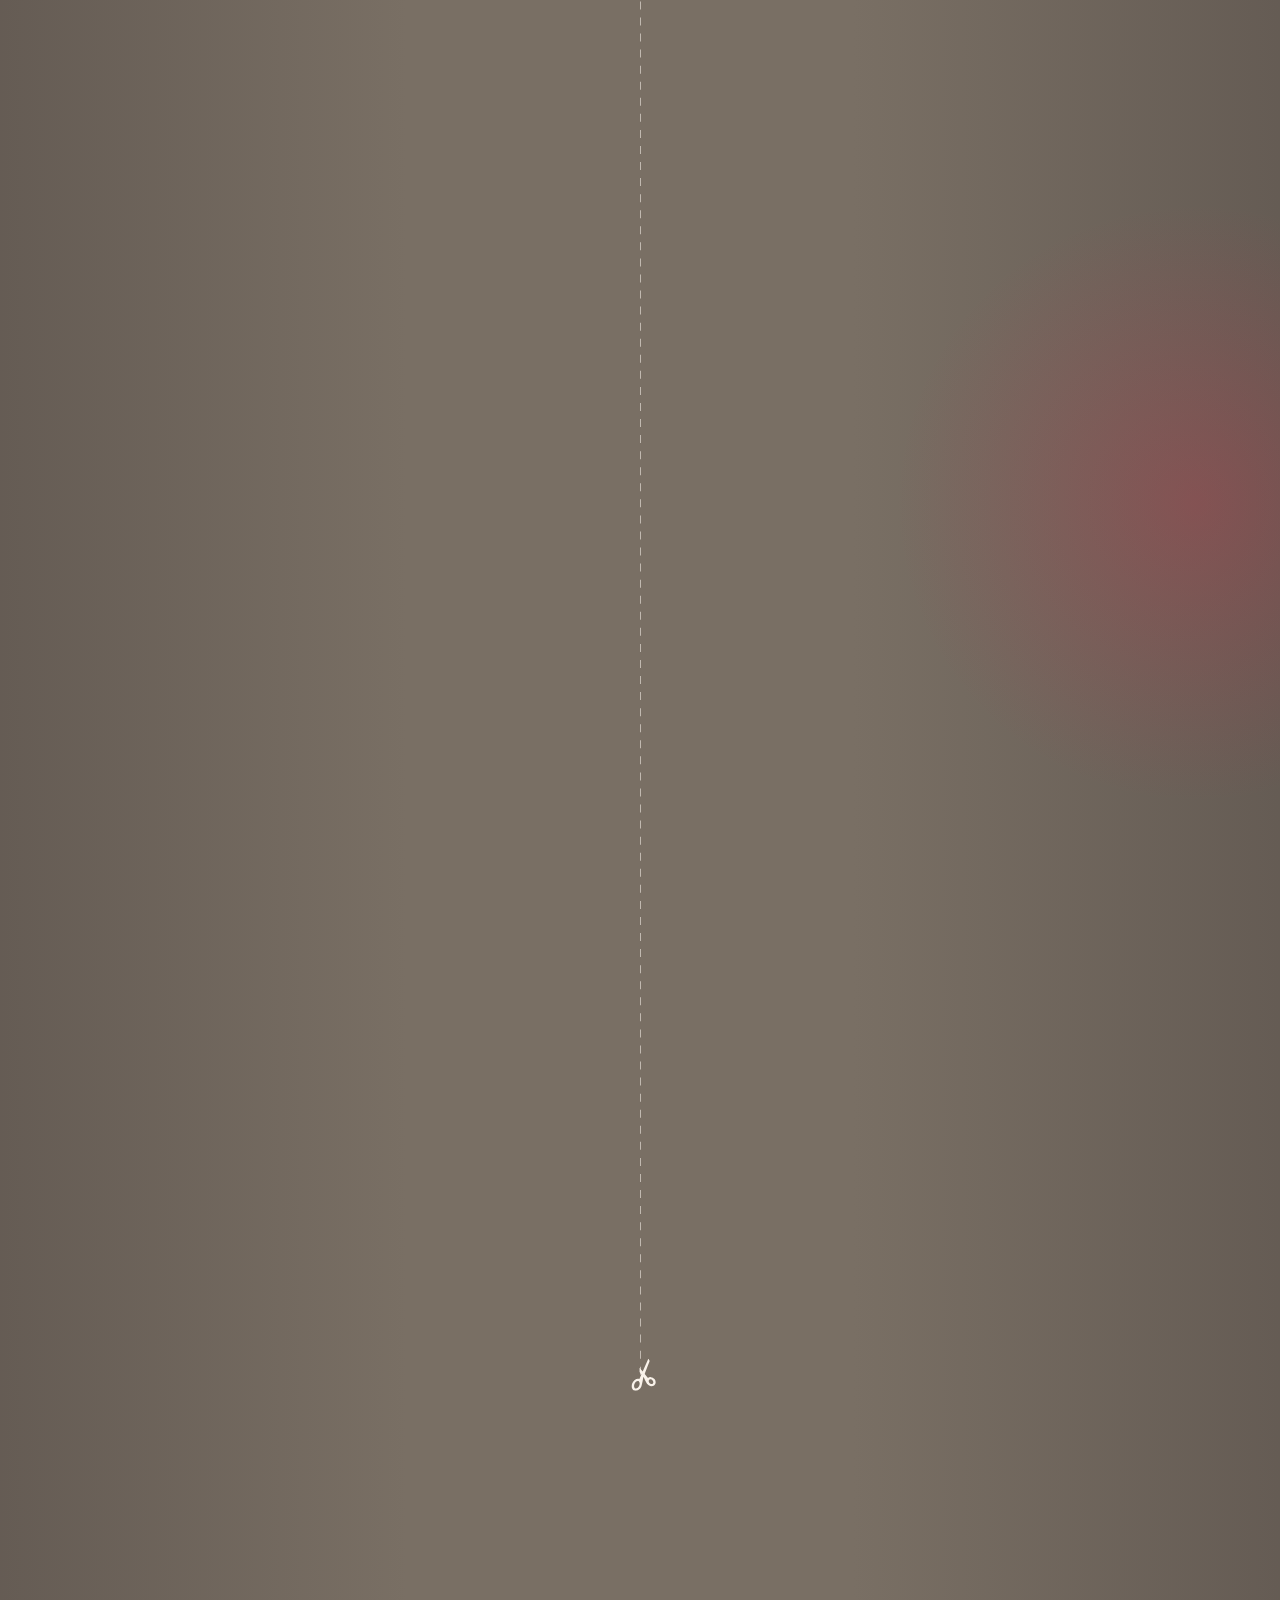
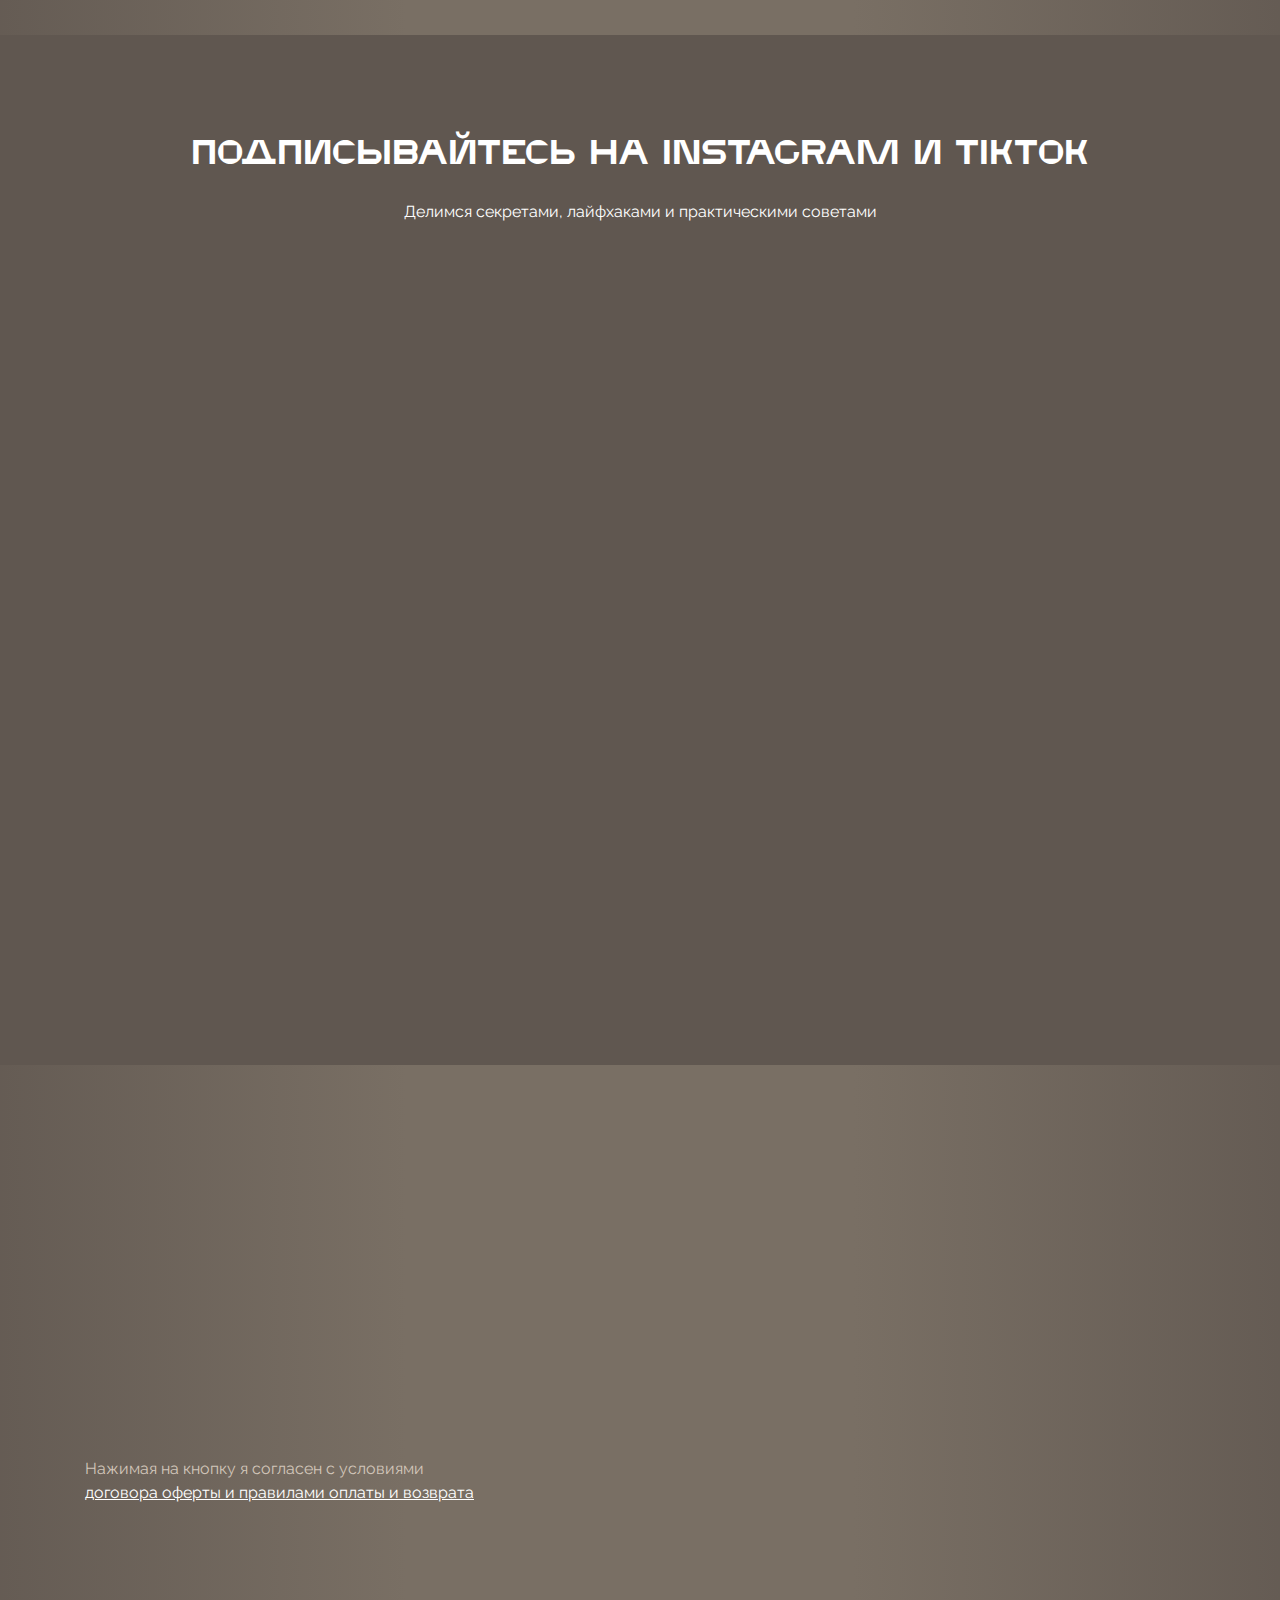
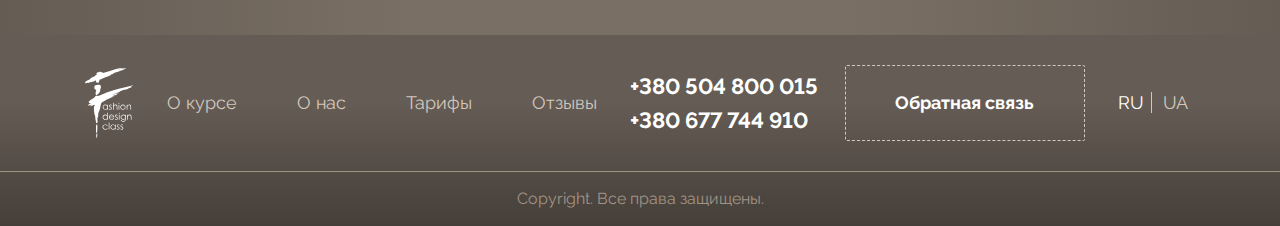
<file: ru.html>
<!DOCTYPE html>
<html lang="ru">

<head>
    <meta charset="UTF-8" />
    <meta name="viewport" content="width=device-width, initial-scale=1.0, minimum-scale=1, maximum-scale=1, user-scalable=no" />
    <meta http-equiv="X-UA-Compatible" content="ie=edge" />
    <title>Fashion Design Class</title>
    <link rel="shortcut icon" type="image/png" href="img/icons/favicon.png" />

    <!-- libs -->
    <link rel="stylesheet" href="libs/aos.css" />
    <link rel="stylesheet" href="libs/bootstrap-grid.min.css" />
    <link rel="stylesheet" href="libs/jquery.fancybox.css" />
    <link rel="stylesheet" href="libs/magnific-popup.css" />
    <link rel="stylesheet" href="libs/select2.min.css" />

    <!-- css -->
    <link rel="stylesheet" href="css/reset.css" />
    <link rel="stylesheet" href="css/main.css" />

    <!-- libs -->
    <script defer src="https://ajax.googleapis.com/ajax/libs/jquery/3.5.1/jquery.min.js"></script>
    <script defer src="libs/jquery.magnific-popup.min.js"></script>
    <script defer src="libs/jquery.fancybox.min.js"></script>
    <script defer src="libs/select2.full.min.js"></script>
    <script defer src="libs/jquery.inputmask.min.js"></script>
    <!-- js -->
    <script defer src="js/custom.js"></script>
</head>

<body class="ishome">
    <div class="popup-call mfp-hide">
        <form type="POST" class="popup-call__form">
            <div class="success">
                <div class="success__title">Заявка принята</div>
                <div class="success__text">
                    Ваша заявка отправлена и будет рассмотрена в ближайшее время
                </div>
            </div>
            <input type="hidden" name="project_name" value="Fashion design class" />
            <input type="hidden" name="admin_email" value="911.alina.15@gmail.com" />
            <input type="hidden" name="form_subject" value="Заявка на звонок" />
            <div class="popup-call__title h2">Заполните форму обратной связи</div>
            <p class="popup-call__text">И мы перезвоним вам в ближайшее время</p>
            <input type="text" placeholder="Ваше имя" name="Имя" required/>
            <input type="tel" placeholder="Телефон" name="Телефон" required/>
            <button type="submit" class="btn">Отправить заявку</button>

            <p class="form-policy">
                При нажатии на кнопку “Отправить заявку” я соглашаюсь с обработкой персональных данных
            </p>
        </form>
        <div class="popup-call__contacts">
            <span>Или напишите нам:</span>
            <div class="popup-call__img">
                <a href="tg://resolve?domain=@f_d_c_school" target="_blank">
                    <img src="img/icons/tg.svg" alt="" />
                </a>
                <a href="https://wa.me/380504800015?text=Здравствуйте." target="_blank">
                    <img src="img/icons/wu.svg" alt="" />
                </a>
                <a href="viber://chat?number=%2B380504800015" target="_blank">
                    <img src="img/icons/viber.svg" alt="" />
                </a>
                <a href="https://www.facebook.com/fashion.design.class" target="_blank">
                    <img src="img/icons/fb.svg" alt="" />
                </a>
            </div>
        </div>
    </div>

    <div class="popup-application popup-application1 mfp-hide">
        <form type="POST" class="popup-application__form">
            <div class="success">
                <div class="success__title">Заявка принята</div>
                <div class="success__text">
                    Ваша заявка отправлена и будет рассмотрена в ближайшее время
                </div>
            </div>
            <input type="hidden" name="project_name" value="Fashion design class" />
            <input type="hidden" name="admin_email" value="911.alina.15@gmail.com" />
            <input type="hidden" name="form_subject" value="Fashion-иллюстрация очно" />
            <div class="popup-application__title h2">Заполните заявку</div>
            <p class="popup-application__text">
                Укажите свои данные и мы свяжемся с вами в ближайшее время
            </p>
            <input type="text" placeholder="Ваше имя" name="Имя" required/>
            <input type="tel" placeholder="Телефон" name="Телефон" required/>
            <div class="box">
                <div class="popup-application__select">
                    <select class="select2" name="Мессенджер" data-placeholder="Мессенджер">
                    <option></option>
                    <option value="Telegram">Telegram</option>
                    <option value="Viber">Viber</option>
                    <option value="WhatsApp">WhatsApp</option>
                </select>
                </div>
                <input type="text" name="Имя или телефон мессенджера" required class="popup-application__select-input" placeholder="Телефон мессенджера" />
            </div>

            <button type="submit" class="btn">Отправить заявку</button>

            <p class="form-policy">
                При нажатии на кнопку “Отправить заявку” я соглашаюсь с обработкой персональных данных
            </p>
        </form>
        <div class="popup-application__contacts">
            <span>Или напишите нам:</span>
            <div class="popup-call__img">
                <a href="tg://resolve?domain=@f_d_c_school" target="_blank">
                    <img src="img/icons/tg.svg" alt="" />
                </a>
                <a href="https://wa.me/380504800015?text=Здравствуйте." target="_blank">
                    <img src="img/icons/wu.svg" alt="" />
                </a>
                <a href="viber://chat?number=%2B380504800015" target="_blank">
                    <img src="img/icons/viber.svg" alt="" />
                </a>
                <a href="https://www.facebook.com/fashion.design.class" target="_blank">
                    <img src="img/icons/fb.svg" alt="" />
                </a>
            </div>
        </div>
    </div>
    <div class="popup-application popup-application2 mfp-hide">
        <form type="POST" class="popup-application__form">
            <div class="success">
                <div class="success__title">Заявка принята</div>
                <div class="success__text">
                    Ваша заявка отправлена и будет рассмотрена в ближайшее время
                </div>
            </div>
            <input type="hidden" name="project_name" value="Fashion design class" />
            <input type="hidden" name="admin_email" value="911.alina.15@gmail.com" />
            <input type="hidden" name="form_subject" value="Владелец бренда очно" />
            <div class="popup-application__title h2">Заполните заявку</div>
            <p class="popup-application__text">
                Укажите свои данные и мы свяжемся с вами в ближайшее время
            </p>
            <input type="text" placeholder="Ваше имя" name="Имя" required/>
            <input type="tel" placeholder="Телефон" name="Телефон" required/>
            <div class="box">
                <div class="popup-application__select">
                    <select class="select2" name="Мессенджер" data-placeholder="Мессенджер">
                    <option></option>
                    <option value="Telegram">Telegram</option>
                    <option value="Viber">Viber</option>
                    <option value="WhatsApp">WhatsApp</option>
                </select>
                </div>
                <input type="text" name="Имя или телефон мессенджера" required class="popup-application__select-input" placeholder="Телефон мессенджера" />
            </div>

            <button type="submit" class="btn">Отправить заявку</button>

            <p class="form-policy">
                При нажатии на кнопку “Отправить заявку” я соглашаюсь с обработкой персональных данных
            </p>
        </form>
        <div class="popup-application__contacts">
            <span>Или напишите нам:</span>
            <div class="popup-call__img">
                <a href="tg://resolve?domain=@f_d_c_school" target="_blank">
                    <img src="img/icons/tg.svg" alt="" />
                </a>
                <a href="https://wa.me/380504800015?text=Здравствуйте." target="_blank">
                    <img src="img/icons/wu.svg" alt="" />
                </a>
                <a href="viber://chat?number=%2B380504800015" target="_blank">
                    <img src="img/icons/viber.svg" alt="" />
                </a>
                <a href="https://www.facebook.com/fashion.design.class" target="_blank">
                    <img src="img/icons/fb.svg" alt="" />
                </a>
            </div>
        </div>
    </div>
    <div class="popup-application popup-application3 mfp-hide">
        <form type="POST" class="popup-application__form">
            <div class="success">
                <div class="success__title">Заявка принята</div>
                <div class="success__text">
                    Ваша заявка отправлена и будет рассмотрена в ближайшее время
                </div>
            </div>
            <input type="hidden" name="project_name" value="Fashion design class" />
            <input type="hidden" name="admin_email" value="911.alina.15@gmail.com" />
            <input type="hidden" name="form_subject" value="Дизайнер профессионал очно" />
            <div class="popup-application__title h2">Заполните заявку</div>
            <p class="popup-application__text">
                Укажите свои данные и мы свяжемся с вами в ближайшее время
            </p>
            <input type="text" placeholder="Ваше имя" name="Имя" required/>
            <input type="tel" placeholder="Телефон" name="Телефон" required/>
            <div class="box">
                <div class="popup-application__select">
                    <select class="select2" name="Мессенджер" data-placeholder="Мессенджер">
                    <option></option>
                    <option value="Telegram">Telegram</option>
                    <option value="Viber">Viber</option>
                    <option value="WhatsApp">WhatsApp</option>
                </select>
                </div>
                <input type="text" name="Имя или телефон мессенджера" required class="popup-application__select-input" placeholder="Телефон мессенджера" />
            </div>

            <button type="submit" class="btn">Отправить заявку</button>

            <p class="form-policy">
                При нажатии на кнопку “Отправить заявку” я соглашаюсь с обработкой персональных данных
            </p>
        </form>
        <div class="popup-application__contacts">
            <span>Или напишите нам:</span>
            <div class="popup-call__img">
                <a href="tg://resolve?domain=@f_d_c_school" target="_blank">
                    <img src="img/icons/tg.svg" alt="" />
                </a>
                <a href="https://wa.me/380504800015?text=Здравствуйте." target="_blank">
                    <img src="img/icons/wu.svg" alt="" />
                </a>
                <a href="viber://chat?number=%2B380504800015" target="_blank">
                    <img src="img/icons/viber.svg" alt="" />
                </a>
                <a href="https://www.facebook.com/fashion.design.class" target="_blank">
                    <img src="img/icons/fb.svg" alt="" />
                </a>
            </div>
        </div>
    </div>
    <div class="popup-application popup-application4 mfp-hide">
        <form type="POST" class="popup-application__form">
            <div class="success">
                <div class="success__title">Заявка принята</div>
                <div class="success__text">
                    Ваша заявка отправлена и будет рассмотрена в ближайшее время
                </div>
            </div>
            <input type="hidden" name="project_name" value="Fashion design class" />
            <input type="hidden" name="admin_email" value="911.alina.15@gmail.com" />
            <input type="hidden" name="form_subject" value="Fashion-иллюстрация Онлайн" />
            <div class="popup-application__title h2">Заполните заявку</div>
            <p class="popup-application__text">
                Укажите свои данные и мы свяжемся с вами в ближайшее время
            </p>
            <input type="text" placeholder="Ваше имя" name="Имя" required/>
            <input type="tel" placeholder="Телефон" name="Телефон" required/>
            <div class="box">
                <div class="popup-application__select">
                    <select class="select2" name="Мессенджер" data-placeholder="Мессенджер">
                    <option></option>
                    <option value="Telegram">Telegram</option>
                    <option value="Viber">Viber</option>
                    <option value="WhatsApp">WhatsApp</option>
                </select>
                </div>
                <input type="text" name="Имя или телефон мессенджера" required class="popup-application__select-input" placeholder="Телефон мессенджера" />
            </div>

            <button type="submit" class="btn">Отправить заявку</button>

            <p class="form-policy">
                При нажатии на кнопку “Отправить заявку” я соглашаюсь с обработкой персональных данных
            </p>
        </form>
        <div class="popup-application__contacts">
            <span>Или напишите нам:</span>
            <div class="popup-call__img">
                <a href="tg://resolve?domain=@f_d_c_school" target="_blank">
                    <img src="img/icons/tg.svg" alt="" />
                </a>
                <a href="https://wa.me/380504800015?text=Здравствуйте." target="_blank">
                    <img src="img/icons/wu.svg" alt="" />
                </a>
                <a href="viber://chat?number=%2B380504800015" target="_blank">
                    <img src="img/icons/viber.svg" alt="" />
                </a>
                <a href="https://www.facebook.com/fashion.design.class" target="_blank">
                    <img src="img/icons/fb.svg" alt="" />
                </a>
            </div>
        </div>
    </div>
    <div class="popup-application popup-application5 mfp-hide">
        <form type="POST" class="popup-application__form">
            <div class="success">
                <div class="success__title">Заявка принята</div>
                <div class="success__text">
                    Ваша заявка отправлена и будет рассмотрена в ближайшее время
                </div>
            </div>
            <input type="hidden" name="project_name" value="Fashion design class" />
            <input type="hidden" name="admin_email" value="911.alina.15@gmail.com" />
            <input type="hidden" name="form_subject" value="Владелец бренда Онлайн" />
            <div class="popup-application__title h2">Заполните заявку</div>
            <p class="popup-application__text">
                Укажите свои данные и мы свяжемся с вами в ближайшее время
            </p>
            <input type="text" placeholder="Ваше имя" name="Имя" required/>
            <input type="tel" placeholder="Телефон" name="Телефон" required/>
            <div class="box">
                <div class="popup-application__select">
                    <select class="select2" name="Мессенджер" data-placeholder="Мессенджер">
                    <option></option>
                    <option value="Telegram">Telegram</option>
                    <option value="Viber">Viber</option>
                    <option value="WhatsApp">WhatsApp</option>
                </select>
                </div>
                <input type="text" name="Имя или телефон мессенджера" required class="popup-application__select-input" placeholder="Телефон мессенджера" />
            </div>

            <button type="submit" class="btn">Отправить заявку</button>

            <p class="form-policy">
                При нажатии на кнопку “Отправить заявку” я соглашаюсь с обработкой персональных данных
            </p>
        </form>
        <div class="popup-application__contacts">
            <span>Или напишите нам:</span>
            <div class="popup-call__img">
                <a href="tg://resolve?domain=@f_d_c_school" target="_blank">
                    <img src="img/icons/tg.svg" alt="" />
                </a>
                <a href="https://wa.me/380504800015?text=Здравствуйте." target="_blank">
                    <img src="img/icons/wu.svg" alt="" />
                </a>
                <a href="viber://chat?number=%2B380504800015" target="_blank">
                    <img src="img/icons/viber.svg" alt="" />
                </a>
                <a href="https://www.facebook.com/fashion.design.class" target="_blank">
                    <img src="img/icons/fb.svg" alt="" />
                </a>
            </div>
        </div>
    </div>
    <div class="popup-application popup-application6 mfp-hide">
        <form type="POST" class="popup-application__form">
            <div class="success">
                <div class="success__title">Заявка принята</div>
                <div class="success__text">
                    Ваша заявка отправлена и будет рассмотрена в ближайшее время
                </div>
            </div>
            <input type="hidden" name="project_name" value="Fashion design class" />
            <input type="hidden" name="admin_email" value="911.alina.15@gmail.com" />
            <input type="hidden" name="form_subject" value="Дизайнер профессионал Онлайн" />
            <div class="popup-application__title h2">Заполните заявку</div>
            <p class="popup-application__text">
                Укажите свои данные и мы свяжемся с вами в ближайшее время
            </p>
            <input type="text" placeholder="Ваше имя" name="Имя" required/>
            <input type="tel" placeholder="Телефон" name="Телефон" required/>
            <div class="box">
                <div class="popup-application__select">
                    <select class="select2" name="Мессенджер" data-placeholder="Мессенджер">
                    <option></option>
                    <option value="Telegram">Telegram</option>
                    <option value="Viber">Viber</option>
                    <option value="WhatsApp">WhatsApp</option>
                </select>
                </div>
                <input type="text" name="Имя или телефон мессенджера" required class="popup-application__select-input" placeholder="Телефон мессенджера" />
            </div>

            <button type="submit" class="btn">Отправить заявку</button>

            <p class="form-policy">
                При нажатии на кнопку “Отправить заявку” я соглашаюсь с обработкой персональных данных
            </p>
        </form>
        <div class="popup-application__contacts">
            <span>Или напишите нам:</span>
            <div class="popup-call__img">
                <a href="tg://resolve?domain=@f_d_c_school" target="_blank">
                    <img src="img/icons/tg.svg" alt="" />
                </a>
                <a href="https://wa.me/380504800015?text=Здравствуйте." target="_blank">
                    <img src="img/icons/wu.svg" alt="" />
                </a>
                <a href="viber://chat?number=%2B380504800015" target="_blank">
                    <img src="img/icons/viber.svg" alt="" />
                </a>
                <a href="https://www.facebook.com/fashion.design.class" target="_blank">
                    <img src="img/icons/fb.svg" alt="" />
                </a>
            </div>
        </div>
    </div>
    <div class="popup-application popup-application7 mfp-hide">
        <form type="POST" class="popup-application__form">
            <div class="success">
                <div class="success__title">Заявка принята</div>
                <div class="success__text">
                    Ваша заявка отправлена и будет рассмотрена в ближайшее время
                </div>
            </div>
            <input type="hidden" name="project_name" value="Fashion design class" />
            <input type="hidden" name="admin_email" value="911.alina.15@gmail.com" />
            <input type="hidden" name="form_subject" value="Записаться на вебинар (Главный экран)" />
            <div class="popup-application__title h2">Заполните заявку</div>
            <p class="popup-application__text">
                Укажите свои данные и мы свяжемся с вами в ближайшее время
            </p>
            <input type="text" placeholder="Ваше имя" name="Имя" required/>
            <input type="tel" placeholder="Телефон" name="Телефон" required/>
            <div class="box">
                <div class="popup-application__select">
                    <select class="select2" name="Мессенджер" data-placeholder="Мессенджер">
                    <option></option>
                    <option value="Telegram">Telegram</option>
                    <option value="Viber">Viber</option>
                    <option value="WhatsApp">WhatsApp</option>
                </select>
                </div>
                <input type="text" name="Имя или телефон мессенджера" required class="popup-application__select-input" placeholder="Телефон мессенджера" />
            </div>

            <button type="submit" class="btn">Отправить заявку</button>

            <p class="form-policy">
                При нажатии на кнопку “Отправить заявку” я соглашаюсь с обработкой персональных данных
            </p>
        </form>
        <div class="popup-application__contacts">
            <span>Или напишите нам:</span>
            <div class="popup-call__img">
                <a href="tg://resolve?domain=@f_d_c_school" target="_blank">
                    <img src="img/icons/tg.svg" alt="" />
                </a>
                <a href="https://wa.me/380504800015?text=Здравствуйте." target="_blank">
                    <img src="img/icons/wu.svg" alt="" />
                </a>
                <a href="viber://chat?number=%2B380504800015" target="_blank">
                    <img src="img/icons/viber.svg" alt="" />
                </a>
                <a href="https://www.facebook.com/fashion.design.class" target="_blank">
                    <img src="img/icons/fb.svg" alt="" />
                </a>
            </div>
        </div>
    </div>
    <div class="popup-application popup-application8 mfp-hide">
        <form type="POST" class="popup-application__form">
            <div class="success">
                <div class="success__title">Заявка принята</div>
                <div class="success__text">
                    Ваша заявка отправлена и будет рассмотрена в ближайшее время
                </div>
            </div>
            <input type="hidden" name="project_name" value="Fashion design class" />
            <input type="hidden" name="admin_email" value="911.alina.15@gmail.com" />
            <input type="hidden" name="form_subject" value="Записаться на вебинар" />
            <div class="popup-application__title h2">Заполните заявку</div>
            <p class="popup-application__text">
                Укажите свои данные и мы свяжемся с вами в ближайшее время
            </p>
            <input type="text" placeholder="Ваше имя" name="Имя" required/>
            <input type="tel" placeholder="Телефон" name="Телефон" required/>
            <div class="box">
                <div class="popup-application__select">
                    <select class="select2" name="Мессенджер" data-placeholder="Мессенджер">
                    <option></option>
                    <option value="Telegram">Telegram</option>
                    <option value="Viber">Viber</option>
                    <option value="WhatsApp">WhatsApp</option>
                </select>
                </div>
                <input type="text" name="Имя или телефон мессенджера" required class="popup-application__select-input" placeholder="Телефон мессенджера" />
            </div>

            <button type="submit" class="btn">Отправить заявку</button>

            <p class="form-policy">
                При нажатии на кнопку “Отправить заявку” я соглашаюсь с обработкой персональных данных
            </p>
        </form>
        <div class="popup-application__contacts">
            <span>Или напишите нам:</span>
            <div class="popup-call__img">
                <a href="tg://resolve?domain=@f_d_c_school" target="_blank">
                    <img src="img/icons/tg.svg" alt="" />
                </a>
                <a href="https://wa.me/380504800015?text=Здравствуйте." target="_blank">
                    <img src="img/icons/wu.svg" alt="" />
                </a>
                <a href="viber://chat?number=%2B380504800015" target="_blank">
                    <img src="img/icons/viber.svg" alt="" />
                </a>
                <a href="https://www.facebook.com/fashion.design.class" target="_blank">
                    <img src="img/icons/fb.svg" alt="" />
                </a>
            </div>
        </div>
    </div>

    <div class="popup-application popup-application9 mfp-hide">
        <form type="POST" class="popup-payment__form">
            <input type="hidden" name="project_name" value="Fashion design class" />
            <input type="hidden" name="admin_email" value="911.alina.15@gmail.com" />
            <input type="hidden" name="form_subject" value="Заявка на оплату" />
            <div class="popup-call__title h2">
                Заполните заявку оплаты
            </div>
            <p class="popup-call__text">Укажите свои персональные данные</p>
            <input type="text" placeholder="Ваше имя" name="Имя" required/>
            <input type="tel" placeholder="Телефон" name="Телефон" required/>
            <input type="email" placeholder="Электронная почта" name="E-mail" required/>
            <button type="submit" class="btn">Отправить заявку</button>

            <p class="form-policy">
                18.11.2023 відбудеться очне заняття з Арт-терапії “Автопортрет підсвідомості”. Тема самоідентифікаціхї.<br>
                <a href="docs/oferta.pdf" target="_blank">договора оферты и правилами оплаты и возврата</a>
            </p>
        </form>
    </div>

    <section class="main">
        <header class="header">
            <div class="container">
                <div class="header__inner">
                    <div class="header-burger">
                        <span></span>
                        <span></span>
                        <span></span>
                    </div>

                    <div class="header-logo">
                        <a href="#" class="header-logo__link">
                            <img src="img/icons/logo.svg" alt="логотип" />
                        </a>
                    </div>

                    <div class="header-right">
                        <a href="tel:+380677744910" class="header-call">
                        +380 677 744 910
                    </a>

                        <a href="index.html" class="header-language">
                        UA
                    </a>
                    </div>

                    <nav class="header-nav">
                        <a href="#plan" class="header-nav__link">О курсе</a>
                        <a href="#about" class="header-nav__link">О нас</a>
                        <a href="#programs" class="header-nav__link">Тарифы</a>
                        <a href="#reviews" class="header-nav__link">Отзывы</a>
                    </nav>
                    <div class="header-contacts">
                        <div class="header-tel">
                            <a href="tel:+380687456623" class="header-tel__link">
                            +380 504 800 015
                        </a>
                            <a href="tel:+380677744910" class="header-tel__link">
                            +380 677 744 910
                        </a>
                        </div>
                        <a href=".popup-call" class="header-feedback btn magnific-popup">
                        Обратная связь
                    </a>
                        <div class="header-lang">
                            <a href="#" class="header-lang__item _active">RU</a>
                            <a href="index.html" class="header-lang__item">UA</a>
                        </div>
                    </div>
                </div>
            </div>
        </header>
        <div class="header-dropdown">
            <div class="container">
                <div class="header-dropdown__inner">
                    <nav class="header-dropdown__nav">
                        <a href="#plan" class="header-dropdown__link">О курсе</a>
                        <a href="#about" class="header-dropdown__link">О нас</a>
                        <a href="#programs" class="header-dropdown__link">Тарифы</a>
                        <a href="#reviews" class="header-dropdown__link">Отзывы</a>
                    </nav>
                    <div class="header-dropdown__contacts">
                        <a href="tel:+380687456623" class="header-dropdown__tel">
                        +380 504 800 015
                    </a>
                        <a href="tel:+380677744910" class="header-dropdown__tel">
                        +380 677 744 910
                    </a>

                        <a href=".popup-application8" class="magnific-popup header-dropdown__request btn">
                        Оставить заявку
                    </a>
                        <div class="header-lang">
                            <a href="#" class="header-lang__item _active">RU</a>
                            <a href="index.html" class="header-lang__item">UA</a>
                        </div>
                    </div>
                </div>
            </div>
        </div>
        <div class="main-content">
            <div class="container" data-aos="fade-right">
                <p class="main__subtitle">Fashion design class of Alina Smirnova</p>
                <h1 class="h1 main__title">
                    Дизайнерский арт-центр
                </h1>
                <ul class="main__features">
                    <li class="main__features-item">
                        fashion образование
                    </li>
                    <li class="main__features-item">
                        поиск творческих ресурсов в собственной личности благодаря арт-терапии
                    </li>
                    <li class="main__features-item">
                        построение бренда одежды с нуля
                    </li>
                </ul>
                <div class="main__btns">
                    <a href=".popup-application7" class="main__btns-request magnific-popup btn">
					Записаться на пробный урок
                </a>
                    <a href="#programs" class="main__btns-more dashed-btn">Подробнее о курсе</a>
                </div>
            </div>
        </div>
    </section>

    <section class="plan" id="plan">
        <div class="container">
            <div class="plan-wrapper">
                <div class="plan-content" data-aos="fade-up" data-aos-delay="300">
                    <h2 class="h2 plan-content__title _ru">
                        Дадим все необходимые знания для успеха
                    </h2>
                    <p class="plan-content__text">
                        Вы - владелец торговой марки или новичок в дизайне одежды?
                    </p>
                    <p class="plan-content__text">
                        У вас есть потребность в повышении квалификации, чтобы обновить политику бренда или быть в курсе глобальных изменений на fashion пространстве?
                    </p>
                    <p class="plan-content__text">
                        Курс, который подготовила Алина Смирнова, поможет освоить профессию fasion-дизайнера и воплотить мечту о создании собственного бренда одежды в реальность.
                    </p>
                    <a href="#programs" class="plan-content__btn">Посмотреть тарифы</a>
                    <img src="img/plan.png" alt="" />
                    <img src="img/plan2.png" alt="" />
                </div>
                <div class="plan-features">
                    <div class="plan-item">
                        <div class="plan-item__number">
                            <span>02</span>
                        </div>
                        <p class="plan-item__title" data-aos="fade-up" data-aos-delay="300">
                            Разберем, как успешно начать свое производство
                        </p>
                        <p class="plan-item__text" data-aos="fade-up" data-aos-delay="300">
                            Проанализируем возможные ошибки, разберем как их избежать и добиться успеха своими силами. Вы сможете начать свое производство с малых затрат и без критических ошибок.
                        </p>
                    </div>
                    <div class="plan-item">
                        <div class="plan-item__number">
                            <span>01</span>
                        </div>
                        <p class="plan-item__title" data-aos="fade-up" data-aos-delay="100">
                            Поможем освоить основы fashion-бизнеса
                        </p>
                        <p class="plan-item__text" data-aos="fade-up" data-aos-delay="100">
                            Научим профессионально проектировать коллекции, эстетически оформлять эскизы и прогнозировать тренды, чтобы опережать конкурентов.
                        </p>
                    </div>
                    <div class="plan-item">
                        <div class="plan-item__number">
                            <span>03</span>
                        </div>
                        <p class="plan-item__title" data-aos="fade-up" data-aos-delay="300">
                            Наполним ваши проекты уникальными идеями
                        </p>
                        <p class="plan-item__text" data-aos="fade-up" data-aos-delay="300">
                            Узнаете, как сформировать концепт своих работ и бренда в целом. Получите уверенность в своих силах и актуальности идей.
                        </p>
                    </div>
                    <div class="plan-item">
                        <div class="plan-item__number">
                            <span>04</span>
                        </div>
                        <p class="plan-item__title" data-aos="fade-up" data-aos-delay="700">
                            Основания своей торговой марки
                        </p>
                        <p class="plan-item__text" data-aos="fade-up" data-aos-delay="700">
                            Получите все необходимые знания, чтобы самостоятельно открыть свой бренд или развить его до коммерчески успешного уровня.
                        </p>
                    </div>
                    <div class="plan-result">
                        <span class="plan-result__text">
								Результат - ваш личный бренд одежды!
							</span>
                    </div>
                    <div class="plan-img">
                        <div class="plan-img-box">
                            <img src="img/plan.png" alt="" />
                            <img src="img/plan2.png" alt="" />
                        </div>
                    </div>
                </div>
            </div>
        </div>
    </section>

    <section class="about" id="about">
        <div class="container">
            <h2 class="h2 about__title">О нас</h2>
            <div class="about-wrapper">
                <div class="about__img">
                    <img src="img/about.jpg" alt="Фото" />
                </div>
                <div class="about__content">
                    <h3 class="h3 about__content-title" data-aos="fade-up" data-aos-delay="300">
                        Ваш преподаватель
                    </h3>
                    <div class="about__content-textbox">
                        <p class="about__content-text" data-aos="fade-up" data-aos-delay="300">
                            Современные предложения по обучению обещают начать прибыльное дело сразу после обучения и получать прибыль почти без вложений.
                        </p>
                        <p class="about__content-text" data-aos="fade-up" data-aos-delay="300">
                            Но Любой бизнес требует как материальных, так и физических затрат. А вот как грамотно их распределить и предотвратить ошибки - это главная задача преподавателя.
                        </p>
                        <p class="about__content-text" data-aos="fade-up" data-aos-delay="300">
                            Мой 20-летний путь в профессии позволил составить уникальную программу обучения для студентов с разным уровнем подготовки. Моя главная задача - научить студентов создавать хорошее продукт и успешно его реализовать.
                        </p>
                        <div class="about__content-row" data-aos="fade-up" data-aos-delay="300">
                            <div class="about__content-item">
                                <span class="about__content-number">5 лет</span>
                                <span class="about__content-caption">школе дизайнеров</span>
                            </div>
                            <div class="about__content-item">
                                <span class="about__content-number">300 человек</span>
                                <span class="about__content-caption">
										количество выпускников
									</span>
                            </div>
                        </div>
                        <div class="about__content-row" data-aos="fade-up" data-aos-delay="300">
                            <div class="about__content-item">
                                <span class="about__content-number">5 показов</span>
                                <span class="about__content-caption">
										из них - один в Милане
									</span>
                            </div>
                            <div class="about__content-item">
                                <span class="about__content-number">50 коллекций</span>
                                <span class="about__content-caption">нами разработано</span>
                            </div>
                        </div>
                        <div class="about__author" data-aos="fade-up" data-aos-delay="300">
                            <div class="about__author-text">
                                <div class="about__author-title">Алина Смирнова</div>
                                <div class="about__author-subtitle">
                                    Основатель школы дизайнеров одежды, дизайнер с 20-ти летним опытом в педагогической деятельности, швейной отрасли и дизайне одежды
                                </div>
                            </div>
                            <div class="about__author-sign">
                                <img src="img/icons/sign.svg" alt="" />
                            </div>
                        </div>
                    </div>
                </div>
            </div>
            <div class="about-features _ru" data-aos="fade-up" data-aos-delay="300">
                <div class="about-features__itembox">
                    <div class="about-features__item">
                        <div class="about-features__number">
                            <span>1994</span>
                        </div>
                        <div class="about-features__title">Начало освоения прифессии</div>
                        <div class="about-features__text">
                            Изготовление изделий по индивидуальным заказам клиентов.
                        </div>
                    </div>
                </div>
                <div class="about-features__itembox">
                    <div class="about-features__item">
                        <div class="about-features__number">
                            <span>1998</span>
                        </div>
                        <div class="about-features__title">
                            Организация собственного производства
                        </div>
                        <div class="about-features__text">
                            Организация собственного швейного производства по разработке, изготовлению и реализации женской одежды.
                        </div>
                    </div>
                </div>
                <div class="about-features__itembox">
                    <div class="about-features__item">
                        <div class="about-features__number">
                            <span>2003</span>
                        </div>
                        <div class="about-features__title">
                            Владелец авторского ателье
                        </div>
                        <div class="about-features__text">
                            Создание авторского ателье по обслуживанию клиентов luxery сегмента как в Украине, так и за рубежом.
                        </div>
                    </div>
                </div>
                <div class="about-features__itembox">
                    <div class="about-features__item">
                        <div class="about-features__number">
                            <span>2017</span>
                        </div>
                        <div class="about-features__title">
                            Продюсер проекта
                            <br/> Dream-Reality
                        </div>
                        <div class="about-features__text">
                            Социальный интернет-проект «Dream-Reality», для поддержки молодых дизайнеров.
                        </div>
                    </div>
                </div>
                <div class="about-features__itembox">
                    <div class="about-features__item">
                        <div class="about-features__number">
                            <span>2016</span>
                        </div>
                        <div class="about-features__title">
                            Запуск образовательной программы
                            <br/> «Fashion Design Class»
                        </div>
                        <div class="about-features__text">
                            Обучение и продвижение начинающих дизайнеров среди детей и взрослых, для основания и развития собственного бренда.
                        </div>
                    </div>
                </div>
                <div class="about-features__itembox">
                    <div class="about-features__item">
                        <div class="about-features__number">
                            <span>2012</span>
                        </div>
                        <div class="about-features__title">
                            Основание бренда «ASmirnova»
                        </div>
                        <div class="about-features__text">
                            Ежесезонный выпуск коллекций и участие в персональных показах под собственным брендом.
                        </div>
                    </div>
                </div>
            </div>
        </div>
    </section>

    <section class="programs" id="programs">
        <div class="container">
            <h2 class="h2 programs__title">Программы обучения</h2>
            <p class="programs__subtitle">
                Выберите вариант обучения и одну из программ, которая вам больше подходит
            </p>
            <div class="programs-tabs">
                <div class="programs-tabs__btn programs-tabs__offline _active">
                    Очно
                </div>
                <div class="programs-tabs__btn programs-tabs__online">Онлайн</div>
            </div>
            <div class="programs-cards _offline active">
                <div class="programs-item" data-aos="fade-up" data-aos-delay="300">
                    <div class="programs-item__textbox">
                        <div class="programs-item__title h3">Групповая Арт-Терапия</div>
                        <div class="programs-item__text">
                            Работа с тканями, Рисунками, Мягкими материалами для лепки, Песочная терапия, Сказкотерапия и прочее.
                            <br>
                            <br> Программа состоит из различных тем, которые можно проходить отдельно по собственному запросу.
                            <br> Благодаря нашим практикам вы сможете погрузиться в собственный внутренний мир, и проработать темы:
                        </div>
                    </div>
                    <ul class="programs-item__list">
                        <li class="programs-item__row">
                            <span class="programs-item__name">
									1. Работа с негативными чувствами
								</span>
                            <span class="programs-item__time">2 ч.</span>
                        </li>
                        <li class="programs-item__row">
                            <span class="programs-item__name">
									2. Мужско-женские отношения. Кризис в паре, одиночество из-за невозможности найти пару
								</span>
                            <span class="programs-item__time">2 ч.</span>
                        </li>
                        <li class="programs-item__row">
                            <span class="programs-item__name">
									3. Горевание, потеря близкого человека
								</span>
                            <span class="programs-item__time">2 ч.</span>
                        </li>
                        <li class="programs-item__row">
                            <span class="programs-item__name">
									4. Детско-родительские отношения, границы личности
								</span>
                            <span class="programs-item__time">2 ч.</span>
                        </li>
                        <li class="programs-item__row programs-item__row-hidden">
                            <span class="programs-item__name ">
									5. Возвращение желания жить, восстановление веры в себя
								</span>
                            <span class="programs-item__time ">2 ч.</span>
                        </li>
                        <li class="programs-item__row programs-item__row-hidden  ">
                            <span class="programs-item__name ">
									6. Чувство вины
								</span>
                            <span class="programs-item__time ">2 ч.</span>
                        </li>
                        <li class="programs-item__row programs-item__row-hidden  ">
                            <span class="programs-item__name ">
									7. Низкая самооценка, зависимость от мнения других
								</span>
                            <span class="programs-item__time ">2 ч.</span>
                        </li>
                        <li class="programs-item__row programs-item__row-hidden ">
                            <span class="programs-item__name ">
									8. Профессиональное выгорание
								</span>
                            <span class="programs-item__time ">2 ч.</span>
                        </li>
                        <li class="programs-item__row programs-item__row-hidden ">
                            <span class="programs-item__name ">
									9. Обида на родителей
								</span>
                            <span class="programs-item__time ">2 ч.</span>
                        </li>
                        <li class="programs-item__row programs-item__row-hidden ">
                            <span class="programs-item__name ">
									10. Посттравматическое стрессовое расстройство
								</span>
                            <span class="programs-item__time ">2 ч.</span>
                        </li>
                        <li class="programs-item__row programs-item__row-hidden ">
                            <span class="programs-item__name ">
									11. Душевное равновесие, принятие себя
								</span>
                            <span class="programs-item__time ">2 ч.</span>
                        </li>
                        <div class="programs-item__more ">Показать еще</div>



                    </ul>
                    <div class="programs-item__total ">
                        <span class="programs-item__total-text ">Всего:</span>
                        <span class="programs-item__total-num h3 ">22 часа</span>
                    </div>
                    <div class="programs-item__price ">
                        <span class="programs-item__price-text ">Стоимость:</span>
                        <span class="programs-item__price-num h3 ">3300 ₴</span>
                    </div>
                    <div class="programs-item__price ">
                        <span class="programs-item__price-text ">При оплате частями:</span>
                        <span class="programs-item__price-num h3 ">3850 ₴</span>
                    </div>
                    <ul class="note ">
                        <li>Занятия начинаются с момента формирования групп</li>
                        <li>Есть возможность участвовать в отдельных темах</li>
                    </ul>
                    <a href=".popup-application1 " class="magnific-popup programs-item__btn dashed-btn ">
					Заполнить заявку на обучение
				</a>
                </div>
                <div class="programs-item " data-aos="fade-up " data-aos-delay="400 ">
                    <div class="programs-item__textbox ">
                        <div class="programs-item__title h3 ">Владелец бренда</div>
                        <div class="programs-item__text ">
                            Курс для тех, кто планирует открыть свою ТМ или перезагрузить действующий бизнес. Разберем проблемы с производственными процессами, научимся готовиться к сезону и создавать одежду с наименьшими потерями.
                        </div>
                    </div>
                    <ul class="programs-item__list ">
                        <li class="programs-item__row ">
                            <span class="programs-item__name ">
									1. Основы швейного бизнеса. Вводное занятие
								</span>
                            <span class="programs-item__time ">3 ч.</span>
                        </li>
                        <li class="programs-item__row ">
                            <span class="programs-item__name ">2. Тренды</span>
                            <span class="programs-item__time ">3 ч.</span>
                        </li>
                        <li class="programs-item__row ">
                            <span class="programs-item__name ">3. Материаловедение</span>
                            <span class="programs-item__time ">6 ч.</span>
                        </li>
                        <li class="programs-item__row ">
                            <span class="programs-item__name ">
									4. Общее ознакомление с чертежами основ, снятие мерок
								</span>
                            <span class="programs-item__time ">6 ч.</span>
                        </li>
                        <li class="programs-item__row ">
                            <span class="programs-item__name ">
									5. Структура швейного бизнеса
								</span>
                            <span class="programs-item__time ">3 ч.</span>
                        </li>
                        <li class="programs-item__row ">
                            <span class="programs-item__name ">
									6. Маркетинг и продвижение собственного бренда
								</span>
                            <span class="programs-item__time ">6 ч.</span>
                        </li>
                    </ul>
                    <div class="programs-item__total ">
                        <span class="programs-item__total-text ">Всего:</span>
                        <span class="programs-item__total-num h3 ">27 часов</span>
                    </div>
                    <div class="programs-item__price ">
                        <span class="programs-item__price-text ">Стоимость:</span>
                        <span class="programs-item__price-num h3 ">8250 ₴</span>
                    </div>
                    <div class="programs-item__price ">
                        <span class="programs-item__price-text ">При оплате частями:</span>
                        <span class="programs-item__price-num h3 ">9000 ₴</span>
                    </div>
                    <ul class="note ">
                        <li>Занятия начинаются с момента формирования групп</li>
                        <li>Продолжительность одного занятия 2-3 часа</li>
                    </ul>
                    <a href=".popup-application2 " class="magnific-popup programs-item__btn dashed-btn ">
					Заполнить заявку на обучение
				</a>
                </div>
                <div class="programs-item _pro " data-aos="fade-up " data-aos-delay="500 ">
                    <div class="programs-item__textbox ">
                        <div class="programs-item__title h3 ">Дизайнер - Профессионал</div>
                        <div class="programs-item__text ">
                            Должность, которая не предусматривает навыки шитья. Научим генерировать креативные идеи, прогнозировать будущие тренды и создавать концептуальные коллекции, в которых есть уникальная тема.
                        </div>
                    </div>
                    <ul class="programs-item__list ">
                        <li class="programs-item__row ">
                            <span class="programs-item__name ">
									1. Основы проектирования коллекции
								</span>
                            <span class="programs-item__time ">3 ч.</span>
                        </li>
                        <li class="programs-item__row ">
                            <span class="programs-item__name ">
									2. Fashion-иллюстрация. Оформление собственного шаблона фигур
								</span>
                            <span class="programs-item__time ">9 ч.</span>
                        </li>
                        <li class="programs-item__row ">
                            <span class="programs-item__name ">
									3. История моды и архитектуры
								</span>
                            <span class="programs-item__time ">6 ч.</span>
                        </li>
                        <li class="programs-item__row ">
                            <span class="programs-item__name ">
									4. Теория цвета, цветотипы внешности, психология цвета
								</span>
                            <span class="programs-item__time ">3 ч.</span>
                        </li>
                        <li class="programs-item__row ">
                            <span class="programs-item__name ">5. Законы композиции</span>
                            <span class="programs-item__time ">6 ч.</span>
                        </li>
                        <li class="programs-item__row programs-item__row-hidden ">
                            <span class="programs-item__name ">6. Стилистика</span>
                            <span class="programs-item__time ">6 ч.</span>
                        </li>
                        <li class="programs-item__row programs-item__row-hidden ">
                            <span class="programs-item__name ">7. Тренды</span>
                            <span class="programs-item__time ">2 ч.</span>
                        </li>
                        <li class="programs-item__row programs-item__row-hidden ">
                            <span class="programs-item__name ">8. Материаловедение</span>
                            <span class="programs-item__time ">6 ч.</span>
                        </li>
                        <li class="programs-item__row programs-item__row-hidden ">
                            <span class="programs-item__name ">
									9. Общее ознакомление с чертежами основ, снятие мерок
								</span>
                            <span class="programs-item__time ">3 ч.</span>
                        </li>
                        <li class="programs-item__row programs-item__row-hidden ">
                            <span class="programs-item__name ">
									10. Структура швейного бизнеса
								</span>
                            <span class="programs-item__time ">3 ч.</span>
                        </li>
                        <li class="programs-item__row programs-item__row-hidden ">
                            <span class="programs-item__name ">
									11. Маркетинг и продвижение собственного бренда
								</span>
                            <span class="programs-item__time ">6 ч.</span>
                        </li>
                        <li class="programs-item__row programs-item__row-hidden ">
                            <span class="programs-item__name ">
									12. Составление мудборда по теме коллекции
								</span>
                            <span class="programs-item__time ">3 ч.</span>
                        </li>
                        <div class="programs-item__more ">Показать еще</div>
                    </ul>
                    <div>
                        <div class="programs-item__total ">
                            <span class="programs-item__total-text ">Всего:</span>
                            <span class="programs-item__total-num h3 ">56 часов</span>
                        </div>
                        <div class="programs-item__price ">
                            <span class="programs-item__price-text ">Стоимость:</span>
                            <span class="programs-item__price-num h3 ">11000 ₴</span>
                        </div>
                        <div class="programs-item__price ">
                            <span class="programs-item__price-text ">
									При оплате частями:
								</span>
                            <span class="programs-item__price-num h3 ">12500 ₴</span>
                        </div>
                        <ul class="note ">
                            <li>Занятия начинаются с момента формирования групп</li>
                            <li>Продолжительность одного занятия 2-3 часа</li>
                        </ul>

                        <a href=".popup-application3 " class="magnific-popup programs-item__btn btn ">
						Заполнить заявку на обучение
					</a>
                    </div>
                </div>
            </div>
            <div class="programs-cards _online ">
                <div class="programs-item " data-aos="fade-up " data-aos-delay="300 ">
                    <div class="programs-item__textbox ">
                        <div class="programs-item__title h3 ">Fashion иллюстрация</div>
                        <div class="programs-item__text ">
                            Поможем освоить современные техники иллюстрации различными инструментами - маркерами, акварелью и тушью. Научитесь рисовать эскизы на высоком уровне, даже если никогда не занимались рисованием.
                        </div>
                    </div>
                    <ul class="programs-item__list ">
                        <li class="programs-item__row ">
                            <span class="programs-item__name ">
									1. Фигура. Оформление собственного шаблона фигур
								</span>
                            <span class="programs-item__time ">5 ч.</span>
                        </li>
                        <li class="programs-item__row ">
                            <span class="programs-item__name ">2. Колористика</span>
                            <span class="programs-item__time ">2 ч.</span>
                        </li>
                        <li class="programs-item__row ">
                            <span class="programs-item__name ">
									3. Фактура, принты, детали одежды
								</span>
                            <span class="programs-item__time ">5 ч.</span>
                        </li>
                        <li class="programs-item__row ">
                            <span class="programs-item__name ">
									4. Передача теней, объёма
								</span>
                            <span class="programs-item__time ">2 ч.</span>
                        </li>
                        <li class="programs-item__row ">
                            <span class="programs-item__name ">5. Технический рисунок</span>
                            <span class="programs-item__time ">2 ч.</span>
                        </li>
                        <li class="programs-item__row ">
                            <span class="programs-item__name ">
									6. Эскизы для закрепления тем лекций и работа над эскизами
									выпускной коллекции
								</span>
                        </li>
                    </ul>
                    <div class="programs-item__total ">
                        <span class="programs-item__total-text ">Всего:</span>
                        <span class="programs-item__total-num h3 ">16 часов</span>
                    </div>
                    <div class="programs-item__price ">
                        <span class="programs-item__price-text ">Стоимость:</span>
                        <span class="programs-item__price-num h3 ">4000 ₴</span>
                    </div>
                    <div class="programs-item__price ">
                        <span class="programs-item__price-text ">При оплате частями:</span>
                        <span class="programs-item__price-num h3 ">4600 ₴</span>
                    </div>
                    <ul class="note ">
                        <li>Занятия начинаются с момента формирования групп</li>
                        <li>Продолжительность одного занятия 2-3 часа</li>
                    </ul>
                    <a href=".popup-application4 " class="magnific-popup programs-item__btn dashed-btn ">
					Заполнить заявку на обучение
				</a>
                </div>
                <div class="programs-item " data-aos="fade-up " data-aos-delay="400 ">
                    <div class="programs-item__textbox ">
                        <div class="programs-item__title h3 ">владелец бренда</div>
                        <div class="programs-item__text ">
                            Курс для тех, кто планирует открыть свою ТМ или перезагрузить действующий бизнес. Разберем проблемы с производственными процессами, научимся готовиться к сезону и создавать одежду с наименьшими потерями.
                        </div>
                    </div>
                    <ul class="programs-item__list ">
                        <li class="programs-item__row ">
                            <span class="programs-item__name ">
									1. Основы швейного бизнеса. Вводное занятие
								</span>
                            <span class="programs-item__time ">3 ч.</span>
                        </li>
                        <li class="programs-item__row ">
                            <span class="programs-item__name ">2. Тренды</span>
                            <span class="programs-item__time ">3 ч.</span>
                        </li>
                        <li class="programs-item__row ">
                            <span class="programs-item__name ">3. Материаловедение</span>
                            <span class="programs-item__time ">6 ч</span>
                        </li>
                        <li class="programs-item__row ">
                            <span class="programs-item__name ">
									4. Общее ознакомление с чертежами основ, снятие мерок
								</span>
                            <span class="programs-item__time ">3 ч.</span>
                        </li>
                        <li class="programs-item__row ">
                            <span class="programs-item__name ">
									5. Структура швейного бизнеса
								</span>
                            <span class="programs-item__time ">3 ч.</span>
                        </li>
                        <li class="programs-item__row ">
                            <span class="programs-item__name ">
									6. Маркетинг и продвижение собственного бренда
								</span>
                            <span class="programs-item__time ">6 ч.</span>
                        </li>
                    </ul>
                    <div class="programs-item__total ">
                        <span class="programs-item__total-text ">Всего:</span>
                        <span class="programs-item__total-num h3 ">24 часа</span>
                    </div>
                    <div class="programs-item__price ">
                        <span class="programs-item__price-text ">Стоимость:</span>
                        <span class="programs-item__price-num h3 ">7500 ₴</span>
                    </div>
                    <div class="programs-item__price ">
                        <span class="programs-item__price-text ">При оплате частями:</span>
                        <span class="programs-item__price-num h3 ">8000 ₴</span>
                    </div>
                    <ul class="note ">
                        <li>Занятия начинаются с момента формирования групп</li>
                        <li>Продолжительность одного занятия 2-3 часа</li>
                    </ul>
                    <a href=".popup-application5 " class="magnific-popup programs-item__btn dashed-btn ">
					Заполнить заявку на обучение
				</a>
                </div>
                <div class="programs-item _pro " data-aos="fade-up " data-aos-delay="500 " _pro>
                    <div class="programs-item__textbox ">
                        <div class="programs-item__title h3 ">Дизайнер - Профессионал</div>
                        <div class="programs-item__text ">
                            Должность, которая не предусматривает навыки шитья. Научим генерировать удачные идеи, прогнозировать будущие тренды и создавать концептуальные коллекции, в которых есть уникальная тема.
                        </div>
                    </div>
                    <ul class="programs-item__list ">
                        <li class="programs-item__row ">
                            <span class="programs-item__name ">
									1. Основы проектирования коллекции
								</span>
                            <span class="programs-item__time ">3 ч.</span>
                        </li>
                        <li class="programs-item__row ">
                            <span class="programs-item__name ">
									2. Fashion-иллюстрация. Видео уроки с проверкой преподавателем
									домашних заданий. Оформление собственного шаблона фигур
								</span>
                            <span class="programs-item__time ">9 ч.</span>
                        </li>
                        <li class="programs-item__row ">
                            <span class="programs-item__name ">
									3. История моды и архитектуры
								</span>
                            <span class="programs-item__time ">6 ч.</span>
                        </li>
                        <li class="programs-item__row ">
                            <span class="programs-item__name ">
									4. Теория цвета, цветотипы внешности, психология цвета
								</span>
                            <span class="programs-item__time ">3 ч.</span>
                        </li>
                        <li class="programs-item__row ">
                            <span class="programs-item__name ">5. Законы композиции</span>
                            <span class="programs-item__time ">6 ч.</span>
                        </li>
                        <li class="programs-item__row programs-item__row-hidden ">
                            <span class="programs-item__name ">6. Стилистика</span>
                            <span class="programs-item__time ">6 ч.</span>
                        </li>
                        <li class="programs-item__row programs-item__row-hidden ">
                            <span class="programs-item__name ">7. Тренды</span>
                            <span class="programs-item__time ">2 ч.</span>
                        </li>
                        <li class="programs-item__row programs-item__row-hidden ">
                            <span class="programs-item__name ">8. Материаловедение</span>
                            <span class="programs-item__time ">6 ч.</span>
                        </li>
                        <li class="programs-item__row programs-item__row-hidden ">
                            <span class="programs-item__name ">
									9. Общее ознакомление с чертежами основ, снятие мерок
								</span>
                            <span class="programs-item__time ">3 ч.</span>
                        </li>
                        <li class="programs-item__row programs-item__row-hidden ">
                            <span class="programs-item__name ">
									10. Структура швейного бизнеса
								</span>
                            <span class="programs-item__time ">3 ч.</span>
                        </li>
                        <li class="programs-item__row programs-item__row-hidden ">
                            <span class="programs-item__name ">
									11. Маркетинг и продвижение собственного бренда
								</span>
                            <span class="programs-item__time ">6 ч.</span>
                        </li>
                        <li class="programs-item__row programs-item__row-hidden ">
                            <span class="programs-item__name ">
									12. Составление мудборда по теме коллекции
								</span>
                            <span class="programs-item__time ">3 ч.</span>
                        </li>
                        <div class="programs-item__more ">Показать еще</div>
                    </ul>
                    <div>
                        <div class="programs-item__total ">
                            <span class="programs-item__total-text ">Всего:</span>
                            <span class="programs-item__total-num h3 ">56 часов</span>
                        </div>
                        <div class="programs-item__price ">
                            <span class="programs-item__price-text ">Стоимость:</span>
                            <span class="programs-item__price-num h3 ">9500 ₴</span>
                        </div>
                        <div class="programs-item__price ">
                            <span class="programs-item__price-text ">
									При оплате частями:
								</span>
                            <span class="programs-item__price-num h3 ">11000 ₴</span>
                        </div>
                        <ul class="note ">
                            <li>Занятия начинаются с момента формирования групп</li>
                            <li>Продолжительность одного занятия 2-3 часа</li>
                        </ul>
                        <a href=".popup-application6 " class="magnific-popup programs-item__btn btn ">
						Заполнить заявку на обучение
					</a>
                    </div>
                </div>
            </div>

            <a href=".popup-application9 " class="programs__link light-btn magnific-popup ">
			Перейти к оплате
		</a>

            <p class="oferta">
                Нажимая на кнопку я согласен с условиями
                <a href="docs/oferta.pdf " target="_blank ">
				договора оферты и правилами оплаты и возврата
			</a>
            </p>
            <span class="programs__pay ">
					Оплата LiqPay:
					<img src="img/icons/cards.svg " alt=" "/>
				</span>
        </div>
    </section>

    <section class="consultation ">
        <div class="container ">
            <div class="consultation-wrapper ">
                <div class="consultation-content " data-aos="fade-right " data-aos-delay="300 ">

                    <h2 class="h2 consultation__title">Регистрация на занятие</h2>
                    <p class="consultation__text">
                        18.11.2023 состоится очное занятие по Арт-терапии <br> “Автопортрет подсознания”. Тема самоидентификации.
                    </p>
                    <p class="consultation-date"><span>Успейте записаться до:</span> 15.11.2023</p>
                    <a href=".popup-application8" class="btn magnific-popup consultation__link">
                        Записаться
                    </a>
                </div>
                <div class="consultation-img " data-aos="fade-left " data-aos-delay="300 ">
                    <img src="img/consultation.png " alt=" " />
                </div>
            </div>
        </div>
    </section>

    <section class="achieve ">
        <div class="container ">
            <h2 class="h2 achieve__title ">Наши достижения</h2>
            <div class="achieve-wrapper ">
                <div class="achieve-main " data-aos="fade-up " data-aos-delay="300 ">
                    <div class="achieve-main__img ">
                        <img src="img/video1.jpg " alt=" " />
                        <span class="achieve-main__date ">2019</span>
                        <a href="https://www.youtube.com/watch?v=7-Dtpcc_OZc " data-fancybox class="achieve-main__play ">
                            <svg width="15 " height="18 " viewBox="0 0 15 18 " fill="none " xmlns="http://www.w3.org/2000/svg ">
                            <path
                                    d="M15 9L-8.15666e-07 17.6603L-5.85621e-08 0.339745L15 9Z "
                                    fill="#D2C6BA "
                            />
                        </svg>
                        </a>
                    </div>
                    <div class="achieve-main__title ">
                        Показ выпускников школы Алины Смирновой вместе с Mersedes Benz
                    </div>
                    <div class="achieve-main__text ">
                        Для молодых дизайнеров важно первый опыт участия в показе. Современная и просторная локация способствует качеству мероприятия, мотивирует дизайнеров к созданию профессионального продукта и общению с потенциальным клиентом. Для мероприятия был выбран формат
                        показа на подиуме, декорированном под автотрассу с разметкой и дорожными знаками. Символом успешного пути для дизайнеров выступала дорога в будущее.
                    </div>
                </div>
                <div class="achieve-aside ">
                    <div class="achieve-aside__item " data-aos="fade-up " data-aos-delay="500 ">
                        <div class="achieve-aside__img ">
                            <img src="img/video2.jpg " alt=" " />
                            <span class="achieve-aside__date ">2018</span>
                            <a href="https://www.youtube.com/watch?v=mBDG3VN2apo " data-fancybox class="achieve-aside__play ">
                                <svg width="15 " height="18 " viewBox="0 0 15 18 " fill="none " xmlns="http://www.w3.org/2000/svg ">
                                <path
                                        d="M15 9L-8.15666e-07 17.6603L-5.85621e-08 0.339745L15 9Z "
                                        fill="#D2C6BA "
                                />
                            </svg>
                            </a>
                        </div>
                        <div class="achieve-aside__title ">Видеоролик о выпуске 2018</div>
                        <div class="achieve-aside__text ">
                            Накануне показа мы выпустили ролик о любимой группе, которая принимала участие в показе 2018 в Днепре.
                        </div>
                    </div>
                    <div class="achieve-aside__item " data-aos="fade-up " data-aos-delay="700 ">
                        <div class="achieve-aside__img ">
                            <img src="img/video3.jpg " alt=" " />
                            <span class="achieve-aside__date ">2018</span>
                            <a href="https://www.youtube.com/watch?v=UHB4bdlaGmM " data-fancybox class="achieve-aside__play ">
                                <svg width="15 " height="18 " viewBox="0 0 15 18 " fill="none " xmlns="http://www.w3.org/2000/svg ">
                                <path
                                        d="M15 9L-8.15666e-07 17.6603L-5.85621e-08 0.339745L15 9Z "
                                        fill="#D2C6BA "
                                />
                            </svg>
                            </a>
                        </div>
                        <div class="achieve-aside__title ">Показ выпускников 2018</div>
                        <div class="achieve-aside__text ">
                            Подиумная презентация коллекций наших выпускников на показе 2018 года в Днепре.
                        </div>
                    </div>
                    <div class="achieve-aside__item " data-aos="fade-up " data-aos-delay="300 ">
                        <div class="achieve-aside__img ">
                            <img src="img/video4.jpg " alt=" " />
                            <span class="achieve-aside__date ">2019</span>
                            <a href="https://www.youtube.com/watch?v=NoxzPeTrStw " data-fancybox class="achieve-aside__play ">
                                <svg width="15 " height="18 " viewBox="0 0 15 18 " fill="none " xmlns="http://www.w3.org/2000/svg ">
                                <path
                                        d="M15 9L-8.15666e-07 17.6603L-5.85621e-08 0.339745L15 9Z "
                                        fill="#D2C6BA "
                                />
                            </svg>
                            </a>
                        </div>
                        <div class="achieve-aside__title ">
                            Показ Dream Reality в Милане 2019 года
                        </div>
                        <div class="achieve-aside__text ">
                            Показ выпускников школы дизайнеров одежды Fashion Design Class в Милане
                        </div>
                    </div>
                    <div class="achieve-aside__item " data-aos="fade-up " data-aos-delay="500 ">
                        <div class="achieve-aside__img ">
                            <img src="img/video5.jpg " alt=" " />
                            <span class="achieve-aside__date ">2020</span>
                            <a href="https://www.youtube.com/watch?v=0MSxBVs8wv8 " data-fancybox class="achieve-aside__play ">
                                <svg width="15 " height="18 " viewBox="0 0 15 18 " fill="none " xmlns="http://www.w3.org/2000/svg ">
                                <path
                                        d="M15 9L-8.15666e-07 17.6603L-5.85621e-08 0.339745L15 9Z "
                                        fill="#D2C6BA "
                                />
                            </svg>
                            </a>
                        </div>
                        <div class="achieve-aside__title ">
                            Репортаж о 12-летнем дизайнере-ученике Алины Смирновой
                        </div>
                        <div class="achieve-aside__text ">
                            Парень принял участие в показе, который прошел в Милане, со своей первой коллекцией, которую воплотил вместе со своим преподавателем.
                        </div>
                    </div>
                </div>
            </div>
            <a href="https://www.youtube.com/channel/UCZyKHRqLJSqEguHrH346DcQ " target="_blank " class="light-btn achieve__link ">
            Перейти на наш Youtube-канал
        </a>
        </div>
    </section>

    <section class="reviews " id="reviews ">
        <div class="container ">
            <div class="reviews__title ">
                <h2 class="h2 ">Отзывы</h2>
                <div class="reviews__sticker ">
                    <span>наши</span>
                </div>
            </div>
            <div class="reviews-wrapper ">
                <div class="reviews-col ">
                    <div class="reviews-item " data-aos="fade-up " data-aos-delay="300 ">
                        <div class="reviews-item__img ">
                            <img src="img/review1.jpg " alt=" " />
                            <a href="https://www.youtube.com/watch?v=jHF8G8RLSKM " data-fancybox class="reviews-item__play ">
                                <svg width="15 " height="18 " viewBox="0 0 15 18 " fill="none " xmlns="http://www.w3.org/2000/svg ">
                                <path
                                        d="M15 9L-8.15666e-07 17.6603L-5.85621e-08 0.339745L15 9Z "
                                        fill="#D2C6BA "
                                />
                            </svg>
                            </a>
                            <div class="reviews-item__caption ">
                                <p class="reviews-item__name ">
                                    Светлана Сапунова
                                    <span>Владелец ателье Sapunova Studio</span>
                                </p>
                            </div>
                        </div>
                        <div class="reviews-item__text ">
                            Когда я шла к Алине, то знала, что я иду за творчеством. Я поняла, что в дизайне нет ничего страшного. Я начала создавать благодаря этой школе - это был самый яркий момент и я сделала кучу эскизов. Считаю, что у меня все получилось.
                        </div>
                    </div>
                    <div class="reviews-item " data-aos="fade-up " data-aos-delay="300 ">
                        <div class="reviews-item__img ">
                            <img src="img/review2.jpg " alt=" " />
                            <a href="https://www.youtube.com/watch?v=AXuMJzvKvwM " data-fancybox class="reviews-item__play ">
                                <svg width="15 " height="18 " viewBox="0 0 15 18 " fill="none " xmlns="http://www.w3.org/2000/svg ">
                                <path
                                        d="M15 9L-8.15666e-07 17.6603L-5.85621e-08 0.339745L15 9Z "
                                        fill="#D2C6BA "
                                />
                            </svg>
                            </a>
                            <div class="reviews-item__caption ">
                                <p class="reviews-item__name ">
                                    Анна Спектор
                                    <span>Дизайнер бренда Anna Spector</span>
                                </p>
                            </div>
                        </div>
                        <div class="reviews-item__text ">
                            С самого детства мысль о создании своей одежды меня никогда не покидала. Когда я думала о своем будущем, Алина Смирнова открыла свою школу и я туда пошла. Решила воспользоваться возможностью, проявить себя, развиваться и воплотить свою мечту в реальность.
                        </div>
                    </div>
                    <div class="reviews-item " data-aos="fade-up " data-aos-delay="300 ">
                        <div class="reviews-item__img ">
                            <img src="img/review3.jpg " alt=" " />
                            <a href="https://www.youtube.com/watch?v=wEh0ECMZMC0 " data-fancybox class="reviews-item__play ">
                                <svg width="15 " height="18 " viewBox="0 0 15 18 " fill="none " xmlns="http://www.w3.org/2000/svg ">
                                <path
                                        d="M15 9L-8.15666e-07 17.6603L-5.85621e-08 0.339745L15 9Z "
                                        fill="#D2C6BA "
                                />
                            </svg>
                            </a>
                            <div class="reviews-item__caption ">
                                <p class="reviews-item__name ">
                                    Надя Солоп
                                    <span>Дизайнер бренда by Nadya Solop</span>
                                </p>
                            </div>
                        </div>
                        <div class="reviews-item__text ">
                            Школа Fashion Design Class помогла мне справиться с сомнениями и раскрыть в себе огромный потенциал многогранного таланта.
                        </div>
                    </div>
                </div>
                <div class="reviews-col ">
                    <div class="reviews-item " data-aos="fade-up " data-aos-delay="400 ">
                        <div class="reviews-item__img ">
                            <img src="img/review4.jpg " alt=" " />
                            <a href="https://www.youtube.com/watch?v=9OYHfA9ILCw " data-fancybox class="reviews-item__play ">
                                <svg width="15 " height="18 " viewBox="0 0 15 18 " fill="none " xmlns="http://www.w3.org/2000/svg ">
                                <path
                                        d="M15 9L-8.15666e-07 17.6603L-5.85621e-08 0.339745L15 9Z "
                                        fill="#D2C6BA "
                                />
                            </svg>
                            </a>
                            <div class="reviews-item__caption ">
                                <p class="reviews-item__name ">
                                    Татьяна Безус
                                    <span>
											Имеет экономическое образование, давно мечтала стать
											дизайнером одежды
										</span>
                                </p>
                            </div>
                        </div>
                        <div class="reviews-item__text ">
                            Я очень благодарна Алине, что мечта моя начала осуществляться, начала становиться реальностью. Появилась уверенность того, что я могу творить и я талантливый человек.
                        </div>
                    </div>
                    <div class="reviews-item " data-aos="fade-up " data-aos-delay="400 ">
                        <div class="reviews-item__img ">
                            <img src="img/review5.jpg " alt=" " />
                            <a href="https://www.youtube.com/watch?v=y3dUgugw2YE " data-fancybox class="reviews-item__play ">
                                <svg width="15 " height="18 " viewBox="0 0 15 18 " fill="none " xmlns="http://www.w3.org/2000/svg ">
                                <path
                                        d="M15 9L-8.15666e-07 17.6603L-5.85621e-08 0.339745L15 9Z "
                                        fill="#D2C6BA "
                                />
                            </svg>
                            </a>
                            <div class="reviews-item__caption ">
                                <p class="reviews-item__name ">
                                    Катя Войт
                                    <span>
											Дизайнер одежды и украшений, владелец бренда CORALLY
										</span>
                                </p>
                            </div>
                        </div>
                        <div class="reviews-item__text ">
                            было ощущение, что я иду к правильному человеку, который не только профессионал, но и близкий мне по духу. Произошла полная трансформация мышления и мнения. Поняла, что прежде всего важна форма и идея.
                        </div>
                    </div>
                    <div class="reviews-item " data-aos="fade-up " data-aos-delay="400 ">
                        <div class="reviews-item__img _last ">
                            <img src="img/review6.jpg " alt=" " />
                            <a href="https://www.youtube.com/watch?v=op613D8wQ4M " data-fancybox class="reviews-item__play ">
                                <svg width="15 " height="18 " viewBox="0 0 15 18 " fill="none " xmlns="http://www.w3.org/2000/svg ">
                                <path
                                        d="M15 9L-8.15666e-07 17.6603L-5.85621e-08 0.339745L15 9Z "
                                        fill="#D2C6BA "
                                />
                            </svg>
                            </a>
                            <div class="reviews-item__caption _long ">
                                <p class="reviews-item__name ">
                                    Соня Пелих
                                    <span>
											Создала наибольшее количество коллекций за период
											обучения, лауреат многих международных конкурсов молодых
											дизайнеров
										</span>
                                </p>
                            </div>
                        </div>
                        <div class="reviews-item__text ">
                            Алиночка, хочу поблагодарить Вас за вашу школу. Вы научили меня всему, что нужно и что хотела. Вы - мой первый и лучший учитель, которому я буду всегда благодарна.
                        </div>
                    </div>
                    <div class="reviews-item reviews-item__hidden ">
                        <div class="reviews-item__img ">
                            <img src="img/review5.jpg " alt=" " />
                            <a href="https://www.youtube.com/watch?v=y3dUgugw2YE " data-fancybox class="reviews-item__play ">
                                <svg width="15 " height="18 " viewBox="0 0 15 18 " fill="none " xmlns="http://www.w3.org/2000/svg ">
                                <path
                                        d="M15 9L-8.15666e-07 17.6603L-5.85621e-08 0.339745L15 9Z "
                                        fill="#D2C6BA "
                                />
                            </svg>
                            </a>
                            <div class="reviews-item__caption ">
                                <p class="reviews-item__name ">
                                    Катя Войт
                                    <span>
											Дизайнер одежды и украшений, владелец бренда CORALLY
										</span>
                                </p>
                            </div>
                        </div>
                        <div class="reviews-item__text ">
                            было ощущение, что я иду к правильному человеку, которая не только профессионал, но и близкая мне по духу. Произошла полная трансформация мышления и мнения. Поняла, что прежде всего важна форма и идея.
                        </div>
                    </div>
                    <div class="reviews-item reviews-item__hidden ">
                        <div class="reviews-item__img _last ">
                            <img src="img/review6.jpg " alt=" " />
                            <a href="https://www.youtube.com/watch?v=op613D8wQ4M " data-fancybox class="reviews-item__play ">
                                <svg width="15 " height="18 " viewBox="0 0 15 18 " fill="none " xmlns="http://www.w3.org/2000/svg ">
                                <path
                                        d="M15 9L-8.15666e-07 17.6603L-5.85621e-08 0.339745L15 9Z "
                                        fill="#D2C6BA "
                                />
                            </svg>
                            </a>
                            <div class="reviews-item__caption _long ">
                                <p class="reviews-item__name ">
                                    Соня Пелих
                                    <span>
											Создала наибольшее количество коллекций за период
											обучения, лауреат многих международных конкурсов молодых
											дизайнеров
										</span>
                                </p>
                            </div>
                        </div>
                        <div class="reviews-item__text ">
                            Алиночка, хочу поблагодарить Вас за вашу школу. Вы научили меня всему, что нужно и что хотела. Вы - мой первый и лучший учитель, которому я буду всегда благодарна.
                        </div>
                    </div>
                </div>
            </div>
            <div class="light-btn reviews__more ">Показать еще</div>
        </div>
    </section>

    <section class="subscribe ">
        <div class="container ">
            <h2 class="h2 subscribe__title ">
                Подписывайтесь на INSTAGRAM и Tiktok
            </h2>
            <p class="subscribe__subtitle ">
                Делимся секретами, лайфхаками и практическими советами
            </p>
            <div class="subscribe-wrapper ">
                <div class="subscribe-inst " data-aos="fade-up " data-aos-delay="600 ">
                    <div class="subscribe-inst__heading ">
                        <a href="https://www.instagram.com/fashion_design_class/?utm_medium=copy_link " target="_blank " class="subscribe-inst__logo ">
                            <img src="img/icons/inst.svg " alt=" " />
                        </a>
                        <div class="subscribe-inst__text ">
                            <a href="https://www.instagram.com/fashion_design_class/?utm_medium=copy_link " target="_blank " class="subscribe-inst__link ">
                            Fashion_design_class
                        </a>
                            <span class="subscribe-inst__caption ">
									Школа Дизайнеров Одежды
								</span>
                        </div>
                    </div>
                    <div class="subscribe-inst__box ">
                        <div class="subscribe-inst__inner ">
                            <div class="subscribe-inst__img ">
                                <img src="img/subscribe1.jpg " alt=" " />
                            </div>
                            <div class="subscribe-inst__img ">
                                <img src="img/subscribe2.jpg " alt=" " />
                            </div>
                            <div class="subscribe-inst__img ">
                                <img src="img/subscribe3.jpg " alt=" " />
                            </div>
                            <div class="subscribe-inst__img ">
                                <img src="img/subscribe4.jpg " alt=" " />
                            </div>
                            <div class="subscribe-inst__img ">
                                <img src="img/subscribe5.jpg " alt=" " />
                            </div>
                            <div class="subscribe-inst__img ">
                                <img src="img/subscribe6.jpg " alt=" " />
                            </div>
                        </div>
                    </div>
                    <a href="https://www.instagram.com/fashion_design_class/?utm_medium=copy_link " target="_blank " class="subscribe-inst__btn btn ">
                    Подписаться на Instagram
                </a>
                </div>
                <div class="subscribe-tiktok " data-aos="fade-up " data-aos-delay="800 ">
                    <div class="subscribe-tiktok__heading ">
                        <a href="https://vm.tiktok.com/ZMRdbnXdN/ " target="_blank " class="subscribe-tiktok__logo ">
                            <img src="img/icons/tiktok.svg " alt=" " />
                        </a>
                        <div class="subscribe-tiktok__text ">
                            <a href="https://vm.tiktok.com/ZMRdbnXdN/ " target="_blank " class="subscribe-tiktok__link ">
                            Fashion_design_class
                        </a>
                            <span class="subscribe-tiktok__caption ">Alina Smirnova</span>
                        </div>
                    </div>
                    <div class="subscribe-tiktok__box ">
                        <div class="subscribe-tiktok__img ">
                            <a href="video/fashion_design_class - 7000579074661813509.mp4 " data-fancybox>
                                <img src="img/subscribe7.jpg " alt=" " />
                            </a>
                        </div>
                    </div>
                    <a href="https://vm.tiktok.com/ZMRdbnXdN/ " target="_blank " class="subscribe-tiktok__btn light-btn ">
                    Подписаться на Tiktok
                </a>
                </div>
            </div>
        </div>
    </section>

    <section class="pay ">
        <div class="container ">
            <h2 class="h2 pay__title " data-aos="fade-up " data-aos-delay="300 ">
                Один шаг - и мечты станут реальностью
            </h2>
            <p class="pay__text " data-aos="fade-up " data-aos-delay="400 ">
                Поможем освоить профессию fasion-дизайнера и начатую собственную карьеру.
            </p>
            <div class="pay__row " data-aos="fade-up " data-aos-delay="500 ">
                <a href=".popup-application9 " class="btn pay__btn magnific-popup ">Оплатить курс</a>
                <div class="pay__cards pay__cards_desk ">
                    <span class="pay__cards-text ">Оплата LiqPay:</span>
                    <img src="img/icons/cards.svg " alt=" " class="pay__cards-img " />
                </div>
            </div>

            <p class="oferta _text-left ">
                Нажимая на кнопку я согласен с условиями
                <a href="docs/oferta.pdf " target="_blank ">
                договора оферты и правилами оплаты и возврата
            </a>
            </p>

            <div class="pay__cards pay__cards_mob ">
                <span class="pay__cards-text ">Оплата LiqPay:</span>
                <img src="img/icons/cards.svg " alt=" " class="pay__cards-img " />
            </div>

            <div class="pay__img " data-aos="fade-up " data-aos-delay="600 ">
                <img src="img/pay.png " alt=" " />
            </div>
        </div>
    </section>
    <footer class="footer ">
        <div class="footer-mobile ">
            <a href="# " class="footer-mobile__logo ">
                <img src="img/icons/logo.svg " alt=" " />
            </a>
            <p class="footer-mobile__text ">
                Fashion design class
                <br/> of Alina Smirnova
            </p>
        </div>
        <div class="container ">
            <div class="footer__inner ">
                <div class="footer-logo ">
                    <a href="# " class="footer-logo__link ">
                        <img src="img/icons/logo.svg " alt="логотип " />
                    </a>
                </div>

                <nav class="footer-nav ">
                    <a href="#plan " class="footer-nav__link ">О курсе</a>
                    <a href="#about " class="footer-nav__link ">О нас</a>
                    <a href="#programs " class="footer-nav__link ">Тарифы</a>
                    <a href="#reviews " class="footer-nav__link ">Отзывы</a>
                </nav>
                <div class="footer-contacts ">
                    <div class="footer-tel ">
                        <a href="tel:+380687456623 " class="footer-tel__link ">
                        +380 504 800 015
                    </a>
                        <a href="tel:+380677744910 " class="footer-tel__link ">
                        +380 677 744 910
                    </a>
                    </div>
                    <a href=".popup-call " class="magnific-popup footer-feedback dashed-btn ">
                    Обратная связь
                </a>
                    <div class="footer-lang ">
                        <a href="# " class="footer-lang__item _active ">RU</a>
                        <a href="index.html " class="footer-lang__item ">UA</a>
                    </div>
                </div>
            </div>
        </div>
        <div class="footer-copyrights ">Copyright. Все права защищены.</div>
    </footer>

    <script src="libs/aos.js "></script>
</body>

</html>
</file>
<file: css/main.css>
@charset "UTF-8";
@font-face {
    font-family: "SK-Primo";
    font-style: normal;
    font-weight: 400;
    src: url("../fonts/SK-Primo-Regular.woff") format("woff");
}

@font-face {
    font-family: "Raleway";
    font-style: normal;
    font-weight: 400;
    src: url("../fonts/Raleway-Regular.woff") format("woff");
}

@font-face {
    font-family: "Raleway";
    font-style: normal;
    font-weight: 500;
    src: url("../fonts/Raleway-Medium.woff") format("woff");
}

@font-face {
    font-family: "Raleway";
    font-style: normal;
    font-weight: 600;
    src: url("../fonts/Raleway-SemiBold.woff") format("woff");
}

@font-face {
    font-family: "Raleway";
    font-style: normal;
    font-weight: 700;
    src: url("../fonts/Raleway-Bold.woff") format("woff");
}

body {
    font-family: 'Raleway';
    overflow-x: hidden;
    font-weight: 400;
    font-size: 16px;
    font-feature-settings: "lnum";
}

body.scroll_disable {
    overflow-y: hidden;
}

.h1 {
    font-family: 'SK-Primo';
    font-size: 50px;
    color: #FFFFFF;
}

.h2 {
    font-family: 'SK-Primo';
    font-size: 32px;
    line-height: 43px;
    color: #FFFFFF;
}

.h3 {
    font-family: 'SK-Primo';
    font-size: 24px;
    line-height: 32px;
    color: #FFFFFF;
}

.btn {
    display: flex;
    align-items: center;
    justify-content: center;
    width: 240px;
    height: 76px;
    background: linear-gradient(91.38deg, #80253A 0.64%, #DC2B48 99.33%);
    box-shadow: 0px 25px 50px rgba(124, 37, 51, 0.5);
    border-radius: 2px;
    color: #fff;
    font-size: 18px;
    font-weight: 400;
    transition: all 0.3s ease;
}

.btn:hover {
    box-shadow: 0px 25px 70px rgba(124, 37, 51, 0.7);
}

.light-btn {
    display: flex;
    justify-content: center;
    align-items: center;
    background: #9E9080;
    border-radius: 2px;
    font-weight: normal;
    font-size: 14px;
    line-height: 21px;
    color: #F9F2EA;
    transition: all 0.5s ease;
    cursor: pointer;
}

.light-btn:hover {
    background: #D2C6BA;
    color: #796F64;
}

.dashed-btn {
    border: 1px dashed #D2C6BA;
    border-radius: 2px;
    background: transparent;
    font-weight: 700;
    font-size: 18px;
    display: flex;
    align-items: center;
    justify-content: center;
    color: #fff;
    transition: all 0.3s ease;
}

.dashed-btn:hover {
    background: #D2C6BA;
    color: #796F64;
}

.main {
    padding-bottom: 111px;
    background: url(../img/main-bg.jpg) center/cover no-repeat;
    position: relative;
    z-index: 1;
}

.main-content {
    padding-top: 76px;
    position: relative;
    z-index: 1;
}

.main-content::before {
    content: '';
    position: absolute;
    width: 100%;
    max-width: 1410px;
    height: 1410px;
    left: -540px;
    top: -405px;
    z-index: 0;
    background: radial-gradient(50% 50% at 50% 50%, #D42B47 0%, rgba(212, 43, 71, 0) 100%);
    opacity: 0.25;
}

.main__subtitle {
    font-weight: bold;
    color: #D2C6BA;
    text-transform: uppercase;
    font-size: 20px;
    margin-bottom: 20px;
}

.main__title {
    max-width: 650px;
    line-height: 68px;
    margin-bottom: 22px;
}

.main__features {
    margin-bottom: 60px;
}

.main__features-item {
    margin-bottom: 25px;
    font-size: 18px;
    color: #F9F2EA;
    padding-left: 23px;
    position: relative;
}

.main__features-item::before {
    content: '';
    display: block;
    position: absolute;
    top: 0;
    left: 0;
    width: 15px;
    height: 15px;
    background: url(../img/icons/star.svg) center no-repeat;
}

.main__btns {
    display: flex;
    justify-content: space-between;
    align-items: center;
    max-width: 550px;
    width: 100%;
}

.main__btns-request {
    font-weight: 700;
    width: 300px;
}

.main__btns-more {
    width: 220px;
    height: 76px;
}

.main._padding-fix {
    padding-top: 73px !important;
}

.header {
    padding: 20px 0;
    transition: all 0.5s ease;
    position: relative;
    z-index: 10000;
}

.header-right {
    display: flex;
    align-items: center;
}

.header-burger {
    display: none;
}

.header-call {
    display: none;
}

.header-language {
    display: none;
}

.header__inner {
    width: 100%;
    display: flex;
    justify-content: space-between;
    align-items: center;
}

.header-nav {
    width: 100%;
    max-width: 430px;
    display: flex;
    justify-content: space-between;
    align-items: center;
}

.header-nav__link {
    font-size: 18px;
    color: #D2C6BA;
}

.header-nav__link:hover {
    color: #fff;
}

.header-contacts {
    display: flex;
    justify-content: space-between;
    align-items: center;
    width: 100%;
    max-width: 565px;
}

.header-tel__link {
    display: block;
    font-weight: 700;
    font-size: 22px;
    color: #fff;
    padding: 6px 0;
}

.header-tel__link:hover {
    color: #D2C6BA;
}

.header-lang__item {
    font-size: 18px;
    color: #D2C6BA;
    padding: 0 7px;
}

.header-lang__item:first-child {
    border-right: 1px solid #D2C6BA;
}

.header-lang__item:hover {
    color: #fff;
}

.header-lang__item._active {
    color: #fff;
}

.header.fixed {
    position: fixed;
    z-index: 1000;
    top: 0;
    left: 0;
    width: 100%;
    padding: 20px 0;
    background: #605750;
    box-shadow: 0px 8px 40px rgba(0, 0, 0, 0.2);
    transition: all 0.5s ease;
}

.header-dropdown {
    position: fixed;
    z-index: 100;
    top: -100%;
    left: 0;
    width: 100%;
    height: 100%;
    background: #605750;
    transition: all 0.6s ease;
    padding-top: 110px;
    padding-bottom: 30px;
}

.header-dropdown .container {
    height: 100%;
}

.header-dropdown__inner {
    display: flex;
    justify-content: space-between;
    flex-direction: column;
    height: 100%;
}

.header-dropdown__nav {
    text-align: center;
    display: flex;
    flex-direction: column;
    justify-content: space-between;
    height: 100%;
    max-height: 180px;
}

.header-dropdown__link {
    font-weight: normal;
    font-size: 18px;
    color: #D2C6BA;
}

.header-dropdown__link:hover {
    color: #fff;
}

.header-dropdown__contacts {
    padding-top: 15px;
    display: flex;
    flex-direction: column;
    text-align: center;
    justify-content: space-between;
    height: 100%;
    max-height: 200px;
}

.header-dropdown__tel {
    font-weight: 700;
    font-size: 18px;
    color: #fff;
    margin-bottom: 20px;
}

.header-dropdown__request {
    margin: 0 auto;
    width: 100%;
    max-width: 560px;
    height: 61px;
}

.header-dropdown .header-lang {
    margin-top: 30px;
}

.header-dropdown._active {
    top: 0;
}

.plan {
    padding: 100px 0;
    background: linear-gradient(90deg, rgba(121, 111, 100, 0.2) 0%, #796F64 31.77%, #796F64 66.67%, rgba(121, 111, 100, 0.2) 100%);
    background-color: #605750;
    position: relative;
    z-index: 0;
}

.plan::after {
    content: '';
    width: 100%;
    max-width: 1038px;
    height: 1038px;
    position: absolute;
    display: block;
    bottom: -250px;
    right: -450px;
    z-index: -1;
    background: radial-gradient(50% 50% at 50% 50%, #605750 0%, rgba(96, 87, 80, 0) 100%);
}

.plan::before {
    content: '';
    width: 100%;
    max-width: 730px;
    height: 730px;
    position: absolute;
    display: block;
    top: -200px;
    left: -200px;
    z-index: -1;
    background: radial-gradient(50% 50% at 50% 50%, #D42B47 0%, rgba(212, 43, 71, 0) 100%);
    opacity: 0.25;
}

.plan-wrapper {
    display: flex;
    justify-content: space-between;
    position: relative;
}

.plan-content {
    flex: 0 0 40%;
    height: 100%;
    position: relative;
}

.plan-content__title {
    max-width: 440px;
    margin-bottom: 22px;
}

.plan-content__title._ru {
    max-width: none;
}

.plan-content__text {
    font-size: 16px;
    color: #fff;
    line-height: 24px;
}

.plan-content__text:nth-of-type(2) {
    margin-bottom: 25px;
}

.plan-content__btn {
    color: #796F64;
    font-size: 18px;
    display: flex;
    align-items: center;
    justify-content: center;
    position: relative;
    z-index: 5;
    width: 300px;
    height: 70px;
    background: #F9F2EA;
    border-radius: 2px;
    margin-top: 40px;
    transition: all 0.3s ease;
}

.plan-content__btn:hover {
    background: #796F64;
    color: #F9F2EA;
}

.plan-content img {
    position: absolute;
    position: absolute;
    bottom: -350px;
    left: 0;
    z-index: 5;
}

.plan-content img:last-child {
    position: absolute;
    bottom: -250px;
    left: 0;
    z-index: -1;
}

.plan-content img._ru img:first-child {
    bottom: -330px;
}

.plan-features {
    flex: 0 0 55%;
    display: flex;
    flex-wrap: wrap;
    position: relative;
    height: 100%;
}

.plan-features::before {
    content: '';
    position: absolute;
    top: -15px;
    right: 0;
    width: 32px;
    height: 25px;
    background: url(../img/icons/clippers.svg) center/cover no-repeat;
    overflow: hidden;
    z-index: 1;
}

.plan-features::after {
    content: '';
    position: absolute;
    bottom: -9px;
    right: 30%;
    width: 32px;
    height: 25px;
    background: url(../img/icons/clippers.svg) center/cover no-repeat;
    overflow: hidden;
    z-index: 1;
}

.plan-item {
    padding: 40px 20px 60px 60px;
    flex: 0 0 50%;
    color: #fff;
    position: relative;
    border-top: 2px dashed #9E9080;
    border-radius: 3px;
}

.plan-item:first-child {
    border-left: 2px dashed #9E9080;
}

.plan-item:nth-child(3) {
    border-bottom: 2px dashed #9E9080;
}

.plan-item:nth-child(3) .plan-item__number {
    transform: rotate(180deg);
}

.plan-item:nth-child(3) .plan-item__number span {
    transform: rotate(-180deg);
    padding-left: 0;
    padding-right: 9px;
}

.plan-item:nth-child(4) {
    border-bottom: 2px dashed #9E9080;
    border-right: 2px dashed #9E9080;
}

.plan-item:nth-child(4) .plan-item__number {
    transform: rotate(180deg);
}

.plan-item:nth-child(4) .plan-item__number span {
    transform: rotate(-180deg);
    padding-left: 0;
    padding-right: 9px;
}

.plan-item__title {
    font-weight: 700;
    font-size: 18px;
    line-height: 27px;
    margin-bottom: 10px;
}

.plan-item__text {
    font-size: 16px;
    line-height: 24px;
    max-width: 250px;
}

.plan-item__number {
    position: absolute;
    top: -18px;
    left: 60px;
    width: 55px;
    height: 35px;
    background: url(../img/icons/number-sticker.svg) center/cover no-repeat;
    display: flex;
    align-items: center;
    justify-content: center;
}

.plan-item__number span {
    color: #F9F2EA;
    font-weight: 700;
    font-size: 18px;
    padding-left: 9px;
}

.plan-result {
    background: url(../img/icons/result-sticker.svg) center/cover no-repeat;
    width: 425px;
    height: 55px;
    position: absolute;
    bottom: -25px;
    right: 50%;
    display: flex;
    align-items: center;
    justify-content: center;
}

.plan-result__text {
    font-weight: 700;
    font-size: 16px;
    color: #fff;
}

.plan-img {
    display: none;
}

.about {
    padding: 100px 0;
    background-color: #605750;
}

.about__title {
    margin-bottom: 33px;
}

.about-wrapper {
    display: flex;
    justify-content: space-between;
    position: relative;
}

.about-wrapper::before {
    position: absolute;
    left: 0;
    top: 10px;
    content: '';
    width: 215px;
    height: calc(100% + 55px);
    display: block;
    border: 2px dashed #9E9080;
    border-right: none;
    border-radius: 3px;
}

.about__img {
    flex: 0 1 auto;
    position: relative;
    height: 100%;
    margin-right: 20px;
}

.about__img img {
    padding-left: 20px;
    width: 100%;
}

.about__content {
    flex: 1 0 58%;
    max-width: 740px;
}

.about__content-title {
    margin-bottom: 30px;
}

.about__content-textbox {
    padding-left: 60px;
    position: relative;
}

.about__content-textbox::before {
    content: '';
    display: block;
    position: absolute;
    top: 0;
    left: 0;
    width: 34px;
    height: 24px;
    background: url(../img/icons/quote.svg) center/cover no-repeat;
}

.about__content-text {
    font-family: 'SK-Primo';
    font-size: 18px;
    line-height: 24px;
    color: #D2C6BA;
    margin-bottom: 25px;
}

.about__content-row {
    display: flex;
    justify-content: space-between;
    align-items: center;
    max-width: 600px;
}

.about__content-item {
    width: 260px;
    padding-right: 10px;
}

.about__content-number {
    font-family: 'SK-Primo';
    font-size: 24px;
    line-height: 32px;
    color: #FFFFFF;
    margin-bottom: 15px;
    display: block;
}

.about__content-caption {
    font-family: 'SK-Primo';
    font-size: 16px;
    line-height: 22px;
    color: #D2C6BA;
    margin-bottom: 30px;
    display: block;
}

.about__author {
    display: flex;
    justify-content: space-between;
    align-items: center;
    position: relative;
}

.about__author::after {
    content: '';
    width: 100%;
    max-width: 800px;
    height: 400px;
    position: absolute;
    z-index: 0;
    right: 50%;
    top: -250px;
    transform: translate(50%, 0) rotate(17.29deg);
    background: radial-gradient(50% 50% at 50% 50%, #D42B47 0%, rgba(212, 43, 71, 0) 100%);
    opacity: 0.25;
}

.about__author::before {
    content: '';
    width: 550px;
    height: 135px;
    opacity: 0.1;
    position: absolute;
    top: -150px;
    right: 0;
    background: url(../img/icons/sign.svg) center/cover no-repeat;
}

.about__author-text {
    flex: 0 0 50%;
}

.about__author-sign {
    flex: 0 0 50%;
}

.about__author-sign img {
    width: 100%;
}

.about__author-title {
    font-weight: bold;
    font-size: 28px;
    color: #fff;
    margin-bottom: 10px;
}

.about__author-subtitle {
    color: #D2C6BA;
    line-height: 27px;
    font-size: 18px;
    font-weight: 400;
}

.about-features {
    padding-top: 63px;
    display: flex;
    align-items: center;
    justify-content: center;
    flex-wrap: wrap;
    position: relative;
    z-index: 0;
}

.about-features._ru::before {
    content: 'Мой путь';
}

.about-features::before {
    content: 'Мій шлях';
    display: block;
    position: absolute;
    z-index: 0;
    overflow: hidden;
    top: 50px;
    left: 20px;
    font-weight: 800;
    font-size: 20px;
    color: #9E9080;
    background-color: #605750;
}

.about-features::after {
    position: absolute;
    right: 0;
    top: 62px;
    content: '';
    width: calc(100% - 220px);
    height: 46%;
    display: block;
    border: 2px dashed #9E9080;
    border-left: none;
    border-radius: 3px;
}

.about-features__itembox {
    padding: 32px 20px 57px;
    flex: 0 0 30%;
}

.about-features__item {
    height: 250px;
    padding: 30px 10px 10px;
    background: #796F64;
    border-radius: 2px;
    display: flex;
    flex-direction: column;
    justify-content: center;
    align-items: center;
    position: relative;
}

.about-features__item::before {
    content: '';
    display: block;
    width: 62px;
    height: 16px;
    position: absolute;
    top: 15px;
    left: 50%;
    transform: translate(-50%, 0);
    background: url(../img/icons/about-feature.svg) center/cover no-repeat;
}

.about-features__number {
    position: absolute;
    z-index: 1;
    top: -50px;
    width: 80px;
    height: 35px;
    display: flex;
    align-items: center;
    justify-content: center;
    background: #9E9080;
    border-radius: 2px;
}

.about-features__number span {
    font-weight: 700;
    font-size: 20px;
    color: #fff;
}

.about-features__title {
    text-align: center;
    font-weight: 700;
    font-size: 18px;
    line-height: 27px;
    color: #fff;
    max-width: 290px;
    margin-bottom: 10px;
}

.about-features__text {
    font-weight: normal;
    font-size: 16px;
    line-height: 24px;
    text-align: center;
    color: #D2C6BA;
    max-width: 290px;
}

.consultation {
    padding: 70px 0;
    background: linear-gradient(90deg, rgba(121, 111, 100, 0.2) 0%, #796F64 31.77%, #796F64 66.67%, rgba(121, 111, 100, 0.2) 100%);
    background-color: #605750;
    position: relative;
}

.consultation::before {
    content: '';
    background: radial-gradient(50% 50% at 50% 50%, #D42B47 0%, rgba(212, 43, 71, 0) 100%);
    opacity: 0.25;
    display: block;
    width: 100%;
    max-width: 650px;
    height: 650px;
    position: absolute;
    top: -200px;
    left: -10px;
}

.consultation .container {
    position: relative;
    z-index: 0;
}

.consultation-wrapper {
    display: flex;
    justify-content: space-between;
}

.consultation-content {
    flex: 0 0 70%;
    position: relative;
}

.consultation-date {
    margin-bottom: 44px;
    font-style: normal;
    color: #fff;
    font-weight: 400;
    font-family: 'SK-Primo';
    font-size: 26.25px;
    font-style: normal;
    font-weight: 770;
    line-height: 150%;
}

.consultation-date span {
    font-family: Raleway;
    opacity: .5;
    font-weight: 200;
    color: #fff;
    font-size: 18px;
}

.consultation-content::before {
    content: '';
    background: radial-gradient(50% 50% at 50% 50%, #D42B47 0%, rgba(212, 43, 71, 0) 100%);
    opacity: 0.25;
    display: block;
    width: 100%;
    max-width: 650px;
    height: 650px;
    position: absolute;
    top: -200px;
    left: -500px;
    z-index: -1;
}

.consultation-img {
    position: absolute;
    z-index: -1;
    top: -145px;
    right: -250px;
}

.consultation-img img {
    width: 100%;
}

.consultation__subtitle {
    max-width: 490px;
    font-family: 'SK-Primo';
    font-size: 18px;
    line-height: 24px;
    color: #D2C6BA;
    padding: 16px 14px 12px;
    border: 2px dashed #9E9080;
    border-radius: 2px;
    margin-bottom: 20px;
    position: relative;
}

.consultation__subtitle::before {
    content: '';
    display: block;
    width: 25px;
    height: 18px;
    position: absolute;
    top: -10px;
    left: 10px;
    background: url(../img/icons/quote.svg) center/cover no-repeat;
}

.consultation__title {
    white-space: no-wrap;
    margin-bottom: 24px;
}

.consultation__text {
    max-width: 640px;
    font-family: Raleway;
    font-weight: normal;
    font-size: 18px;
    line-height: 27px;
    color: #F9F2EA;
    margin-bottom: 40px;
}

.consultation__link {
    width: 100%;
    max-width: 280px;
}

.achieve {
    background-color: #605750;
    padding: 100px 0;
}

.achieve__title {
    text-align: center;
}

.achieve-wrapper {
    margin-top: 50px;
    display: flex;
    justify-content: space-between;
}

.achieve-main {
    flex: 0 0 49%;
}

.achieve-main__img {
    position: relative;
    padding-bottom: 60%;
    border-radius: 2px;
    overflow: hidden;
    margin-bottom: 25px;
}

.achieve-main__img img {
    position: absolute;
    top: 0;
    left: 0;
    width: 100%;
    height: 100%;
    object-fit: cover;
}

.achieve-main__date {
    position: absolute;
    top: 0;
    left: 0;
    display: flex;
    align-items: center;
    justify-content: center;
    background: #796F64;
    border-radius: 2px;
    font-weight: 400;
    font-size: 14px;
    color: #fff;
    width: 95px;
    height: 35px;
}

.achieve-main__play {
    position: absolute;
    top: 50%;
    left: 50%;
    width: 60px;
    height: 40px;
    transform: translate(-50%, -50%);
    background: linear-gradient(91.38deg, #80253A 0.64%, #DC2B48 99.33%);
    border-radius: 2px;
    display: flex;
    align-items: center;
    justify-content: center;
}

.achieve-main__play svg {
    padding-left: 2px;
}

.achieve-main__play:hover path {
    fill: #fff;
}

.achieve-main__title {
    font-weight: 800;
    font-size: 28px;
    line-height: 38px;
    color: #fff;
    max-width: 580px;
    margin-bottom: 15px;
}

.achieve-main__text {
    font-weight: 400;
    font-size: 16px;
    line-height: 24px;
    color: #fff;
}

.achieve-aside {
    flex: 0 0 49%;
    display: flex;
    justify-content: space-between;
    flex-wrap: wrap;
}

.achieve-aside__item {
    flex: 0 0 48%;
    display: flex;
    flex-direction: column;
}

.achieve-aside__img {
    position: relative;
    padding-bottom: 63%;
    border-radius: 2px;
    overflow: hidden;
    margin-bottom: 15px;
}

.achieve-aside__img img {
    position: absolute;
    top: 0;
    left: 0;
    width: 100%;
    height: 100%;
    object-fit: cover;
}

.achieve-aside__date {
    position: absolute;
    top: 0;
    left: 0;
    display: flex;
    align-items: center;
    justify-content: center;
    background: #796F64;
    border-radius: 2px;
    font-weight: 400;
    font-size: 14px;
    color: #fff;
    width: 95px;
    height: 35px;
}

.achieve-aside__play {
    position: absolute;
    top: 50%;
    left: 50%;
    width: 60px;
    height: 40px;
    transform: translate(-50%, -50%);
    background: linear-gradient(91.38deg, #80253A 0.64%, #DC2B48 99.33%);
    border-radius: 2px;
    display: flex;
    align-items: center;
    justify-content: center;
}

.achieve-aside__play svg {
    padding-left: 3px;
}

.achieve-aside__play:hover path {
    fill: #fff;
}

.achieve-aside__title {
    font-weight: 700;
    font-size: 18px;
    line-height: 27px;
    color: #fff;
    margin-bottom: 10px;
}

.achieve-aside__text {
    color: #fff;
    font-weight: 400;
    font-size: 16px;
    line-height: 24px;
    margin-bottom: 30px;
}

.achieve__link {
    height: 76px;
    width: 100%;
    max-width: 410px;
    margin: 0 auto;
    margin-top: 20px;
}

.programs {
    background-color: #605750;
    padding-bottom: 100px;
}

.programs__title {
    text-align: center;
    margin-bottom: 22px;
}

.programs__subtitle {
    font-weight: normal;
    font-size: 16px;
    line-height: 24px;
    text-align: center;
    color: #FFFFFF;
    margin-bottom: 50px;
}

.programs-tabs {
    display: flex;
    width: 250px;
    margin: 0 auto;
    margin-bottom: 50px;
}

.programs-tabs__btn {
    width: 125px;
    height: 56px;
    display: flex;
    align-items: center;
    justify-content: center;
    background: #796F64;
    border-radius: 2px;
    color: #D2C6BA;
    font-size: 16px;
    font-weight: 600;
    cursor: pointer;
    transition: all 0.5s ease;
}

.programs-tabs__btn:hover {
    color: #796F64;
    background: #D2C6BA;
}

.programs-tabs__btn._active {
    background: linear-gradient(91.38deg, #80253A 0.64%, #DC2B48 99.33%);
    box-shadow: 0px 25px 40px rgba(124, 37, 51, 0.4);
    transition: all 0.3s ease;
}

.programs-tabs__btn._active:hover {
    box-shadow: 0px 25px 70px rgba(124, 37, 51, 0.7);
    color: #fff;
}

.programs-cards {
    display: none;
    justify-content: space-between;
}

.programs-cards.active {
    display: flex;
}

.programs-item {
    padding: 66px 0 0;
    flex: 0 0 32%;
    background: #796F64;
    border-radius: 2px;
    position: relative;
    display: flex;
    flex-direction: column;
}

.programs-item::before {
    content: '';
    width: 62px;
    height: 16px;
    position: absolute;
    top: 20px;
    left: 50%;
    transform: translate(-50%, 0);
    background: url(../img/icons/about-feature.svg) center/cover no-repeat;
}

.programs-item__textbox {
    display: flex;
    flex-direction: column;
    background: linear-gradient(180deg, rgba(64, 57, 51, 0.15) 0%, rgba(64, 57, 51, 0) 56.77%);
}

.programs-item__title {
    text-align: center;
    padding-bottom: 15px;
    padding-top: 30px;
    max-width: 250px;
    margin: 0 auto;
}

.programs-item__text {
    min-height: 155px;
    padding: 0px 30px 15px;
    border-bottom: 2px dashed #9E9080;
    text-align: center;
    font-size: 16px;
    line-height: 24px;
    font-weight: 400;
    color: #fff;
}

.programs-item__list {
    flex: 1 0 auto;
    padding: 30px;
    background: linear-gradient(360deg, rgba(64, 57, 51, 0.15) 0%, rgba(64, 57, 51, 0) 56.77%);
}

.programs-item__row {
    display: flex;
    margin-bottom: 20px;
}

.programs-item__row-hidden {
    display: none;
}

.programs-item__name {
    font-weight: 600;
    font-size: 16px;
    line-height: 24px;
    color: #fff;
    flex: 0 0 70%;
}

.programs-item__time {
    flex: 0 0 28%;
    text-align: right;
    font-weight: normal;
    font-size: 16px;
    line-height: 24px;
    color: #D2C6BA;
}

.programs-item__price {
    padding: 0 30px;
    display: flex;
    align-items: center;
    justify-content: space-between;
    margin-bottom: 30px;
}

.programs-item__price-text {
    font-weight: bold;
    font-size: 16px;
    color: #D2C6BA;
}

.programs-item__price-num {
    white-space: nowrap;
    padding-left: 5px;
}

.programs-item__total {
    padding: 0 30px;
    display: flex;
    align-items: center;
    justify-content: space-between;
    margin-top: 30px;
    margin-bottom: 20px;
}

.programs-item__total-text {
    font-weight: bold;
    font-size: 16px;
    color: #D2C6BA;
}

.programs-item__btn {
    max-width: 350px;
    width: auto;
    height: 76px;
    text-align: center;
    margin: 0 30px 30px;
}

.programs-item__more {
    margin-top: 15px;
    font-weight: 600;
    font-size: 16px;
    text-decoration-line: underline;
    color: #D2C6BA;
    cursor: pointer;
}

.programs-item__more:hover {
    color: #fff;
}

.programs-item._pro {
    background: #9E9080;
}

.programs-item._pro::after {
    content: '';
    display: block;
    width: 90px;
    height: 93px;
    position: absolute;
    z-index: 0;
    top: -56px;
    left: 55%;
    transform: translate(-50%, 0);
    background: url(../img/icons/best.svg) center/cover no-repeat;
}

.programs-item._pro .programs-item__text {
    border-bottom: 2px dashed #D2C6BA;
}

.programs__link {
    width: 100%;
    max-width: 410px;
    height: 76px;
    margin: 0 auto;
    margin-top: 50px;
}

.programs__pay {
    display: flex;
    align-items: center;
    justify-content: center;
    margin-top: 30px;
    font-weight: normal;
    font-size: 16px;
    color: #D2C6BA;
    position: relative;
}

.programs__pay img {
    margin-left: 10px;
}

.reviews {
    padding: 170px 0 70px;
    background: linear-gradient(90deg, rgba(121, 111, 100, 0.2) 0%, #796F64 31.77%, #796F64 66.67%, rgba(121, 111, 100, 0.2) 100%);
    background-color: #605750;
}

.reviews__title {
    text-align: center;
    position: relative;
    margin-bottom: 50px;
}

.reviews__title::before {
    content: '';
    width: 50px;
    height: 33px;
    position: absolute;
    top: -23px;
    left: 50%;
    transform: translate(-50%, 0) rotate(16.47deg);
    background: url(../img/icons/spiral.svg) center/cover no-repeat;
}

.reviews__sticker {
    display: flex;
    align-items: center;
    justify-content: center;
    text-align: center;
    width: 75px;
    height: 35px;
    position: absolute;
    background: url(../img/icons/number-sticker.svg) center/cover no-repeat;
    top: -57px;
    left: 52%;
    transform: translate(-50%, 0) rotate(-25deg);
}

.reviews__sticker span {
    padding-left: 11px;
    font-family: 'SK-Primo';
    font-size: 14px;
    color: #FFFFFF;
}

.reviews-wrapper {
    display: flex;
    justify-content: space-between;
    align-items: flex-start;
    position: relative;
}

.reviews-wrapper::before {
    content: '';
    position: absolute;
    left: 50%;
    top: 0;
    transform: translate(-50%, 0);
    width: 32px;
    height: 1950px;
    background: url(../img/icons/line.svg) center/cover no-repeat;
}

.reviews-wrapper::after {
    content: '';
    display: block;
    width: 100%;
    max-width: 600px;
    height: 600px;
    background: radial-gradient(50% 50% at 50% 50%, #D42B47 0%, rgba(212, 43, 71, 0) 100%);
    opacity: 0.25;
    position: absolute;
    right: 0%;
    top: 50%;
    transform: translate(50%, -50%);
}

.reviews-col {
    flex: 0 0 45.5%;
}

.reviews-item {
    margin-bottom: 72px;
    position: relative;
}

.reviews-item__img {
    position: relative;
    padding-bottom: 58%;
    margin-bottom: 55px;
}

.reviews-item__img._last {
    margin-bottom: 86px;
}

.reviews-item__img img {
    position: absolute;
    width: 100%;
    height: 100%;
    top: 0;
    left: 0;
    object-fit: cover;
}

.reviews-item__play {
    position: absolute;
    top: 50%;
    left: 50%;
    width: 60px;
    height: 40px;
    transform: translate(-50%, -50%);
    background: linear-gradient(91.38deg, #80253A 0.64%, #DC2B48 99.33%);
    border-radius: 2px;
    display: flex;
    align-items: center;
    justify-content: center;
}

.reviews-item__play svg {
    padding-left: 2px;
}

.reviews-item__play:hover path {
    fill: #fff;
}

.reviews-item__caption {
    position: absolute;
    left: 0;
    bottom: -23px;
    height: 51px;
}

.reviews-item__name {
    padding-left: 75px;
    font-weight: 800;
    font-size: 18px;
    line-height: 27px;
    color: #FFFFFF;
    position: relative;
}

.reviews-item__name::before {
    content: '';
    position: absolute;
    top: 0;
    left: 0;
    width: 66px;
    height: 46px;
    background: url(../img/icons/quote.svg) center/cover no-repeat;
}

.reviews-item__name span {
    display: block;
    font-weight: 400;
    font-size: 16px;
    line-height: 24px;
}

.reviews-item__text {
    font-family: 'SK-Primo';
    font-size: 24px;
    line-height: 32px;
    color: #FFFFFF;
}

.reviews-item__hidden {
    display: none;
}

.reviews__more {
    display: none;
    justify-content: center;
    align-items: center;
    background: #9E9080;
    border-radius: 2px;
    font-weight: normal;
    font-size: 14px;
    line-height: 21px;
    color: #F9F2EA;
    width: 100%;
    height: 61px;
    transition: all 0.5s ease;
    cursor: pointer;
}

.reviews__more:hover {
    background: #D2C6BA;
    color: #796F64;
}

.subscribe {
    background-color: #605750;
    padding: 100px 0;
}

.subscribe .container {
    position: relative;
    z-index: 0;
}

.subscribe .container::after {
    content: '';
    width: 888px;
    height: 888px;
    position: absolute;
    z-index: -1;
    bottom: -50%;
    right: -50%;
    border-radius: 50%;
    background: radial-gradient(50% 50% at 50% 50%, #605750 0%, rgba(96, 87, 80, 0) 100%);
}

.subscribe__title {
    text-align: center;
    margin-bottom: 22px;
}

.subscribe__subtitle {
    font-weight: 400;
    font-size: 16px;
    line-height: 24px;
    text-align: center;
    color: #fff;
    margin-bottom: 50px;
}

.subscribe-wrapper {
    display: flex;
    justify-content: space-between;
}

.subscribe-inst {
    flex: 0 0 70%;
    position: relative;
}

.subscribe-inst__logo {
    display: block;
    margin: 0 auto;
    width: 40px;
    margin-bottom: 20px;
}

.subscribe-inst__link {
    display: block;
    font-family: 'SK-Primo';
    font-size: 20px;
    line-height: 27px;
    text-align: center;
    color: #F9F2EA;
    margin-bottom: 10px;
}

.subscribe-inst__link:hover {
    text-decoration: underline;
}

.subscribe-inst__caption {
    font-weight: bold;
    font-size: 16px;
    line-height: 24px;
    color: #9E9080;
    display: block;
    text-align: center;
    margin-bottom: 40px;
}

.subscribe-inst__box {
    padding: 20px 20px 10px;
    border: 1px dashed #D2C6BA;
    border-radius: 2px;
}

.subscribe-inst__inner {
    display: flex;
    justify-content: space-between;
    flex-wrap: wrap;
}

.subscribe-inst__img {
    flex: 0 0 32%;
    padding-bottom: 32.5%;
    position: relative;
    margin-bottom: 10px;
}

.subscribe-inst__img img {
    position: absolute;
    top: 0;
    left: 0;
    width: 100%;
    height: 100%;
    object-fit: cover;
}

.subscribe-inst__btn {
    max-width: 330px;
    width: 100%;
    margin: 0 auto;
    position: absolute;
    bottom: -33px;
    left: 50%;
    transform: translate(-50%, 0);
}

.subscribe-tiktok {
    flex: 0 0 27.3%;
    position: relative;
}

.subscribe-tiktok__logo {
    display: block;
    margin: 0 auto;
    width: 40px;
    margin-bottom: 20px;
}

.subscribe-tiktok__link {
    display: block;
    font-family: 'SK-Primo';
    font-size: 20px;
    line-height: 27px;
    text-align: center;
    color: #F9F2EA;
    margin-bottom: 10px;
}

.subscribe-tiktok__link:hover {
    text-decoration: underline;
}

.subscribe-tiktok__caption {
    font-weight: bold;
    font-size: 16px;
    line-height: 24px;
    color: #9E9080;
    display: block;
    text-align: center;
    margin-bottom: 40px;
}

.subscribe-tiktok__box {
    padding: 20px 20px 20px;
    border: 1px dashed #D2C6BA;
    border-radius: 2px;
}

.subscribe-tiktok__img {
    padding-bottom: 185%;
    position: relative;
}

.subscribe-tiktok__img img {
    position: absolute;
    top: 0;
    left: 0;
    width: 100%;
    height: 100%;
    object-fit: cover;
}

.subscribe-tiktok__btn {
    max-width: 330px;
    width: 90%;
    margin: 0 auto;
    height: 76px;
    position: absolute;
    bottom: -33px;
    left: 50%;
    transform: translate(-50%, 0);
}

.pay {
    background: linear-gradient(90deg, rgba(121, 111, 100, 0.2) 0%, #796F64 31.77%, #796F64 66.67%, rgba(121, 111, 100, 0.2) 100%);
    background-color: #605750;
    padding: 100px 0;
    position: relative;
    z-index: 0;
}

.pay__title {
    max-width: 630px;
    margin-bottom: 22px;
    position: relative;
    z-index: 1;
}

.pay__title::before {
    content: '';
    width: 100%;
    max-width: 500px;
    height: 500px;
    position: absolute;
    top: -200%;
    left: -250px;
    border-radius: 50%;
    z-index: -1;
    background: radial-gradient(50% 50% at 50% 50%, #D42B47 0%, rgba(212, 43, 71, 0) 100%);
    opacity: 0.25;
}

.pay__title::after {
    content: '';
    width: 100%;
    max-width: 550px;
    height: 550px;
    position: absolute;
    top: -350%;
    left: -350px;
    border-radius: 50%;
    z-index: -1;
    background: radial-gradient(50% 50% at 50% 50%, #605750 0%, rgba(96, 87, 80, 0) 100%);
}

.pay__text {
    font-weight: 400;
    font-size: 16px;
    line-height: 24px;
    color: #fff;
    max-width: 520px;
    margin-bottom: 40px;
    position: relative;
    z-index: 1;
}

.pay__text::before {
    content: '';
    width: 100%;
    max-width: 1000px;
    height: 500px;
    position: absolute;
    top: -170px;
    left: -250px;
    border-radius: 50%;
    z-index: -2;
    background: radial-gradient(50% 50% at 50% 50%, #D42B47 0%, rgba(212, 43, 71, 0) 100%);
    opacity: 0.25;
}

.pay__row {
    display: flex;
    align-items: center;
    position: relative;
    z-index: 2;
}

.pay__btn {
    width: 100%;
    max-width: 280px;
    margin-right: 30px;
}

.pay__cards {
    display: flex;
    flex-direction: column;
}

.pay__cards_mob {
    display: none;
}

.pay__cards-text {
    font-weight: normal;
    font-size: 16px;
    line-height: 24px;
    color: #D2C6BA;
    margin-bottom: 5px;
}

.pay__img {
    position: absolute;
    bottom: 0;
    right: 0;
    z-index: -1;
}

.pay__img img {
    width: 100%;
    height: auto;
}

.footer {
    background: linear-gradient(360deg, #403933 0%, rgba(64, 57, 51, 0) 65.1%);
    background-color: #605750;
    opacity: 0.97;
}

.footer__inner {
    display: flex;
    justify-content: space-between;
    align-items: center;
    padding: 30px 0;
}

.footer-nav {
    width: 100%;
    max-width: 430px;
    display: flex;
    justify-content: space-between;
    align-items: center;
}

.footer-nav__link {
    font-size: 18px;
    color: #D2C6BA;
}

.footer-nav__link:hover {
    color: #fff;
}

.footer-contacts {
    display: flex;
    justify-content: space-between;
    align-items: center;
    width: 100%;
    max-width: 565px;
}

.footer-tel__link {
    display: block;
    font-weight: 700;
    font-size: 22px;
    color: #fff;
    padding: 6px 0;
}

.footer-tel__link:hover {
    color: #D2C6BA;
}

.footer-lang__item {
    font-size: 18px;
    color: #D2C6BA;
    padding: 0 7px;
}

.footer-lang__item:first-child {
    border-right: 1px solid #D2C6BA;
}

.footer-lang__item:hover {
    color: #fff;
}

.footer-lang__item._active {
    color: #fff;
}

.footer-feedback {
    max-width: 240px;
    width: 100%;
    height: 76px;
}

.footer-copyrights {
    border-top: 1px solid #9E9080;
    display: flex;
    align-items: center;
    justify-content: center;
    height: 55px;
    font-weight: normal;
    font-size: 16px;
    line-height: 24px;
    color: #9E9080;
}

.footer-mobile {
    display: none;
}

.popup-call,
.popup-payment {
    position: fixed;
    z-index: 100;
    top: 50%;
    left: 50%;
    transform: translate(-50%, -50%);
    width: 100%;
    max-width: 450px;
    max-height: 560px;
    height: 100%;
    background: #796F64;
    border-radius: 2px;
    padding-top: 66px;
    display: flex;
    flex-direction: column;
    justify-content: space-between;
}

.popup-call__form,
.popup-payment__form {
    position: relative;
    background: linear-gradient(180deg, rgba(64, 57, 51, 0.15) 0%, rgba(64, 57, 51, 0) 56.77%);
    padding: 30px;
}

.popup-call__form::before,
.popup-payment__form::before {
    content: '';
    width: 62px;
    height: 16px;
    position: absolute;
    top: -45px;
    left: 50%;
    transform: translate(-50%, 0);
    background: url(../img/icons/about-feature.svg) center/cover no-repeat;
}

.popup-call__form input,
.popup-payment__form input {
    width: 100%;
    height: 56px;
    background: #9E9080;
    border-radius: 2px;
    padding: 16px;
    color: #fff;
    margin-bottom: 25px;
}

.popup-call__form input::placeholder,
.popup-payment__form input::placeholder {
    color: #F9F2EA;
    font-size: 14px;
}

.popup-call__form button,
.popup-payment__form button {
    height: 56px;
    width: 100%;
}

.popup-call__title,
.popup-payment__title {
    font-size: 24px;
    line-height: 32px;
    text-align: center;
}

.popup-call__text,
.popup-payment__text {
    text-align: center;
    font-size: 16px;
    line-height: 24px;
    color: #D2C6BA;
    margin: 10px 0 25px;
}

.popup-call__contacts,
.popup-payment__contacts {
    background: linear-gradient(180deg, rgba(64, 57, 51, 0.15) 0%, rgba(64, 57, 51, 0) 56.77%);
    padding: 30px;
    align-items: center;
    display: flex;
    justify-content: space-between;
}

.popup-call__contacts span,
.popup-payment__contacts span {
    font-weight: normal;
    font-size: 16px;
    color: #D2C6BA;
}

.popup-call__img,
.popup-payment__img {
    display: flex;
    justify-content: space-between;
    width: 100%;
    max-width: 206px;
}

.popup-application {
    position: fixed;
    z-index: 100;
    top: 50%;
    left: 50%;
    transform: translate(-50%, -50%);
    width: 100%;
    max-width: 450px;
    max-height: 632px;
    height: 100%;
    background: #796F64;
    border-radius: 2px;
    padding-top: 66px;
    display: flex;
    flex-direction: column;
    justify-content: space-between;
}

.popup-application__form {
    position: relative;
    background: linear-gradient(180deg, rgba(64, 57, 51, 0.15) 0%, rgba(64, 57, 51, 0) 56.77%);
    padding: 30px;
}

.popup-application__form::before {
    content: '';
    width: 62px;
    height: 16px;
    position: absolute;
    top: -45px;
    left: 50%;
    transform: translate(-50%, 0);
    background: url(../img/icons/about-feature.svg) center/cover no-repeat;
}

.popup-application__form input {
    width: 100%;
    height: 56px;
    background: #9E9080;
    border-radius: 2px;
    padding: 16px;
    color: #fff;
    margin-bottom: 25px;
}

.popup-application__form input::placeholder {
    color: #F9F2EA;
    font-size: 14px;
}

.popup-application__form button {
    margin-top: 25px;
    height: 56px;
    width: 100%;
}

.popup-application__title {
    font-size: 24px;
    line-height: 32px;
    text-align: center;
}

.popup-application__text {
    text-align: center;
    font-size: 16px;
    line-height: 24px;
    color: #D2C6BA;
    margin: 10px 0 25px;
}

.popup-application__contacts {
    background: linear-gradient(180deg, rgba(64, 57, 51, 0.15) 0%, rgba(64, 57, 51, 0) 56.77%);
    padding: 30px;
    align-items: center;
    display: flex;
    justify-content: space-between;
}

.popup-application__contacts span {
    font-weight: normal;
    font-size: 16px;
    color: #D2C6BA;
}

.popup-application__img {
    display: flex;
    justify-content: space-between;
    width: 100%;
    max-width: 206px;
}

.popup-application__select {
    width: 38%;
}

.popup-application__select-input {
    max-width: 450px;
    position: absolute;
    top: 307px;
    right: 30px;
    width: 47% !important;
}

.success {
    position: absolute;
    z-index: 5;
    top: 0;
    left: 0;
    display: none;
    flex-direction: column;
    justify-content: center;
    align-items: center;
    background: linear-gradient(180deg, rgba(64, 57, 51, 0.15) 0%, rgba(64, 57, 51, 0) 56.77%);
    background-color: #796F64;
    width: 100%;
    height: 100%;
    padding: 30px;
}

.success__title {
    text-align: center;
    font-size: 24px;
    color: #fff;
    font-family: 'SK-Primo';
    margin-bottom: 15px;
}

.success__text {
    font-weight: normal;
    font-size: 16px;
    line-height: 24px;
    text-align: center;
    color: #D2C6BA;
}

.success.active {
    display: flex;
}

.select2-container--default .select2-selection--single .select2-selection__placeholder {
    color: #fff;
}

.select2-container .select2-selection--single {
    height: 56px;
}

.select2-container--default .select2-selection--single {
    background: #9E9080;
    border-radius: 2px;
    border: none;
}

.select2-container--default .select2-selection--single .select2-selection__arrow b {
    border-width: 7px 6px 0 6px;
    border-color: #fff transparent transparent transparent;
}

.select2-container--default .select2-selection--single .select2-selection__arrow {
    top: 14px;
    right: 11px;
}

.select2-container--open .select2-dropdown--below {
    background: #D2C6BA;
    box-shadow: 0px 6px 20px rgba(0, 0, 0, 0.15);
    border-radius: 0px 0px 2px 2px;
}

.select2-container--default.select2-container--open .select2-selection--single .select2-selection__arrow b {
    border-color: #fff transparent transparent transparent;
    border-width: 7px 6px 0 6px;
}

.select2-container--default .select2-selection--single .select2-selection__rendered {
    color: #fff;
    line-height: 55px;
}

.select2-container--default .select2-results__option--highlighted[aria-selected] {
    background: #9E9080;
}

.form-policy {
    font-size: 14px;
    text-align: center;
    line-height: 1.5;
    color: #D2C6BA;
    margin-top: 15px;
}

.form-policy a {
    color: #fff;
    text-decoration: underline;
}

.note {
    padding: 0 30px;
    margin-bottom: 30px;
}

.note li {
    margin-bottom: 20px;
    font-size: 15px;
    line-height: 1.5;
    color: #D2C6BA;
    position: relative;
    padding-left: 20px;
}

.note li:last-child {
    margin-bottom: 0;
}

.note li::before {
    content: '';
    position: absolute;
    left: 0;
    top: 2px;
    width: 15px;
    height: 15px;
    background-image: url("../img/icons/star.svg");
    background-repeat: no-repeat;
    background-size: contain;
    background-position: center;
}

.oferta {
    text-align: center;
    margin-top: 20px;
    color: #D2C6BA;
    line-height: 1.5;
    font-size: 16px;
}

.oferta._text-left {
    text-align: left;
    margin-bottom: 30px;
}

.oferta a {
    display: block;
    color: #fff;
    text-decoration: underline;
}


/* Large Devices, Wide Screens */

@media only screen and (max-width: 1359px) {
    .pay__title {
        max-width: 570px;
    }
    .pay__img {
        width: 850px;
    }
    .plan-item__title {
        height: 80px;
    }
    .plan-content__img img:first-child {
        left: -70px;
        bottom: -400px;
    }
    .consultation-img {
        width: 930px;
        top: -93px;
    }
    .subscribe-tiktok__img {
        padding-bottom: 187%;
    }
}

@media only screen and (max-width: 1199px) {
    .pay__img {
        width: 750px;
    }
    .consultation__subtitle {
        font-size: 16px;
    }
    .consultation-img {
        width: 885px;
        top: -55px;
    }
    .plan-item {
        padding: 20px 20px 60px;
    }
    .plan-content img {
        width: 400px;
        left: -70px;
        bottom: -300px;
    }
    .plan-content img:last-child {
        width: 300px;
        left: -70px;
        bottom: -220px;
    }
    .header-tel {
        display: none;
    }
    .header-contacts {
        justify-content: flex-end;
    }
    .header-logo {
        padding-right: 30px;
    }
    .about__content-title {
        margin-bottom: 20px;
    }
    .about__content-text {
        margin-bottom: 15px;
    }
    .about__content-number {
        margin-bottom: 10px;
    }
    .about__content-caption {
        margin-bottom: 20px;
    }
    .about__content-textbox {
        padding-left: 40px;
    }
    .subscribe-inst {
        flex: 0 0 55%;
    }
    .subscribe-inst__img {
        flex: 0 0 49%;
        padding-bottom: 49%;
    }
    .subscribe-inst__img:nth-child(5),
    .subscribe-inst__img:nth-child(6) {
        display: none;
    }
    .subscribe-tiktok {
        flex: 0 0 40%;
    }
    .subscribe-tiktok__img {
        padding-bottom: 143%;
    }
    .footer-tel {
        display: none;
    }
    .footer-contacts {
        justify-content: flex-end;
    }
    .footer-logo {
        padding-right: 30px;
    }
    .programs-item__text {
        min-height: 225px;
    }
    .consultation__text {
        max-width: 470px;
    }
}


/*  Small Devices, Tablets */

@media only screen and (max-width: 991px) {
    .form-policy {
        font-size: 12px;
    }
    .note {
        padding: 0 20px;
    }
    .note li {
        font-size: 14px;
        margin-bottom: 15px;
    }
    .oferta {
        font-size: 12px;
    }
    .oferta._text-left {
        text-align: center;
    }
    .pay {
        padding-bottom: 400px;
        padding-top: 50px;
    }
    .pay__title::after {
        display: none;
    }
    .pay__img {
        right: -80px;
    }
    .subscribe-tiktok {
        flex: 0 0 40%;
    }
    .subscribe-tiktok__img {
        padding-bottom: 131.5%;
    }
    .consultation__text {
        max-width: 400px;
    }
    .consultation-img {
        width: 866px;
        top: -36px;
        right: -375px;
    }
    .plan-item__title {
        height: 100px;
    }
    .header {
        padding: 10px 0;
    }
    .header-nav {
        display: none;
    }
    .header-contacts {
        display: none;
    }
    .header-logo {
        padding: 0;
        height: 37px;
    }
    .header-logo img {
        height: 100%;
    }
    .header-burger {
        display: flex;
        flex-direction: column;
        width: 46px;
        height: 37px;
        align-items: center;
        justify-content: center;
        background: #9E9080;
        border-radius: 2px;
        cursor: pointer;
        transition: all 0.5s ease;
    }
    .header-burger:hover {
        background: #D2C6BA;
    }
    .header-burger:hover span {
        background: #9E9080;
    }
    .header-burger span {
        background: #D2C6BA;
        border-radius: 2px;
        width: 24px;
        height: 3px;
        margin: 2px 0;
        transition: all 0.5s ease;
    }
    .header-burger._open span:first-child {
        transform: rotate(-45deg) scale(1.1) translate(-5px, 5px);
    }
    .header-burger._open span:nth-child(2) {
        width: 0;
    }
    .header-burger._open span:last-child {
        transform: rotate(45deg) scale(1.1) translate(-4px, -4px);
    }
    .header-language {
        display: flex;
        align-items: center;
        justify-content: center;
        background: #9E9080;
        border-radius: 2px;
        width: 38px;
        height: 37px;
        color: #fff;
        transition: background-color .5s;
    }
    .header-language:hover {
        background-color: #DC2B48;
    }
    .header-call {
        display: flex;
        width: 132px;
        height: 37px;
        align-items: center;
        justify-content: center;
        background: linear-gradient(91.38deg, #80253A 0.64%, #DC2B48 99.33%);
        box-shadow: 0 25px 40px rgba(124, 37, 51, 0.4);
        border-radius: 2px;
        font-size: 12px;
        font-weight: bold;
        color: #fff;
        transition: all 0.5s ease;
        margin-right: 15px;
    }
    .header-call:hover {
        background: #9E9080;
    }
    .header-call:hover path {
        fill: #D2C6BA;
    }
    .header.fixed {
        padding: 15px 0;
    }
    .plan-item {
        padding: 20px 0px 40px 20px;
    }
    .plan-content img {
        width: 300px;
        left: -30px;
        bottom: -200px;
    }
    .plan-result {
        right: 20%;
    }
    .plan-features::after {
        right: 10%;
    }
    .about {
        padding-top: 40px;
        padding-bottom: 30px;
    }
    .about-wrapper {
        flex-wrap: wrap;
    }
    .about__img {
        flex: 0 0 100%;
        position: relative;
        max-width: 300px;
        margin: 0 auto;
        margin-bottom: 25px;
    }
    .about__img img {
        padding-left: 10px;
        object-fit: cover;
    }
    .about__content {
        padding-left: 10px;
    }
    .about__content-textbox {
        padding: 0;
    }
    .about__content-textbox::before {
        top: -95px;
    }
    .about__content-title {
        font-size: 18px;
        margin-bottom: 15px;
        line-height: 24px;
    }
    .about__content-text {
        font-size: 14px;
        line-height: 19px;
        margin-bottom: 15px;
    }
    .about__content-row {
        max-width: none;
    }
    .about__content-number {
        white-space: nowrap;
        font-size: 14px;
        line-height: 24px;
        margin-bottom: 10px;
    }
    .about__content-caption {
        font-size: 12px;
        line-height: 19px;
        margin-bottom: 20px;
    }
    .about__author::before {
        width: 100%;
        max-width: 205px;
        height: 50px;
        top: -30px;
        right: 10%;
    }
    .about__author::after {
        width: 100%;
        max-width: 380px;
        height: 220px;
        top: -100px;
        right: 30%;
    }
    .about__author-text {
        flex: 0 0 50%;
    }
    .about__author-title {
        font-size: 16px;
    }
    .about__author-subtitle {
        font-size: 12px;
        line-height: 18px;
    }
    .about-features {
        flex-direction: column;
        align-items: stretch;
        justify-content: center;
        margin: 0 auto;
        max-width: 400px;
    }
    .about-features::after {
        display: none;
    }
    .about-features__itembox {
        flex: 0 0 auto;
        width: 75%;
        padding: 20px 0;
        position: relative;
        z-index: -1;
    }
    .about-features__itembox:nth-child(odd) {
        align-self: start;
    }
    .about-features__itembox:nth-child(odd) .about-features__item::after {
        position: absolute;
        z-index: 0;
        overflow: hidden;
        top: -20px;
        right: -50px;
        content: '';
        width: 100%;
        height: calc(100% + 40px);
        display: block;
        border: 2px dashed #9E9080;
        border-left: none;
        border-bottom: none;
        border-radius: 3px;
    }
    .about-features__itembox:nth-child(odd) .about-features__number {
        top: 0;
        right: -75px;
    }
    .about-features__itembox:nth-child(even) {
        align-self: flex-end;
    }
    .about-features__itembox:nth-child(even) .about-features__item::after {
        position: absolute;
        z-index: 0;
        overflow: hidden;
        top: -20px;
        left: -50px;
        content: '';
        width: 100%;
        height: calc(100% + 40px);
        display: block;
        border: 2px dashed #9E9080;
        border-right: none;
        border-bottom: none;
        border-radius: 3px;
    }
    .about-features__itembox:nth-child(even) .about-features__number {
        top: 0;
        left: -75px;
    }
    .about-features__itembox:last-child .about-features__item::after {
        height: 45px;
    }
    .about-features__item {
        height: auto;
        min-height: 184px;
    }
    .about-features__number {
        width: 55px;
        height: 25px;
    }
    .about-features__number span {
        font-size: 14px;
    }
    .about-features__title {
        line-height: 24px;
        font-size: 16px;
    }
    .about-features__text {
        font-size: 14px;
        line-height: 21px;
    }
    .achieve {
        padding: 70px 0;
    }
    .achieve-wrapper {
        margin-top: 30px;
        flex-wrap: wrap;
    }
    .achieve-main {
        flex: 0 0 100%;
        margin-bottom: 30px;
    }
    .achieve-aside {
        flex: 0 0 100%;
    }
    .reviews {
        padding: 95px 0 70px;
    }
    .reviews__title {
        margin-bottom: 25px;
    }
    .reviews-wrapper {
        flex-wrap: wrap;
    }
    .reviews-wrapper::before {
        display: none;
    }
    .reviews-col {
        flex: 0 0 100%;
    }
    .reviews-col:last-child .reviews-item:nth-child(2),
    .reviews-col:last-child .reviews-item:nth-child(3) {
        display: none;
    }
    .reviews__more {
        display: flex;
    }
    .reviews-item {
        margin-bottom: 25px;
    }
    .reviews-item__text {
        font-size: 14px;
        line-height: 19px;
    }
    .reviews-item__img {
        margin-bottom: 40px;
    }
    .reviews-item__img._last {
        margin-bottom: 55px;
    }
    .reviews-item__caption {
        bottom: -31px;
    }
    .reviews-item__name {
        font-size: 14px;
        line-height: 21px;
        padding-left: 60px;
    }
    .reviews-item__name::before {
        width: 43px;
        height: 30px;
    }
    .reviews-item__name span {
        font-size: 12px;
        line-height: 18px;
    }
    .footer-feedback {
        height: 61px;
        max-width: 180px;
        margin-right: 5px;
    }
    .programs {
        padding-bottom: 85px;
    }
    .programs__title {
        margin-bottom: 12px;
    }
    .programs__subtitle {
        margin-bottom: 25px;
    }
    .programs-tabs {
        margin-bottom: 25px;
    }
    .programs-tabs__btn {
        width: 140px;
        height: 43px;
    }
    .programs-cards {
        flex-wrap: wrap;
    }
    .programs-item {
        flex: 0 0 100%;
        margin-bottom: 25px;
    }
    .programs-item__title {
        font-size: 16px;
        line-height: 21px;
        max-width: 240px;
        padding: 20px 0;
    }
    .programs-item__text {
        min-height: auto;
        padding: 0 20px 40px;
        font-size: 14px;
        line-height: 21px;
    }
    .programs-item__list {
        padding: 20px;
        height: 320px;
        overflow: auto;
    }
    .programs-item__row {
        margin-bottom: 15px;
    }
    .programs-item__row-hidden {
        display: flex;
    }
    .programs-item__total {
        padding: 0 20px;
        margin-top: 20px;
        margin-bottom: 15px;
    }
    .programs-item__price {
        padding: 0 20px;
        margin-bottom: 20px;
    }
    .programs-item__total-num {
        font-size: 16px;
        line-height: 21px;
    }
    .programs-item__price-num {
        font-size: 16px;
        line-height: 21px;
    }
    .programs-item__name {
        font-size: 14px;
        line-height: 21px;
    }
    .programs-item__time {
        font-size: 14px;
        line-height: 21px;
    }
    .programs-item__btn {
        max-width: none;
        margin: 0 20px 20px;
        font-size: 14px;
    }
    .programs-item__more {
        display: none;
    }
    .programs-item._pro::after {
        display: none;
    }
    .programs__pay {
        font-size: 12px;
        margin-top: 15px;
    }
    .programs__pay img {
        max-width: 100px;
    }
    .programs__link {
        margin-top: 10px;
        max-width: calc(100% - 30px);
        width: 410px;
    }
}

@media only screen and (max-width: 768px) {
    .subscribe {
        padding: 30px 0 70px;
    }
    .subscribe__title {
        margin-bottom: 15px;
    }
    .subscribe__subtitle {
        font-size: 14px;
        line-height: 21px;
        margin-bottom: 25px;
    }
    .subscribe-wrapper {
        flex-wrap: wrap;
    }
    .subscribe-inst {
        flex: 0 0 100%;
    }
    .subscribe-inst__heading {
        display: flex;
        margin-bottom: 20px;
    }
    .subscribe-inst__text {
        display: flex;
        flex-direction: column;
        justify-content: space-between;
        padding-left: 8px;
    }
    .subscribe-inst__logo {
        margin: 0;
    }
    .subscribe-inst__link {
        margin: 0;
        text-align: left;
        font-size: 14px;
        line-height: 19px;
    }
    .subscribe-inst__caption {
        margin: 0;
        text-align: left;
        font-size: 12px;
        line-height: 18px;
    }
    .subscribe-inst__box {
        padding: 10px 10px 0px;
    }
    .subscribe-inst__btn {
        height: 61px;
        width: 90%;
        font-size: 14px;
    }
    .subscribe-tiktok {
        flex: 0 0 100%;
    }
    .subscribe-tiktok__heading {
        display: flex;
        margin-bottom: 20px;
        margin-top: 65px;
    }
    .subscribe-tiktok__text {
        display: flex;
        flex-direction: column;
        justify-content: space-between;
        padding-left: 8px;
    }
    .subscribe-tiktok__logo {
        margin: 0;
    }
    .subscribe-tiktok__link {
        margin: 0;
        text-align: left;
        font-size: 14px;
        line-height: 19px;
    }
    .subscribe-tiktok__caption {
        margin: 0;
        text-align: left;
        font-size: 12px;
        line-height: 18px;
    }
    .subscribe-tiktok__box {
        padding: 10px;
    }
    .subscribe-tiktok__btn {
        height: 61px;
    }
    .subscribe-tiktok__img {
        padding-bottom: 160%;
    }
    .about {
        padding-bottom: 90px;
    }
    .consultation {
        padding-top: 0px;
        padding-bottom: 0px;
    }
    .consultation-wrapper {
        flex-wrap: wrap;
        justify-content: flex-start;
        position: relative;
        top: -70px;
    }
    .consultation-content {
        flex: 0 0 100%;
    }
    .consultation-img {
        flex: 0 0 170%;
        position: relative;
        top: auto;
        right: auto;
        left: -34%;
        order: -1;
    }
    .consultation__subtitle {
        font-size: 16px;
        line-height: 18px;
        margin-bottom: 11px;
    }
    .consultation__title {
        margin-bottom: 8px;
    }
    .consultation__text {
        font-size: 14px;
        line-height: 21px;
        margin-bottom: 25px;
    }
    .consultation__link {
        width: 100%;
        height: 61px;
        font-size: 14px;
    }
    .plan-item__title {
        height: auto;
    }
    .h1 {
        font-size: 24px;
        line-height: 32px;
    }
    .main {
        background: url(../img/main-bg2.jpg) center/cover no-repeat;
        padding-bottom: 50px;
    }
    .main::before {
        width: 600px;
        height: 600px;
        left: -146.07px;
        top: 311.92px;
    }
    .main-content {
        padding-top: 40px;
    }
    .main__subtitle {
        font-size: 16px;
        margin-bottom: 15px;
    }
    .main__title {
        margin-bottom: 15px;
    }
    .main__features {
        margin: 0;
    }
    .main__features-item {
        font-size: 14px;
        line-height: 21px;
        margin-bottom: 10px;
    }
    .main__features-item::before {
        top: 3px;
    }
    .main__btns {
        flex-wrap: wrap;
    }
    .main__btns-request {
        width: 100%;
        font-size: 14px;
        height: 61px;
        margin: 15px 0;
    }
    .main__btns-more {
        width: 100%;
        font-size: 14px;
        height: 61px;
    }
    .h2 {
        font-size: 20px;
        line-height: 27px;
    }
    .plan {
        padding-top: 50px;
        padding-bottom: 180px;
    }
    .plan::before {
        display: none;
    }
    .plan-wrapper {
        flex-wrap: wrap;
        position: relative;
    }
    .plan-content {
        flex: 0 0 100%;
        position: static;
    }
    .plan-content__btn {
        width: 100%;
        margin-top: 20px;
        font-size: 14px;
    }
    .plan-content img {
        display: none;
    }
    .plan-content img:first-child {
        width: 240px;
        bottom: -210px;
        left: 60%;
        transform: translate(-50%, 0);
        right: auto;
    }
    .plan-content img:last-child {
        width: 150px;
        bottom: -150px;
        left: 30%;
        transform: translate(-50%, 0);
        right: auto;
    }
    .plan__title {
        margin-bottom: 15px;
    }
    .plan-features {
        flex: 0 0 100%;
        margin-top: 44px;
    }
    .plan-features::after {
        display: none;
    }
    .plan-item {
        flex: 0 0 100%;
        padding-bottom: 30px;
    }
    .plan-item:nth-child(2) {
        order: -1;
        border-left: 2px dashed #9E9080;
    }
    .plan-item:nth-child(1) {
        border-right: 2px dashed #9E9080;
        border-left: none;
    }
    .plan-item:nth-child(1) .plan-item__number {
        transform: rotate(180deg);
    }
    .plan-item:nth-child(1) .plan-item__number span {
        transform: rotate(180deg);
        padding-left: 0;
        padding-right: 9px;
    }
    .plan-item:nth-child(3) {
        border-left: 2px dashed #9E9080;
        border-bottom: none;
    }
    .plan-item:nth-child(3) .plan-item__number {
        transform: rotate(0deg);
    }
    .plan-item:nth-child(3) .plan-item__number span {
        transform: rotate(0deg);
        padding-right: 0;
        padding-left: 9px;
    }
    .plan-item__title {
        max-width: none;
        font-size: 16px;
        line-height: 24px;
    }
    .plan-item__text {
        max-width: none;
        font-size: 14px;
        line-height: 21px;
    }
    .plan-result {
        background: url(../img/icons/result-sticker2.svg) center/cover no-repeat;
        right: auto;
        left: 0;
        bottom: -50px;
        height: 72px;
        width: 220px;
        padding-bottom: 10px;
    }
    .plan-result__text {
        font-size: 14px;
        text-align: center;
    }
    .plan-img {
        display: block;
        position: absolute;
        bottom: 0;
    }
    .plan-img-box {
        position: relative;
    }
    .plan-img img {
        position: absolute;
    }
    .plan-img img:first-child {
        width: 240px;
        transform: translate(35%, 10%);
    }
    .plan-img img:last-child {
        width: 150px;
        z-index: -1;
        transform: translate(15%, 30%);
    }
    .footer-logo {
        display: none;
    }
    .footer__inner {
        padding-top: 30px;
        padding-bottom: 30px;
        flex-direction: column;
    }
    .footer-nav {
        flex-direction: column;
        text-align: center;
    }
    .footer-nav__link {
        font-size: 16px;
        line-height: 24px;
        margin-bottom: 25px;
    }
    .footer-contacts {
        flex-direction: column;
    }
    .footer-tel {
        display: block;
    }
    .footer-tel__link {
        padding: 0;
        margin-bottom: 20px;
        margin-top: 5px;
        font-size: 18px;
        line-height: 27px;
    }
    .footer-tel__link:last-child {
        display: none;
    }
    .footer-feedback {
        max-width: none;
        height: 61px;
        font-size: 14px;
        line-height: 21px;
        margin: 0;
    }
    .footer-lang {
        display: none;
    }
    .footer-mobile {
        display: block;
        border-bottom: 1px solid #9E9080;
        padding: 30px 0;
        display: flex;
        flex-direction: column;
        justify-content: center;
        align-items: center;
    }
    .footer-mobile__logo {
        width: 40px;
        height: 57px;
    }
    .footer-mobile__logo img {
        width: 100%;
        height: 100%;
    }
    .footer-mobile__text {
        margin-top: 15px;
        font-weight: bold;
        font-size: 14px;
        line-height: 14px;
        text-align: center;
        text-transform: uppercase;
        color: #D2C6BA;
    }
    .popup-application__select-input {
        top: 302px;
    }
    .popup-application__contacts {
        flex-direction: column;
        padding-top: 10px;
    }
    .popup-application__contacts span {
        margin-bottom: 15px;
    }
    .popup-call__form {
        padding: 20px;
    }
    .popup-call__title {
        font-size: 16px;
        line-height: 21px;
    }
    .popup-call__text {
        font-size: 14px;
        line-height: 21px;
        margin-bottom: 15px;
    }
    .popup-call__contacts {
        flex-direction: column;
        padding-top: 30px;
    }
    .popup-call__contacts span {
        margin-bottom: 15px;
    }
    .success__title {
        font-size: 16px;
    }
    .success__text {
        font-size: 14px;
    }
}

@media only screen and (max-width: 576px) {
    .achieve {
        padding: 50px 0;
    }
    .achieve__link {
        height: 61px;
    }
    .achieve-wrapper {
        margin-top: 25px;
    }
    .achieve-main {
        margin-bottom: 25px;
    }
    .achieve-main__img {
        margin-bottom: 15px;
    }
    .achieve-main__title {
        font-size: 16px;
        line-height: 24px;
    }
    .achieve-main__text {
        font-size: 14px;
        line-height: 21px;
    }
    .achieve-main__play {
        width: 48px;
        height: 32px;
    }
    .achieve-main__play svg {
        width: 16px;
        height: 16px;
    }
    .achieve-aside {
        flex-wrap: wrap;
    }
    .achieve-aside__item {
        flex: 0 0 100%;
    }
    .achieve-aside__item:last-child .achieve-aside__text {
        margin-bottom: 0;
    }
    .achieve-aside__img {
        padding-bottom: 60%;
    }
    .achieve-aside__title {
        font-size: 16px;
        line-height: 24px;
        font-weight: 800;
    }
    .achieve-aside__text {
        font-size: 14px;
        line-height: 21px;
        margin-bottom: 25px;
    }
    .achieve-aside__play {
        width: 48px;
        height: 32px;
    }
    .achieve-aside__play svg {
        width: 16px;
        height: 16px;
    }
    .about-wrapper::before {
        height: calc(100% + 17px);
        width: 111px;
    }
    .about-features {
        padding-top: 25px;
        max-width: 290px;
    }
    .about-features::before {
        top: 15px;
        width: 100px;
        text-align: center;
    }
    .about-features__itembox:nth-child(odd) .about-features__item::after {
        width: 112%;
    }
    .about-features__itembox:nth-child(even) .about-features__item::after {
        width: 112%;
    }
    .about__author-text {
        flex: 0 0 100%;
    }
    .about__author-sign {
        display: none;
    }
    .about__content-item {
        width: 130px;
    }
    .pay {
        padding-bottom: 230px;
    }
    .pay__title {
        margin-bottom: 12px;
        max-width: 80%;
    }
    .pay__text {
        max-width: 80%;
        font-size: 14px;
        line-height: 21px;
        margin-bottom: 25px;
    }
    .pay__text::before {
        display: none;
    }
    .pay__row {
        flex-direction: column;
    }
    .pay__cards {
        font-size: 12px;
        margin-top: -15px;
        flex-direction: row;
        margin-bottom: 40px;
    }
    .pay__cards_desk {
        display: none;
    }
    .pay__cards_mob {
        display: flex;
        justify-content: center;
    }
    .pay__cards span {
        margin-bottom: 0;
        margin-right: 10px;
        font-size: 12px;
    }
    .pay__cards img {
        max-width: 100px;
    }
    .pay__btn {
        margin: 0;
        height: 61px;
        max-width: none;
    }
    .pay__img {
        width: 450px;
    }
}

@media only screen and (min-width: 1360px) {
    .container {
        max-width: 1320px;
    }
}
</file>
